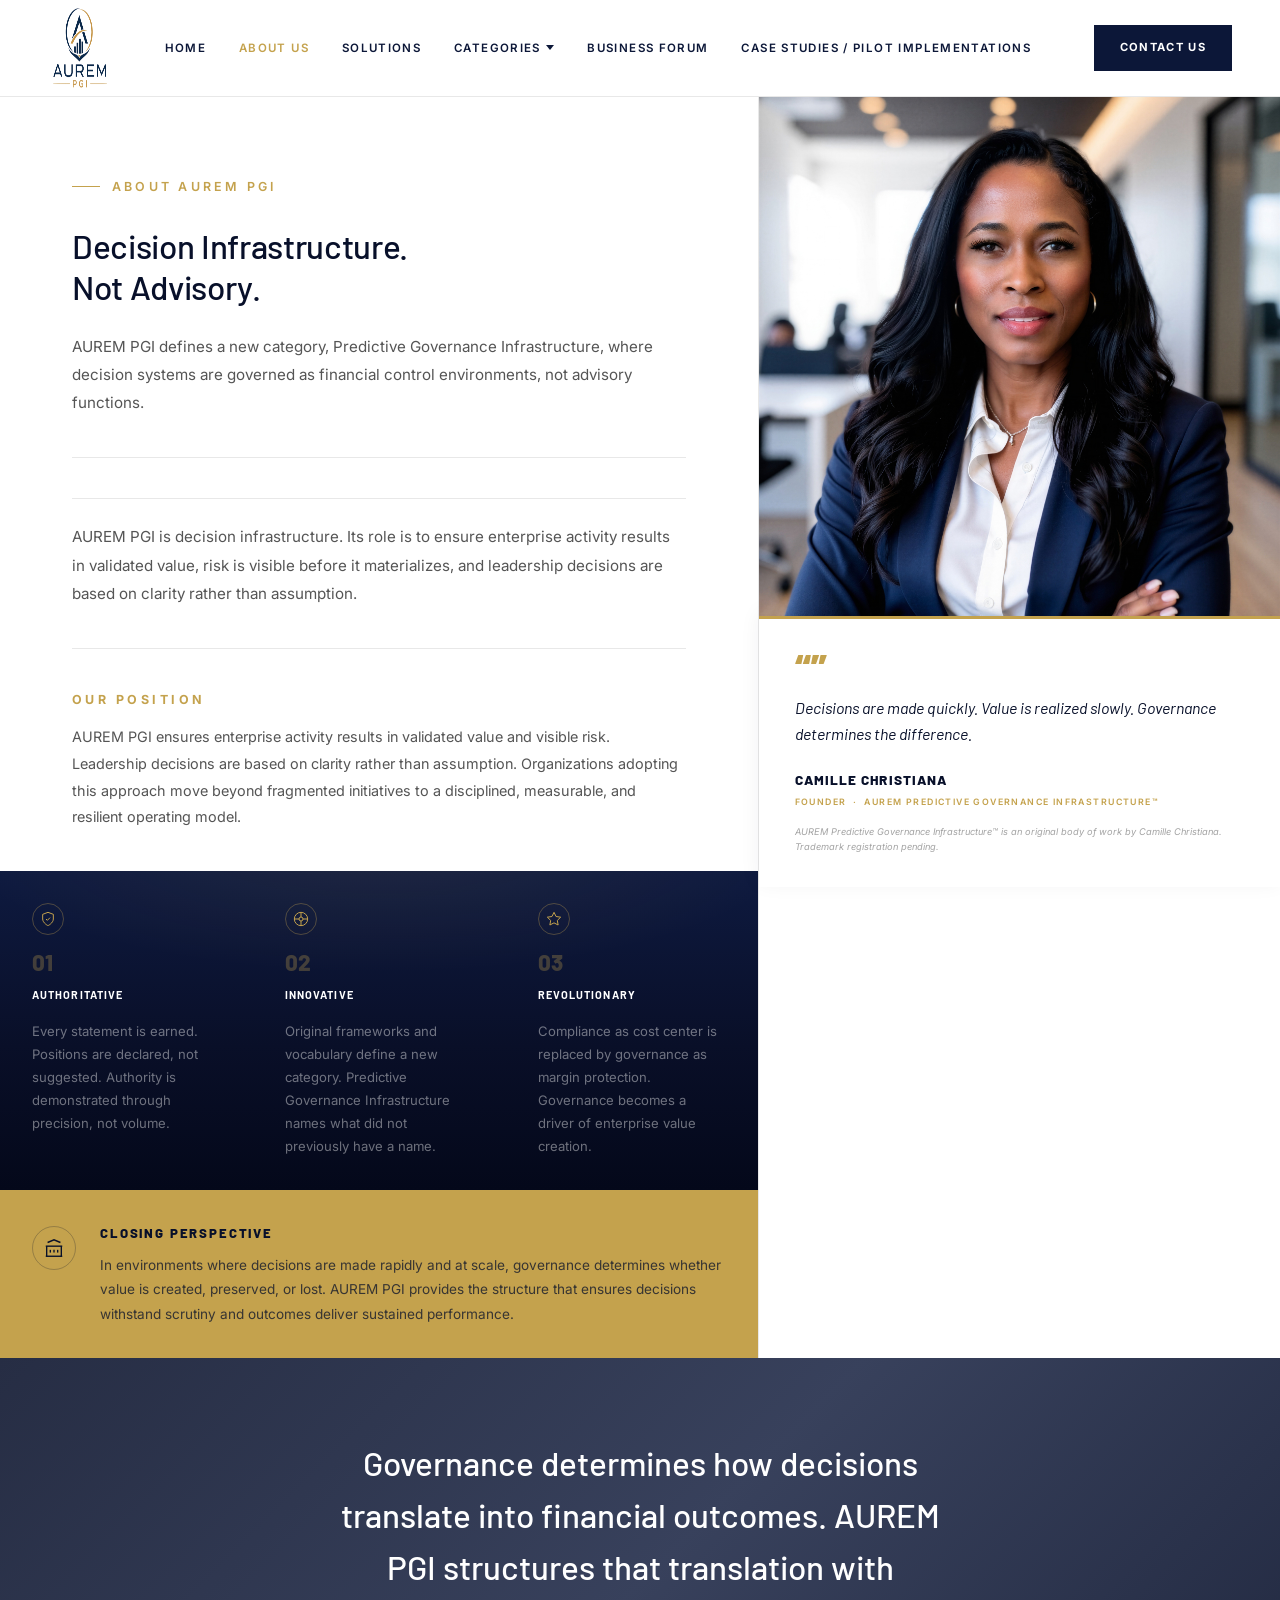
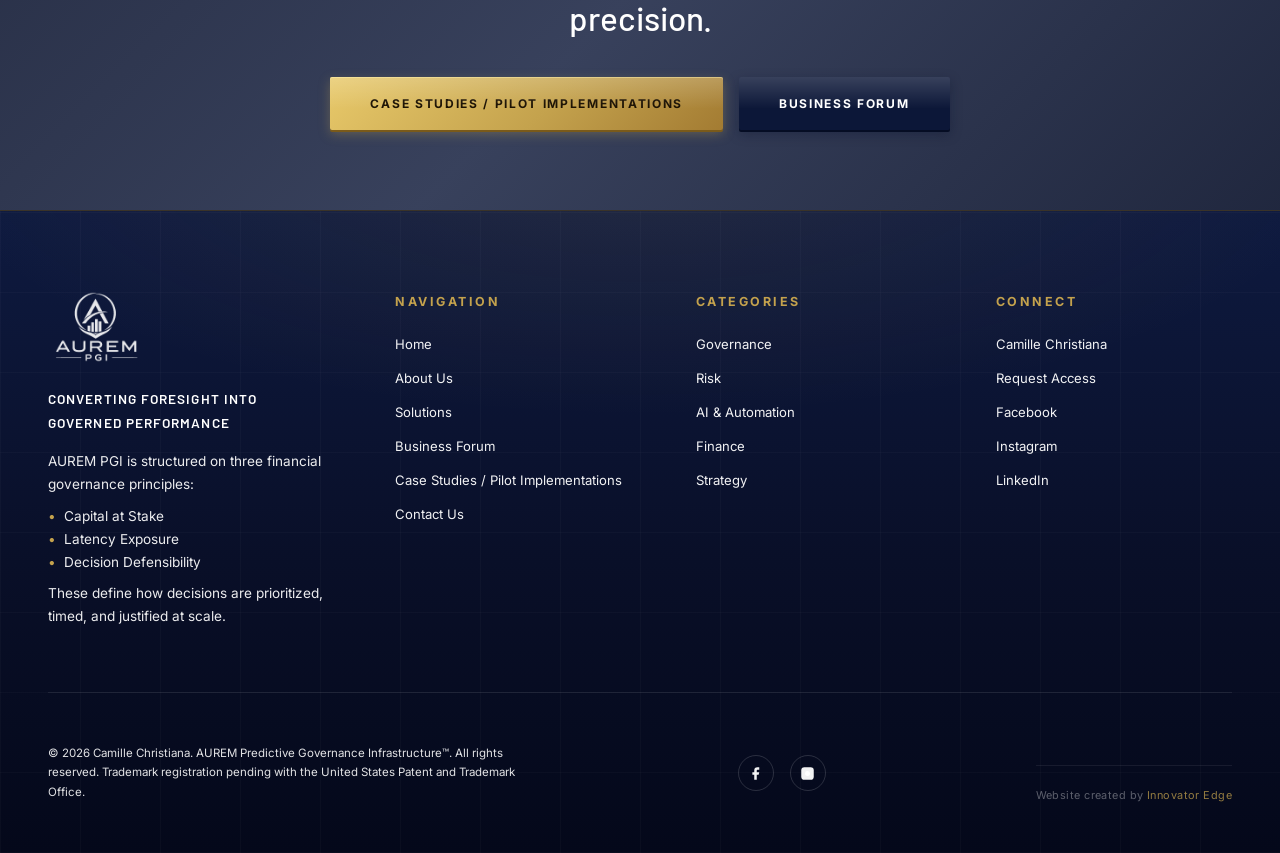
<file: about.html>
<!DOCTYPE html>
<html lang="en">
<head>
  <meta charset="UTF-8">
  <meta name="viewport" content="width=device-width, initial-scale=1.0">
  <title>About AUREM PGI | Decision Infrastructure, Not Advisory</title>
  <meta name="description" content="AUREM PGI is decision infrastructure built by Camille Christiana. Predictive governance converts compliance into capital discipline and measurable enterprise value.">
  <link rel="canonical" href="https://aurem-pgi.vercel.app/about.html">
  <link rel="icon" type="image/png" href="logo.png">
  <meta property="og:type" content="website">
  <meta property="og:site_name" content="AUREM PGI">
  <meta property="og:title" content="About AUREM PGI | Decision Infrastructure, Not Advisory">
  <meta property="og:description" content="AUREM PGI is decision infrastructure built by Camille Christiana. Predictive governance converts compliance into capital discipline and measurable enterprise value.">
  <meta property="og:url" content="https://aurem-pgi.vercel.app/about.html">
  <meta property="og:image" content="https://aurem-pgi.vercel.app/logo.png">
  <meta name="twitter:card" content="summary_large_image">
  <meta name="twitter:title" content="About AUREM PGI | Decision Infrastructure, Not Advisory">
  <meta name="twitter:description" content="AUREM PGI is decision infrastructure built by Camille Christiana. Predictive governance converts compliance into capital discipline and measurable enterprise value.">
  <meta name="twitter:image" content="https://aurem-pgi.vercel.app/logo.png">
  <link rel="stylesheet" href="css/main.css">
  <style>
    /* ─── About Page ───────────────────────────────────────── */

    /* Full-page split layout */
    .about-split {
      display: grid;
      grid-template-columns: 1.45fr 1fr;
      min-height: calc(100vh - var(--nav-h));
      padding-top: var(--nav-h);
    }

    /* ── LEFT PANEL ── */
    .about-left {
      background: var(--white);
      padding: 5rem 4.5rem 0 4.5rem;
      display: flex;
      flex-direction: column;
    }

    .about-eyebrow {
      font-family: 'Inter', sans-serif;
      font-size: 0.78rem;
      font-weight: 600;
      letter-spacing: 0.26em;
      text-transform: uppercase;
      color: var(--gold);
      display: flex;
      align-items: center;
      gap: 0.75rem;
      margin-bottom: 1.75rem;
    }

    .about-eyebrow::before {
      content: '';
      display: block;
      width: 28px;
      height: 1px;
      background: var(--gold);
    }

    .about-left h1 {
      font-family: 'Barlow', sans-serif;
      font-size: clamp(1.7rem, 2.6vw, 2.8rem);
      font-weight: 500;
      text-transform: none;
      letter-spacing: -0.01em;
      line-height: 1.25;
      color: var(--navy-deep);
      margin-bottom: 1.5rem;
    }

    .about-intro {
      font-family: 'Inter', sans-serif;
      font-size: 0.95rem;
      color: var(--g600);
      line-height: 1.85;
      margin-bottom: 2.5rem;
      padding-bottom: 2.5rem;
      border-bottom: 1px solid var(--g200);
    }

    /* OUR POSITION */
    .our-position-label {
      font-family: 'Inter', sans-serif;
      font-size: 0.78rem;
      font-weight: 700;
      letter-spacing: 0.28em;
      text-transform: uppercase;
      color: var(--gold);
      margin-bottom: 0.85rem;
    }

    .our-position-text {
      font-family: 'Inter', sans-serif;
      font-size: 0.9rem;
      color: var(--g600);
      line-height: 1.85;
      margin-bottom: 2.5rem;
    }

    /* 3-Column numbered grid */
    .about-three-grid {
      display: grid;
      grid-template-columns: repeat(3, 1fr);
      gap: 1px;
      background: rgba(255,255,255,0.08);
      margin: 0 -4.5rem;
      margin-bottom: 0;
      position: relative;
    }
    .about-three-grid::before {
      content: '';
      position: absolute;
      inset: 0;
      background:
        radial-gradient(ellipse 80% 60% at 50% -10%, rgba(196,162,77,0.10) 0%, transparent 70%),
        linear-gradient(180deg, #0e1a40 0%, #090f28 55%, #04081a 100%);
      z-index: 0;
    }

    .about-three-item {
      background: transparent;
      padding: 2rem 2rem;
      display: flex;
      flex-direction: column;
      gap: 0.5rem;
      position: relative;
      z-index: 1;
    }

    .about-three-icon {
      width: 32px;
      height: 32px;
      border: 1px solid rgba(196,162,77,0.35);
      border-radius: 50%;
      display: flex;
      align-items: center;
      justify-content: center;
      margin-bottom: 0.5rem;
    }

    .about-three-icon svg {
      width: 16px;
      height: 16px;
      stroke: var(--gold);
      fill: none;
      stroke-width: 1.5;
    }

    .about-three-num {
      font-family: 'Barlow', sans-serif;
      font-size: 1.4rem;
      font-weight: 800;
      color: rgba(196,162,77,0.3);
      line-height: 1;
      margin-bottom: 0.25rem;
    }

    .about-three-title {
      font-family: 'Barlow', sans-serif;
      font-size: 0.68rem;
      font-weight: 700;
      text-transform: uppercase;
      letter-spacing: 0.1em;
      color: var(--white);
      margin-bottom: 0.5rem;
    }

    .about-three-desc {
      font-family: 'Inter', sans-serif;
      font-size: 0.82rem;
      color: rgba(255,255,255,0.42);
      line-height: 1.75;
    }

    /* Closing Perspective */
    .closing-perspective {
      background: var(--gold);
      padding: 2rem 2rem;
      display: flex;
      align-items: flex-start;
      gap: 1.5rem;
      margin-top: auto;
      margin-left: -4.5rem;
      margin-right: -4.5rem;
    }

    .closing-icon {
      width: 44px;
      height: 44px;
      border: 1.5px solid rgba(8,16,42,0.25);
      border-radius: 50%;
      display: flex;
      align-items: center;
      justify-content: center;
      flex-shrink: 0;
      margin-top: 0.25rem;
    }

    .closing-icon svg {
      width: 22px;
      height: 22px;
      stroke: var(--navy-deep);
      fill: none;
      stroke-width: 1.5;
    }

    .closing-text-wrap {}

    .closing-label {
      font-family: 'Barlow', sans-serif;
      font-size: 0.82rem;
      font-weight: 800;
      text-transform: uppercase;
      letter-spacing: 0.14em;
      color: var(--navy-deep);
      margin-bottom: 0.5rem;
    }

    .closing-body {
      font-family: 'Inter', sans-serif;
      font-size: 0.85rem;
      color: rgba(8,16,42,0.75);
      line-height: 1.8;
    }

    /* ── RIGHT PANEL ── */
    .about-right {
      position: relative;
      display: flex;
      flex-direction: column;
      background: var(--white);
      border-left: 1px solid var(--g200);
    }

    .about-photo {
      position: relative;
      overflow: hidden;
      background: var(--white);
      height: 520px;
    }

    .about-photo img {
      width: 100%;
      height: 100%;
      object-fit: cover;
      object-position: center 15%;
      display: block;
    }

    /* Photo overlay removed — not needed with contain layout */
    .about-photo::after { display: none; }

    /* Quote card */
    .about-quote-card {
      background: var(--white);
      border-top: 3px solid var(--gold);
      padding: 2rem 2.25rem;
      position: relative;
      box-shadow: 0 -4px 20px rgba(12,23,56,0.06);
    }

    .about-quote-marks {
      font-family: 'Barlow', sans-serif;
      font-size: 2.5rem;
      font-weight: 800;
      color: var(--gold);
      line-height: 0.8;
      margin-bottom: 0.75rem;
      display: block;
    }

    .about-quote-text {
      font-family: 'Barlow', sans-serif;
      font-size: 1rem;
      font-weight: 400;
      font-style: italic;
      color: var(--navy-deep);
      line-height: 1.65;
      margin-bottom: 1.25rem;
    }

    .about-quote-name {
      font-family: 'Barlow', sans-serif;
      font-size: 0.85rem;
      font-weight: 800;
      text-transform: uppercase;
      letter-spacing: 0.08em;
      color: var(--navy-deep);
      margin-bottom: 0.15rem;
    }

    .about-quote-role {
      font-family: 'Inter', sans-serif;
      font-size: 0.55rem;
      font-weight: 600;
      letter-spacing: 0.16em;
      text-transform: uppercase;
      color: var(--gold);
    }

    .about-quote-tm {
      font-family: 'Inter', sans-serif;
      font-size: 0.58rem;
      color: var(--g400);
      line-height: 1.6;
      margin-top: 1rem;
      font-style: italic;
    }

    /* CTA */
    .about-cta {
      position: relative;
      background-image: url('https://images.unsplash.com/photo-1695668548342-c0c1ad479aee?ixid=M3w5MjUzMzZ8MHwxfHNlYXJjaHw4fHxkYXRhJTIwY2VudGVyJTIwc2VydmVyJTIwcm9vbSUyMGRhcmt8ZW58MHwwfHx8MTc3NzY3OTQzM3ww&ixlib=rb-4.1.0&w=1600&h=600&fit=crop&auto=format&q=80');
      background-size: cover;
      background-position: center;
      padding: 5rem 3rem;
      text-align: center;
      overflow: hidden;
    }
    .about-cta::before {
      content: '';
      position: absolute;
      inset: 0;
      background: linear-gradient(
        135deg,
        rgba(8,16,42,0.88) 0%,
        rgba(12,23,56,0.82) 50%,
        rgba(8,16,42,0.90) 100%
      );
      z-index: 0;
    }
    .about-cta > * { position: relative; z-index: 1; }

    .about-cta h2 {
      font-size: clamp(1.7rem, 2.6vw, 2.8rem);
      font-weight: 500;
      color: var(--white);
      max-width: 600px;
      margin: 0 auto 2rem;
      line-height: 1.55;
    }

    .about-cta-btns {
      display: flex;
      gap: 1rem;
      justify-content: center;
      flex-wrap: wrap;
    }

    /* Responsive */
    @media (max-width: 1100px) {
      .about-split { grid-template-columns: 1fr; }
      .about-left { padding: 4rem 3rem 0 3rem; }
      .closing-perspective { padding: 2rem 3rem; }
      .about-right { min-height: 520px; }
      .about-photo { min-height: 400px; }
    }

    @media (max-width: 768px) {
      .about-left { padding: 3.5rem 1.5rem 0 1.5rem; }
      .closing-perspective { padding: 1.75rem 1.5rem; flex-direction: column; gap: 1rem; margin-left: -1.5rem; margin-right: -1.5rem; }
      .about-three-grid { grid-template-columns: 1fr; margin-left: -1.5rem; margin-right: -1.5rem; }
      .about-cta { padding: 4rem 1.5rem; }
    }
  </style>
</head>
<body>

  <!-- Navigation -->
  <nav class="site-nav">
    <div class="nav-inner">
      <a href="index.html" class="nav-logo"><img src="logo-transparent.png" alt="AUREM PGI"></a>
      <ul class="nav-links">
        <li><a href="index.html">Home</a></li>
        <li><a href="about.html" class="active">About Us</a></li>
        <li><a href="solutions.html">Solutions</a></li>
        <li>
          <button>Categories <span class="nav-arrow"></span></button>
          <div class="nav-dropdown">
            <a href="governance.html">Governance</a>
            <a href="risk.html">Risk</a>
            <a href="ai-automation.html">AI &amp; Automation</a>
            <a href="finance.html">Finance</a>
            <a href="leadership.html">Leadership</a>
            <a href="data-analytics.html">Data Analytics</a>
            <a href="strategy.html">Strategy</a>
          </div>
        </li>
        <li><a href="business-forum.html">Business Forum</a></li>
        <li><a href="case-studies.html">Case Studies / Pilot Implementations</a></li>
      </ul>
      <a href="contact.html" class="nav-cta">Contact Us</a>
      <button class="nav-hamburger" id="hamburger" onclick="toggleNav()" aria-label="Menu">
        <span></span><span></span><span></span>
      </button>
    </div>
  </nav>

  <div class="mobile-menu" id="mobileMenu">
    <a href="index.html">Home</a>
    <a href="about.html">About Us</a>
    <a href="solutions.html">Solutions</a>
    <span class="mob-cat">Categories</span>
    <a href="governance.html" class="mob-sub">Governance</a>
    <a href="risk.html" class="mob-sub">Risk</a>
    <a href="ai-automation.html" class="mob-sub">AI &amp; Automation</a>
    <a href="finance.html" class="mob-sub">Finance</a>
    <a href="leadership.html" class="mob-sub">Leadership</a>
    <a href="data-analytics.html" class="mob-sub">Data Analytics</a>
    <a href="strategy.html" class="mob-sub">Strategy</a>
    <a href="business-forum.html">Business Forum</a>
    <a href="case-studies.html">Case Studies / Pilot Implementations</a>
    <a href="contact.html" class="m-cta">Contact Us</a>
  </div>


  <!-- Split Layout -->
  <section class="about-split">

    <!-- ── LEFT ── -->
    <div class="about-left">

      <div class="about-eyebrow">About AUREM PGI</div>

      <h1>Decision Infrastructure.<br>Not Advisory.</h1>

      <p class="about-intro">AUREM PGI defines a new category, Predictive Governance Infrastructure, where decision systems are governed as financial control environments, not advisory functions.</p>
      <p class="about-intro" style="border-top:1px solid var(--g200);padding-top:1.5rem;margin-top:0;">AUREM PGI is decision infrastructure. Its role is to ensure enterprise activity results in validated value, risk is visible before it materializes, and leadership decisions are based on clarity rather than assumption.</p>

      <div class="our-position-label">Our Position</div>
      <p class="our-position-text">AUREM PGI ensures enterprise activity results in validated value and visible risk. Leadership decisions are based on clarity rather than assumption. Organizations adopting this approach move beyond fragmented initiatives to a disciplined, measurable, and resilient operating model.</p>

      <!-- 3-Column Grid -->
      <div class="about-three-grid">
        <div class="about-three-item">
          <div class="about-three-icon">
            <svg viewBox="0 0 24 24"><path d="M12 22s8-4 8-10V5l-8-3-8 3v7c0 6 8 10 8 10z"/><path d="M9 12l2 2 4-4"/></svg>
          </div>
          <div class="about-three-num">01</div>
          <div class="about-three-title">Authoritative</div>
          <div class="about-three-desc">Every statement is earned. Positions are declared, not suggested. Authority is demonstrated through precision, not volume.</div>
        </div>
        <div class="about-three-item">
          <div class="about-three-icon">
            <svg viewBox="0 0 24 24"><circle cx="12" cy="12" r="10"/><circle cx="12" cy="12" r="3"/><line x1="12" y1="2" x2="12" y2="9"/><line x1="12" y1="15" x2="12" y2="22"/><line x1="2" y1="12" x2="9" y2="12"/><line x1="15" y1="12" x2="22" y2="12"/></svg>
          </div>
          <div class="about-three-num">02</div>
          <div class="about-three-title">Innovative</div>
          <div class="about-three-desc">Original frameworks and vocabulary define a new category. Predictive Governance Infrastructure names what did not previously have a name.</div>
        </div>
        <div class="about-three-item">
          <div class="about-three-icon">
            <svg viewBox="0 0 24 24"><polygon points="12,2 15.09,8.26 22,9.27 17,14.14 18.18,21.02 12,17.77 5.82,21.02 7,14.14 2,9.27 8.91,8.26"/></svg>
          </div>
          <div class="about-three-num">03</div>
          <div class="about-three-title">Revolutionary</div>
          <div class="about-three-desc">Compliance as cost center is replaced by governance as margin protection. Governance becomes a driver of enterprise value creation.</div>
        </div>
      </div>

      <!-- Closing Perspective -->
      <div class="closing-perspective">
        <div class="closing-icon">
          <svg viewBox="0 0 24 24"><path d="M3 21h18"/><path d="M3 10h18"/><path d="M5 6l7-3 7 3"/><path d="M4 10v11"/><path d="M20 10v11"/><path d="M8 14v3"/><path d="M12 14v3"/><path d="M16 14v3"/></svg>
        </div>
        <div class="closing-text-wrap">
          <div class="closing-label">Closing Perspective</div>
          <p class="closing-body">In environments where decisions are made rapidly and at scale, governance determines whether value is created, preserved, or lost. AUREM PGI provides the structure that ensures decisions withstand scrutiny and outcomes deliver sustained performance.</p>
        </div>
      </div>

    </div><!-- /about-left -->

    <!-- ── RIGHT ── -->
    <div class="about-right">
      <div class="about-photo">
        <img src="camille-headshot.jpeg" alt="Camille Christiana, Founder of AUREM PGI">
      </div>
      <div class="about-quote-card">
        <span class="about-quote-marks">&ldquo;&rdquo;</span>
        <p class="about-quote-text">Decisions are made quickly. Value is realized slowly. Governance determines the difference.</p>
        <div class="about-quote-name">Camille Christiana</div>
        <div class="about-quote-role">Founder &nbsp;&middot;&nbsp; AUREM Predictive Governance Infrastructure™</div>
        <div class="about-quote-tm">AUREM Predictive Governance Infrastructure™ is an original body of work by Camille Christiana. Trademark registration pending.</div>
      </div>
    </div><!-- /about-right -->

  </section>


  <!-- CTA -->
  <section class="about-cta">
    <h2 class="fi">Governance determines how decisions translate into financial outcomes. AUREM PGI structures that translation with precision.</h2>
    <div class="about-cta-btns fi d1">
      <a href="case-studies.html" class="btn-primary">Case Studies / Pilot Implementations</a>
      <a href="business-forum.html" class="btn-primary" style="background:var(--navy);border-color:var(--navy);color:#fff;box-shadow:0 2px 0 #050d24,0 4px 12px rgba(8,16,42,0.35);">Business Forum</a>
    </div>
  </section>


  <!-- Footer -->
  <footer class="site-footer">
    <div class="footer-inner">
      <div class="footer-top">
        <div class="footer-brand">
          <img src="logo-transparent.png" alt="AUREM PGI">
          <div class="footer-tagline">Converting Foresight into Governed Performance</div>
          <div class="footer-desc">AUREM PGI is structured on three financial governance principles:<ul class="footer-list"><li>Capital at Stake</li><li>Latency Exposure</li><li>Decision Defensibility</li></ul>These define how decisions are prioritized, timed, and justified at scale.</div>
        </div>
        <div class="footer-col">
          <div class="footer-col-title">Navigation</div>
          <a href="index.html">Home</a>
          <a href="about.html">About Us</a>
          <a href="solutions.html">Solutions</a>
          <a href="business-forum.html">Business Forum</a>
          <a href="case-studies.html">Case Studies / Pilot Implementations</a>
          <a href="contact.html">Contact Us</a>
        </div>
        <div class="footer-col">
          <div class="footer-col-title">Categories</div>
          <a href="governance.html">Governance</a>
          <a href="risk.html">Risk</a>
          <a href="ai-automation.html">AI &amp; Automation</a>
          <a href="finance.html">Finance</a>
          <a href="strategy.html">Strategy</a>
        </div>
        <div class="footer-col">
          <div class="footer-col-title">Connect</div>
          <a href="https://camillechristiana.com" rel="author" target="_blank">Camille Christiana</a>
          <a href="contact.html">Request Access</a>
          <a href="https://www.facebook.com" target="_blank">Facebook</a>
          <a href="https://www.instagram.com" target="_blank">Instagram</a>
          <a href="https://www.linkedin.com" target="_blank">LinkedIn</a>
        </div>
      </div>
      <div class="footer-bottom">
        <div class="footer-copy">© 2026 Camille Christiana. AUREM Predictive Governance Infrastructure™. All rights reserved. Trademark registration pending with the United States Patent and Trademark Office.</div>
        <div class="footer-social">
          <a href="#" aria-label="Facebook">
            <svg viewBox="0 0 24 24"><path d="M18 2h-3a5 5 0 00-5 5v3H7v4h3v8h4v-8h3l1-4h-4V7a1 1 0 011-1h3z"/></svg>
          </a>
          <a href="#" aria-label="Instagram">
            <svg viewBox="0 0 24 24"><rect x="2" y="2" width="20" height="20" rx="5" ry="5"/><path d="M16 11.37A4 4 0 1112.63 8 4 4 0 0116 11.37z"/><line x1="17.5" y1="6.5" x2="17.51" y2="6.5" stroke-width="2" stroke="currentColor"/></svg>
          </a>
        </div>
      <div class="footer-credit">Website created by <a href="https://innovatoredge.com" target="_blank">Innovator Edge</a></div>
      </div>
    </div>
  </footer>


  <script>
    function toggleNav() { document.getElementById('mobileMenu').classList.toggle('open'); }
    document.querySelectorAll('.nav-links > li > button').forEach(function(btn) {
      btn.addEventListener('click', function(e) {
        e.stopPropagation();
        var li = this.closest('li');
        var isOpen = li.classList.contains('open');
        document.querySelectorAll('.nav-links > li').forEach(function(el) { el.classList.remove('open'); });
        if (!isOpen) li.classList.add('open');
      });
    });
    document.addEventListener('click', function() {
      document.querySelectorAll('.nav-links > li').forEach(function(el) { el.classList.remove('open'); });
    });
    const io = new IntersectionObserver((entries) => {
      entries.forEach(e => { if (e.isIntersecting) { e.target.classList.add('up'); io.unobserve(e.target); } });
    }, { threshold: 0.1 });
    document.querySelectorAll('.fi').forEach(el => io.observe(el));
  </script>

</body>
</html>
</file>
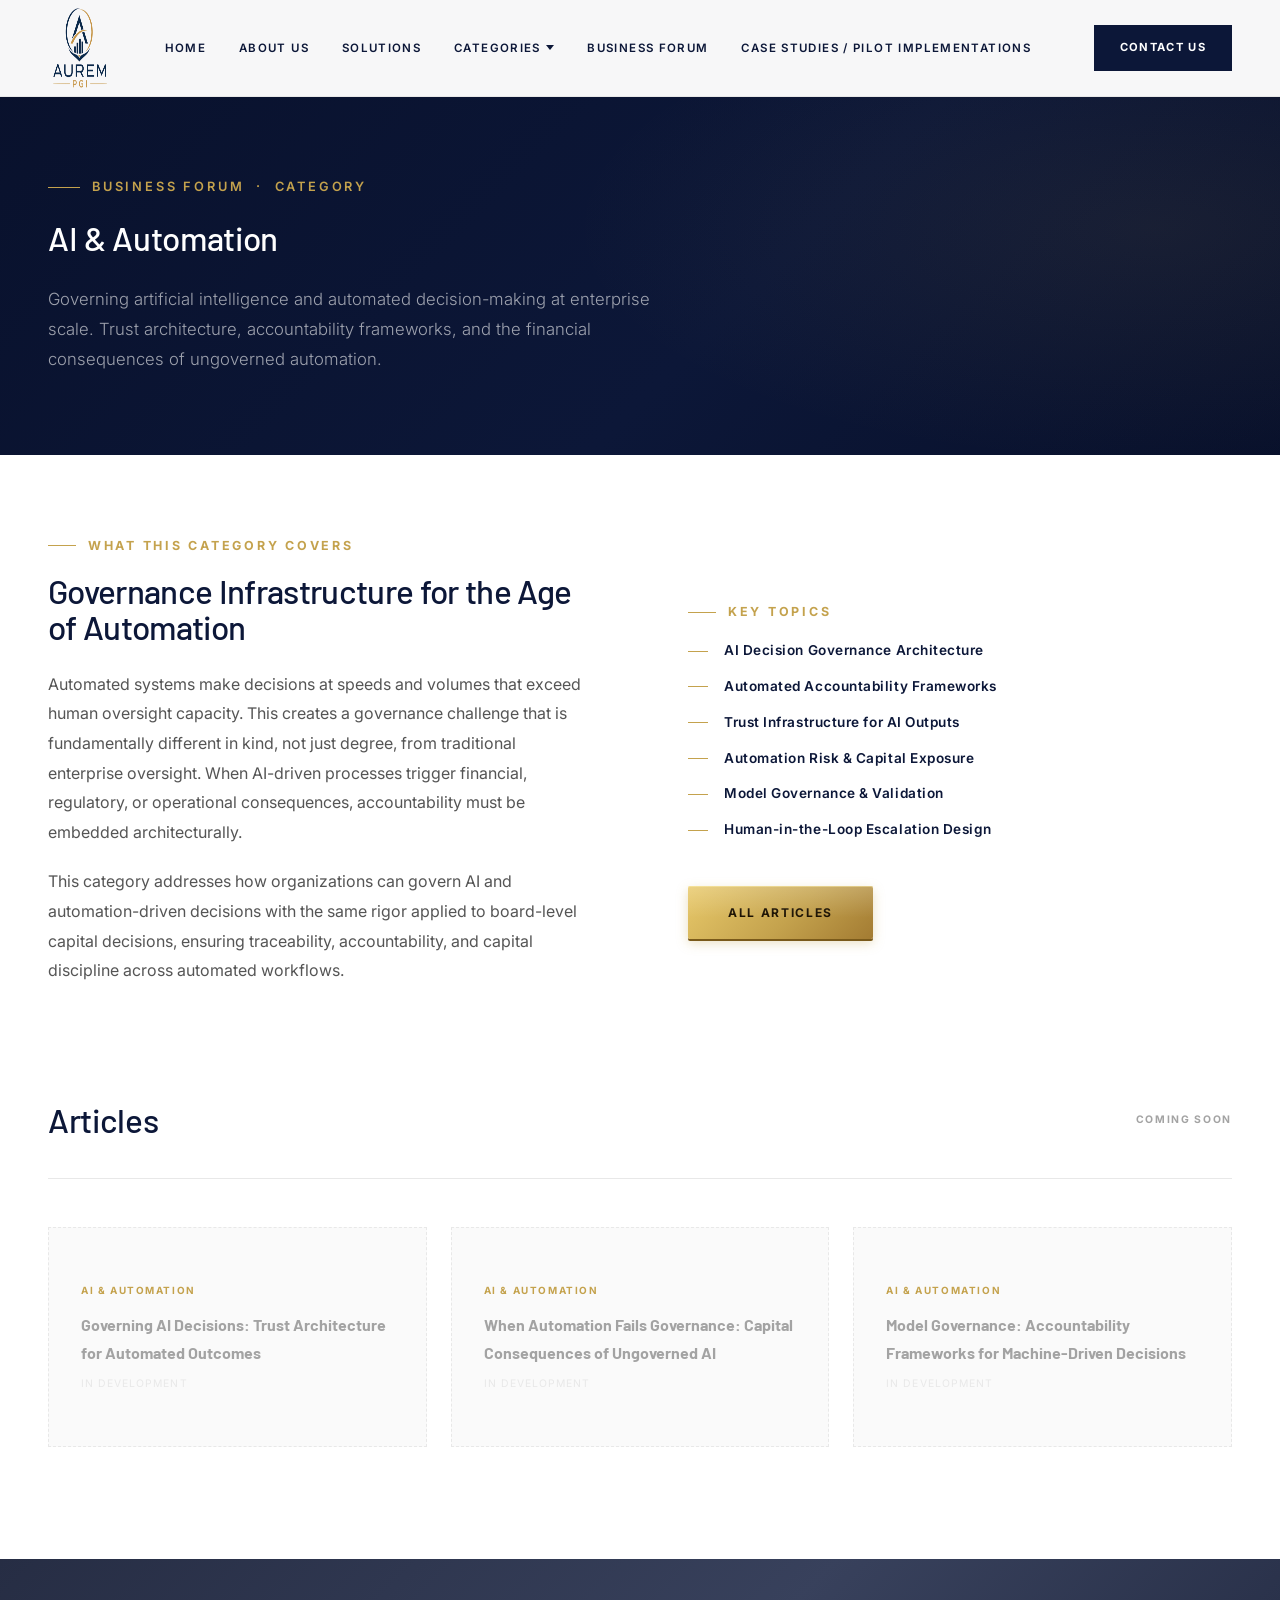
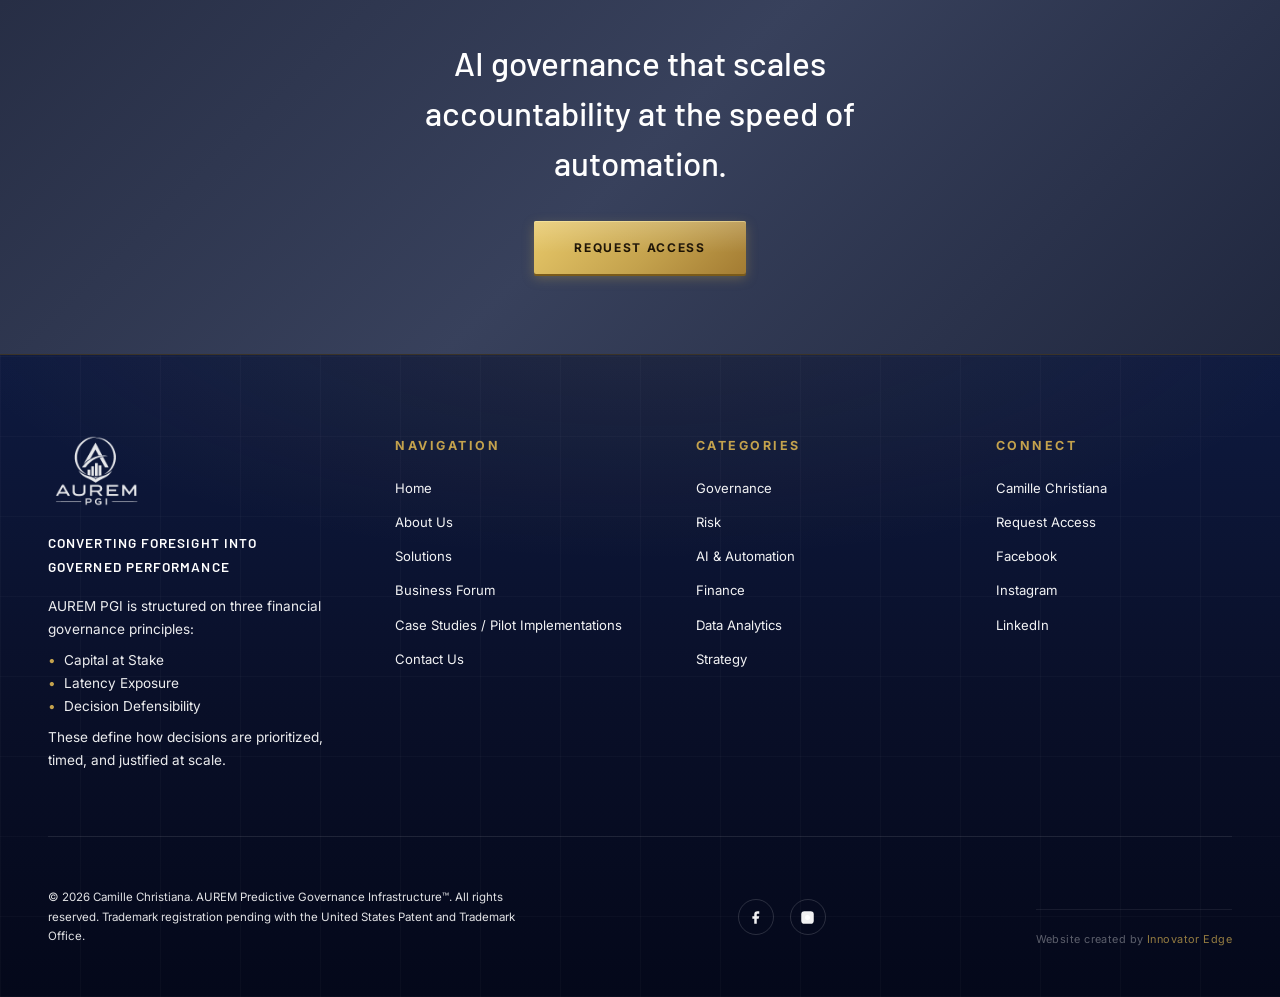
<file: ai-automation.html>
<!DOCTYPE html>
<html lang="en">
<head>
  <meta charset="UTF-8">
  <meta name="viewport" content="width=device-width, initial-scale=1.0">
  <title>AI &amp; Automation Governance Articles | AUREM PGI</title>
  <meta name="description" content="AI and automation governance from AUREM PGI — accountability frameworks, predictive control, and governance for AI-driven enterprise decision systems.">
  <link rel="canonical" href="https://aurem-pgi.vercel.app/ai-automation.html">
  <link rel="icon" type="image/png" href="logo.png">
  <meta property="og:type" content="website">
  <meta property="og:site_name" content="AUREM PGI">
  <meta property="og:title" content="AI &amp; Automation Governance Articles | AUREM PGI">
  <meta property="og:description" content="AI and automation governance from AUREM PGI — accountability frameworks, predictive control, and governance for AI-driven enterprise decision systems.">
  <meta property="og:url" content="https://aurem-pgi.vercel.app/ai-automation.html">
  <meta property="og:image" content="https://aurem-pgi.vercel.app/logo.png">
  <meta name="twitter:card" content="summary_large_image">
  <meta name="twitter:title" content="AI &amp; Automation Governance Articles | AUREM PGI">
  <meta name="twitter:description" content="AI and automation governance from AUREM PGI — accountability frameworks, predictive control, and governance for AI-driven enterprise decision systems.">
  <meta name="twitter:image" content="https://aurem-pgi.vercel.app/logo.png">
  <link rel="stylesheet" href="css/main.css">
  <style>
    .cat-intro { padding: 5rem 3rem 6rem; background: var(--white); }
    .cat-intro-inner { max-width: 1440px; margin: 0 auto; display: grid; grid-template-columns: 1fr 1fr; gap: 6rem; align-items: center; }
    .cat-intro-left h2 { font-size: clamp(1.7rem, 2.6vw, 2.8rem); font-weight: 500; text-transform: none; letter-spacing: -0.02em; color: var(--navy); margin: 0.75rem 0 1.5rem; }
    .cat-intro-left p { font-family: 'Inter',sans-serif; font-size: 1rem; color: var(--g600); line-height: 1.85; margin-bottom: 1.25rem; }
    .key-topic { display: flex; align-items: center; gap: 1rem; font-family: 'Inter',sans-serif; font-size: 0.85rem; font-weight: 600; color: var(--navy); letter-spacing: 0.04em; margin-bottom: 0.75rem; }
    .key-topic::before { content: ''; display: block; width: 20px; height: 1px; background: var(--gold); flex-shrink: 0; }
    .cat-articles { padding: 0 3rem 7rem; background: var(--white); }
    .cat-articles-inner { max-width: 1440px; margin: 0 auto; }
    .cat-articles-header { padding-bottom: 2.5rem; border-bottom: 1px solid var(--g200); margin-bottom: 3rem; display: flex; justify-content: space-between; align-items: center; flex-wrap: wrap; gap: 1rem; }
    .cat-articles-header h2 { font-size: clamp(1.7rem, 2.6vw, 2.8rem); font-weight: 500; text-transform: none; letter-spacing: -0.01em; color: var(--navy); }
    .cat-count { font-family: 'Inter',sans-serif; font-size: 0.65rem; font-weight: 700; letter-spacing: 0.16em; text-transform: uppercase; color: var(--g400); }
    .cat-cta { position: relative; background-image: url('https://images.unsplash.com/photo-1695668548342-c0c1ad479aee?ixlib=rb-4.1.0&w=1600&h=600&fit=crop&auto=format&q=80'); background-size: cover; background-position: center; padding: 5rem 3rem; text-align: center; overflow: hidden; }
    .cat-cta::before { content: ''; position: absolute; inset: 0; background: linear-gradient(135deg, rgba(8,16,42,0.88) 0%, rgba(12,23,56,0.82) 50%, rgba(8,16,42,0.90) 100%); z-index: 0; }
    .cat-cta > * { position: relative; z-index: 1; }
    .cat-cta h2 { font-size: clamp(1.7rem, 2.6vw, 2.8rem); font-weight: 500; color: var(--white); max-width: 560px; margin: 0 auto 2rem; line-height: 1.5; }
    .soon-grid { display: grid; grid-template-columns: repeat(3,1fr); gap: 1.5rem; }
    .soon-card { background: var(--g50); border: 1px dashed var(--g200); padding: 2.5rem 2rem; min-height: 220px; display: flex; flex-direction: column; justify-content: center; }
    .soon-card-cat { font-family: 'Inter',sans-serif; font-size: 0.62rem; font-weight: 700; letter-spacing: 0.16em; text-transform: uppercase; color: var(--gold); margin-bottom: 0.75rem; }
    .soon-card-title { font-family: 'Barlow',sans-serif; font-size: 1rem; font-weight: 700; color: var(--g400); margin-bottom: 0.5rem; }
    .soon-card-label { font-family: 'Inter',sans-serif; font-size: 0.65rem; letter-spacing: 0.1em; text-transform: uppercase; color: var(--g200); }
    @media (max-width:1100px) { .cat-intro-inner { grid-template-columns: 1fr; gap: 3rem; } .soon-grid { grid-template-columns: 1fr 1fr; } }
    @media (max-width:768px) { .cat-intro,.cat-articles { padding: 4rem 1.5rem; } .soon-grid { grid-template-columns: 1fr; } }
  </style>
</head>
<body>

  <nav class="site-nav">
    <div class="nav-inner">
      <a href="index.html" class="nav-logo"><img src="logo-transparent.png" alt="AUREM PGI"></a>
      <ul class="nav-links">
        <li><a href="index.html">Home</a></li><li><a href="about.html">About Us</a></li><li><a href="solutions.html">Solutions</a></li>
        <li>
          <button>Categories <span class="nav-arrow"></span></button>
          <div class="nav-dropdown">
            <a href="governance.html">Governance</a><a href="risk.html">Risk</a>
            <a href="ai-automation.html" class="active">AI &amp; Automation</a>
            <a href="finance.html">Finance</a>
<a href="leadership.html">Leadership</a>
            <a href="data-analytics.html">Data Analytics</a>
            <a href="strategy.html">Strategy</a>
          </div>
        </li>
        <li><a href="business-forum.html">Business Forum</a></li><li><a href="case-studies.html">Case Studies / Pilot Implementations</a></li>
      </ul>
      <a href="contact.html" class="nav-cta">Contact Us</a>
      <button class="nav-hamburger" id="hamburger" onclick="toggleNav()" aria-label="Menu"><span></span><span></span><span></span></button>
    </div>
  </nav>
  <div class="mobile-menu" id="mobileMenu">
    <a href="index.html">Home</a><a href="about.html">About Us</a><a href="solutions.html">Solutions</a>
    <span class="mob-cat">Categories</span>
    <a href="governance.html" class="mob-sub">Governance</a><a href="risk.html" class="mob-sub">Risk</a>
    <a href="ai-automation.html" class="mob-sub">AI &amp; Automation</a><a href="finance.html" class="mob-sub">Finance</a>
    
    <a href="leadership.html" class="mob-sub">Leadership</a>
    <a href="data-analytics.html" class="mob-sub">Data Analytics</a>
    <a href="strategy.html" class="mob-sub">Strategy</a><a href="business-forum.html">Business Forum</a><a href="case-studies.html">Case Studies / Pilot Implementations</a>
    <a href="contact.html" class="m-cta">Contact Us</a>
  </div>

  <section class="page-hero">
    <div class="page-hero-eyebrow fi">Business Forum &nbsp;·&nbsp; Category</div>
    <h1 class="fi d1">AI &amp; Automation</h1>
    <p class="fi d2">Governing artificial intelligence and automated decision-making at enterprise scale. Trust architecture, accountability frameworks, and the financial consequences of ungoverned automation.</p>
  </section>

  <section class="cat-intro">
    <div class="cat-intro-inner">
      <div class="cat-intro-left fi">
        <div class="section-label">What This Category Covers</div>
        <h2>Governance Infrastructure for the Age of Automation</h2>
        <p>Automated systems make decisions at speeds and volumes that exceed human oversight capacity. This creates a governance challenge that is fundamentally different in kind, not just degree, from traditional enterprise oversight. When AI-driven processes trigger financial, regulatory, or operational consequences, accountability must be embedded architecturally.</p>
        <p>This category addresses how organizations can govern AI and automation-driven decisions with the same rigor applied to board-level capital decisions, ensuring traceability, accountability, and capital discipline across automated workflows.</p>
      </div>
      <div class="fi d1">
        <div class="section-label">Key Topics</div>
        <div class="key-topic">AI Decision Governance Architecture</div>
        <div class="key-topic">Automated Accountability Frameworks</div>
        <div class="key-topic">Trust Infrastructure for AI Outputs</div>
        <div class="key-topic">Automation Risk &amp; Capital Exposure</div>
        <div class="key-topic">Model Governance &amp; Validation</div>
        <div class="key-topic">Human-in-the-Loop Escalation Design</div>
        <a href="business-forum.html" class="btn-primary" style="margin-top:2rem;">All Articles</a>
      </div>
    </div>
  </section>

  <section class="cat-articles">
    <div class="cat-articles-inner">
      <div class="cat-articles-header fi">
        <h2>Articles</h2>
        <span class="cat-count">Coming Soon</span>
      </div>
      <div class="soon-grid fi d1">
        <div class="soon-card">
          <div class="soon-card-cat">AI &amp; Automation</div>
          <div class="soon-card-title">Governing AI Decisions: Trust Architecture for Automated Outcomes</div>
          <div class="soon-card-label">In Development</div>
        </div>
        <div class="soon-card">
          <div class="soon-card-cat">AI &amp; Automation</div>
          <div class="soon-card-title">When Automation Fails Governance: Capital Consequences of Ungoverned AI</div>
          <div class="soon-card-label">In Development</div>
        </div>
        <div class="soon-card">
          <div class="soon-card-cat">AI &amp; Automation</div>
          <div class="soon-card-title">Model Governance: Accountability Frameworks for Machine-Driven Decisions</div>
          <div class="soon-card-label">In Development</div>
        </div>
      </div>
    </div>
  </section>

  <section class="cat-cta">
    <h2 class="fi">AI governance that scales accountability at the speed of automation.</h2>
    <a href="contact.html" class="btn-primary fi d1">Request Access</a>
  </section>

  <footer class="site-footer">
    <div class="footer-inner">
      <div class="footer-top">
        <div class="footer-brand"><img src="logo-transparent.png" alt="AUREM PGI"><div class="footer-tagline">Converting Foresight into Governed Performance</div><div class="footer-desc">AUREM PGI is structured on three financial governance principles:<ul class="footer-list"><li>Capital at Stake</li><li>Latency Exposure</li><li>Decision Defensibility</li></ul>These define how decisions are prioritized, timed, and justified at scale.</div></div>
        <div class="footer-col"><div class="footer-col-title">Navigation</div><a href="index.html">Home</a><a href="about.html">About Us</a><a href="solutions.html">Solutions</a><a href="business-forum.html">Business Forum</a><a href="case-studies.html">Case Studies / Pilot Implementations</a><a href="contact.html">Contact Us</a></div>
        <div class="footer-col"><div class="footer-col-title">Categories</div><a href="governance.html">Governance</a><a href="risk.html">Risk</a><a href="ai-automation.html">AI &amp; Automation</a><a href="finance.html">Finance</a><a href="data-analytics.html">Data Analytics</a><a href="strategy.html">Strategy</a></div>
        <div class="footer-col"><div class="footer-col-title">Connect</div><a href="https://camillechristiana.com" rel="author" target="_blank">Camille Christiana</a><a href="contact.html">Request Access</a><a href="https://www.facebook.com" target="_blank">Facebook</a><a href="https://www.instagram.com" target="_blank">Instagram</a><a href="https://www.linkedin.com" target="_blank">LinkedIn</a></div>
      </div>
      <div class="footer-bottom">
        <div class="footer-copy">© 2026 Camille Christiana. AUREM Predictive Governance Infrastructure™. All rights reserved. Trademark registration pending with the United States Patent and Trademark Office.</div>
        <div class="footer-social"><a href="#" aria-label="Facebook"><svg viewBox="0 0 24 24"><path d="M18 2h-3a5 5 0 00-5 5v3H7v4h3v8h4v-8h3l1-4h-4V7a1 1 0 011-1h3z"/></svg></a><a href="#" aria-label="Instagram"><svg viewBox="0 0 24 24"><rect x="2" y="2" width="20" height="20" rx="5" ry="5"/><path d="M16 11.37A4 4 0 1112.63 8 4 4 0 0116 11.37z"/><line x1="17.5" y1="6.5" x2="17.51" y2="6.5" stroke-width="2" stroke="currentColor"/></svg></a></div>
      <div class="footer-credit">Website created by <a href="https://innovatoredge.com" target="_blank">Innovator Edge</a></div>
      </div>
    </div>
  </footer>

  <script>
    function toggleNav() { document.getElementById('mobileMenu').classList.toggle('open'); }
    // nav-dropdown-toggle
    document.querySelectorAll('.nav-links > li > button').forEach(function(btn) {
      btn.addEventListener('click', function(e) {
        e.stopPropagation();
        var li = this.closest('li');
        var isOpen = li.classList.contains('open');
        document.querySelectorAll('.nav-links > li').forEach(function(el) { el.classList.remove('open'); });
        if (!isOpen) li.classList.add('open');
      });
    });
    document.addEventListener('click', function() {
      document.querySelectorAll('.nav-links > li').forEach(function(el) { el.classList.remove('open'); });
    });
    const io = new IntersectionObserver((entries) => { entries.forEach(e => { if (e.isIntersecting) { e.target.classList.add('up'); io.unobserve(e.target); } }); }, { threshold: 0.1 });
    document.querySelectorAll('.fi').forEach(el => io.observe(el));
  </script>
</body>
</html>
</file>
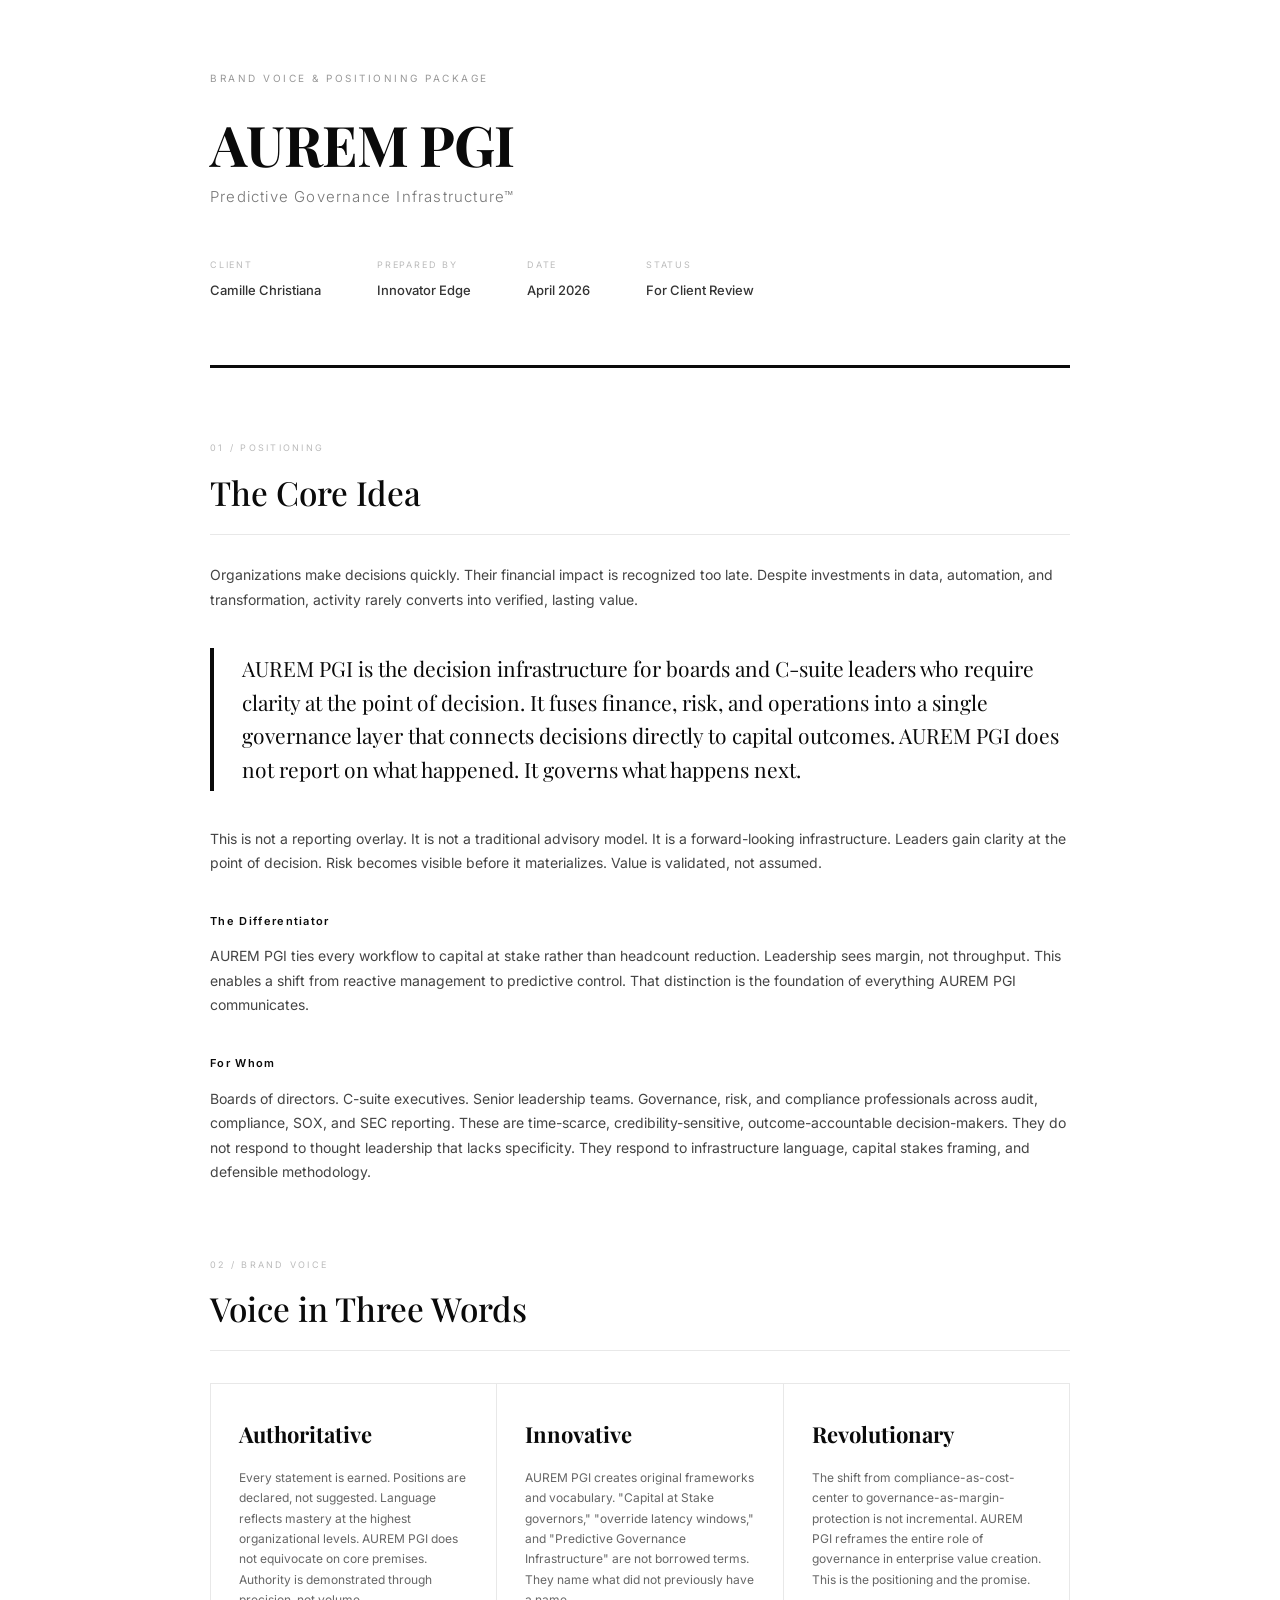
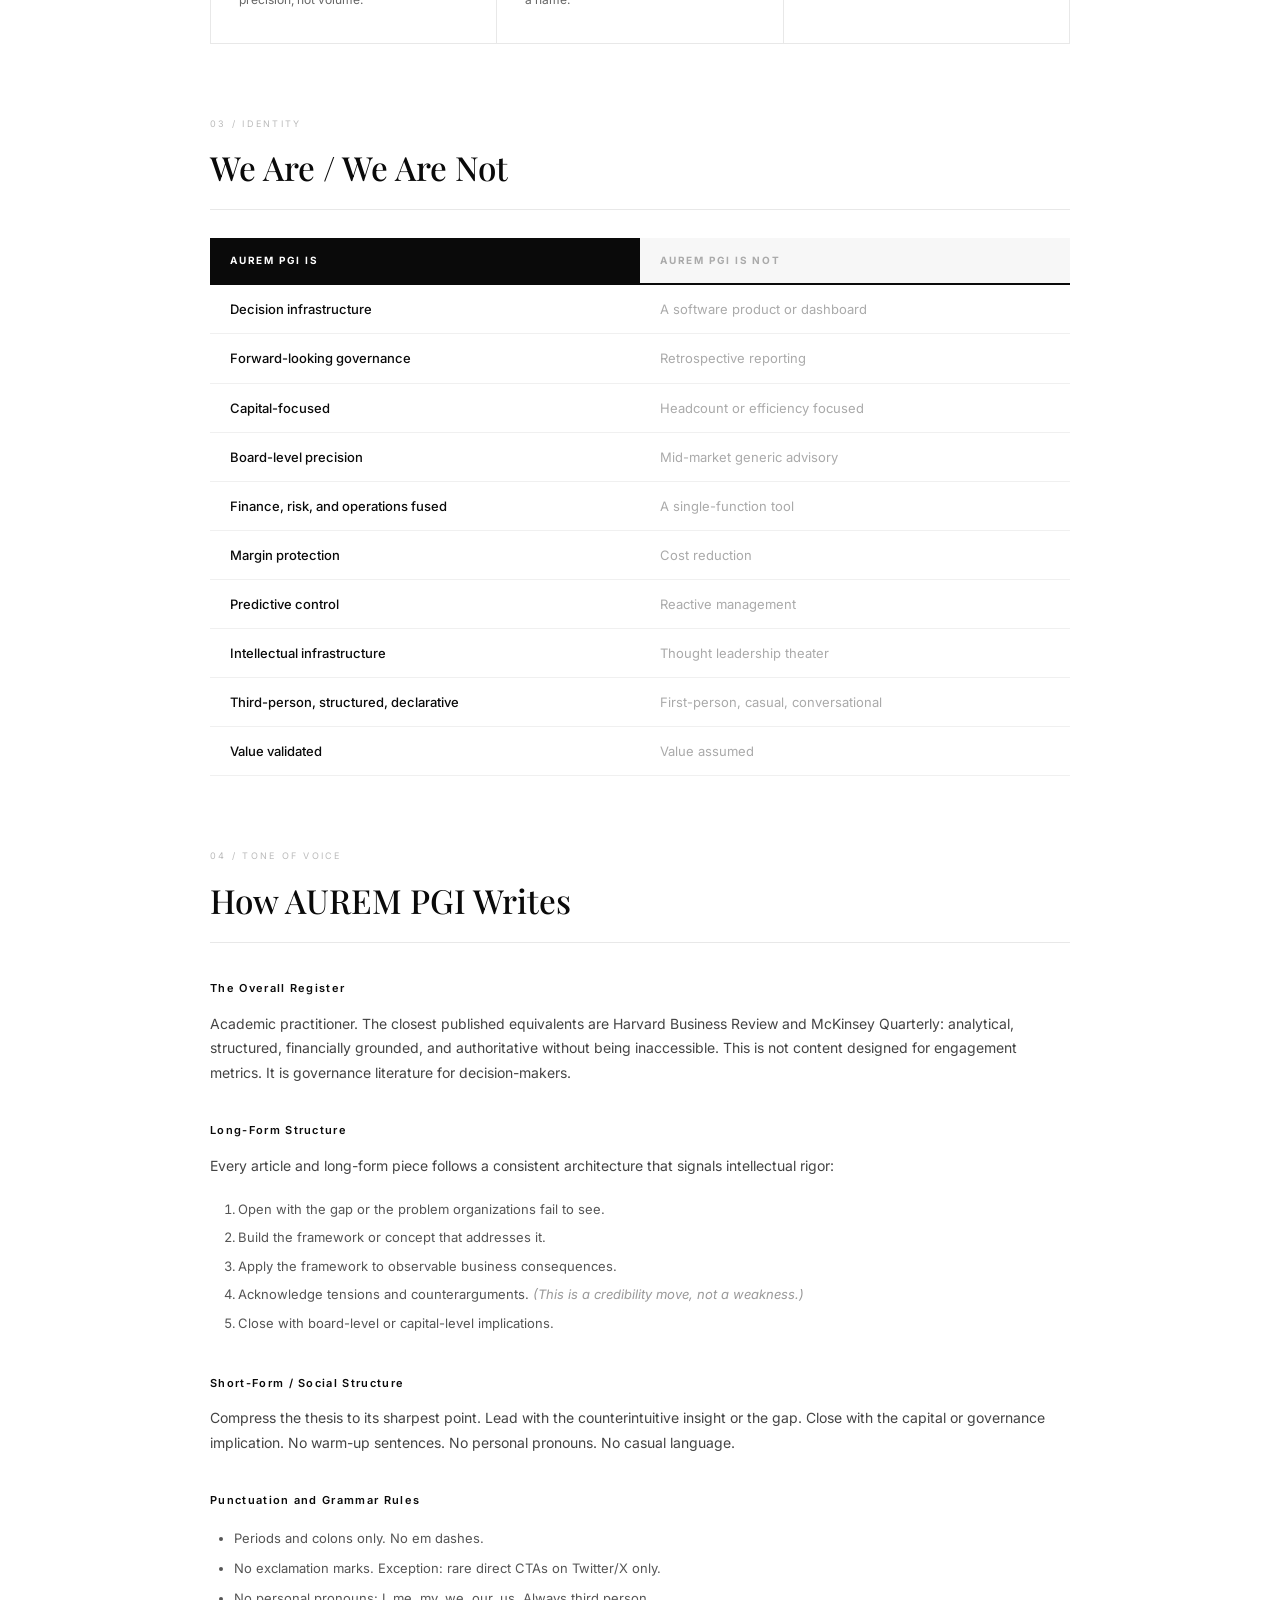
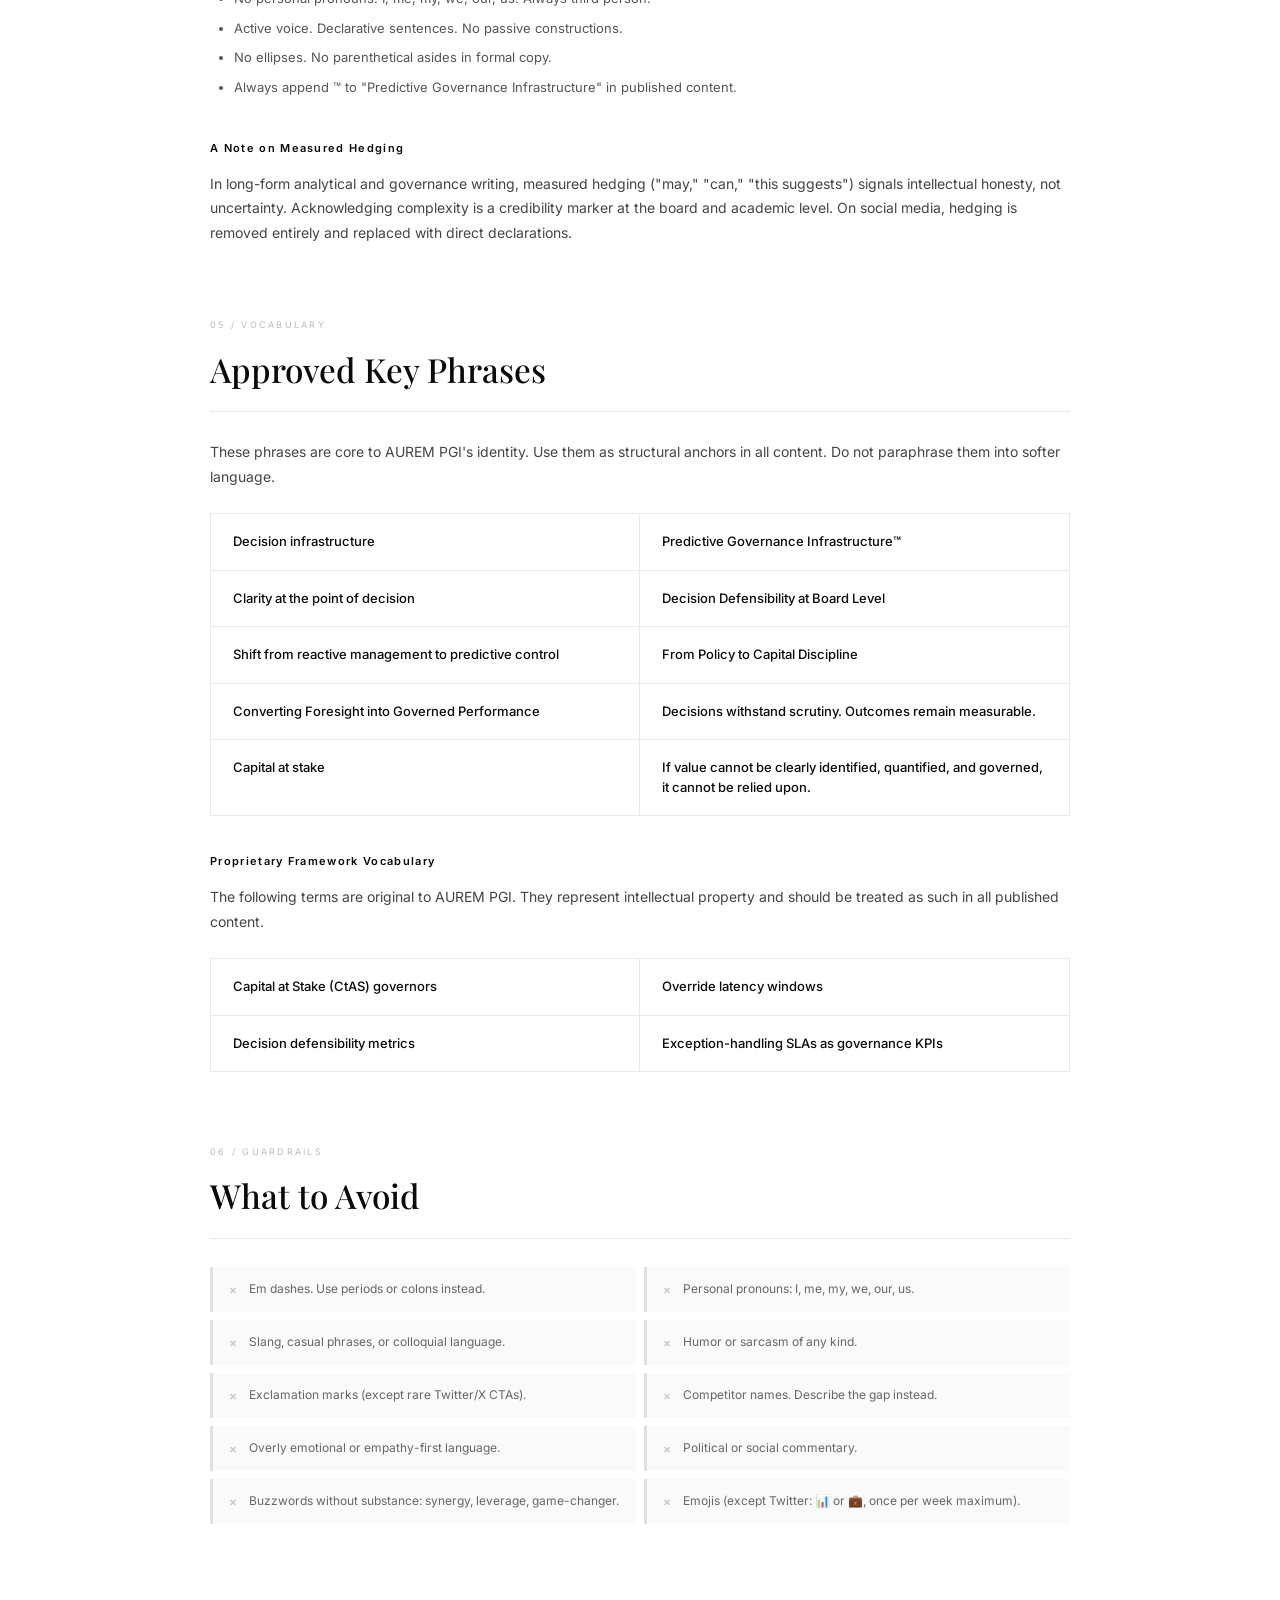
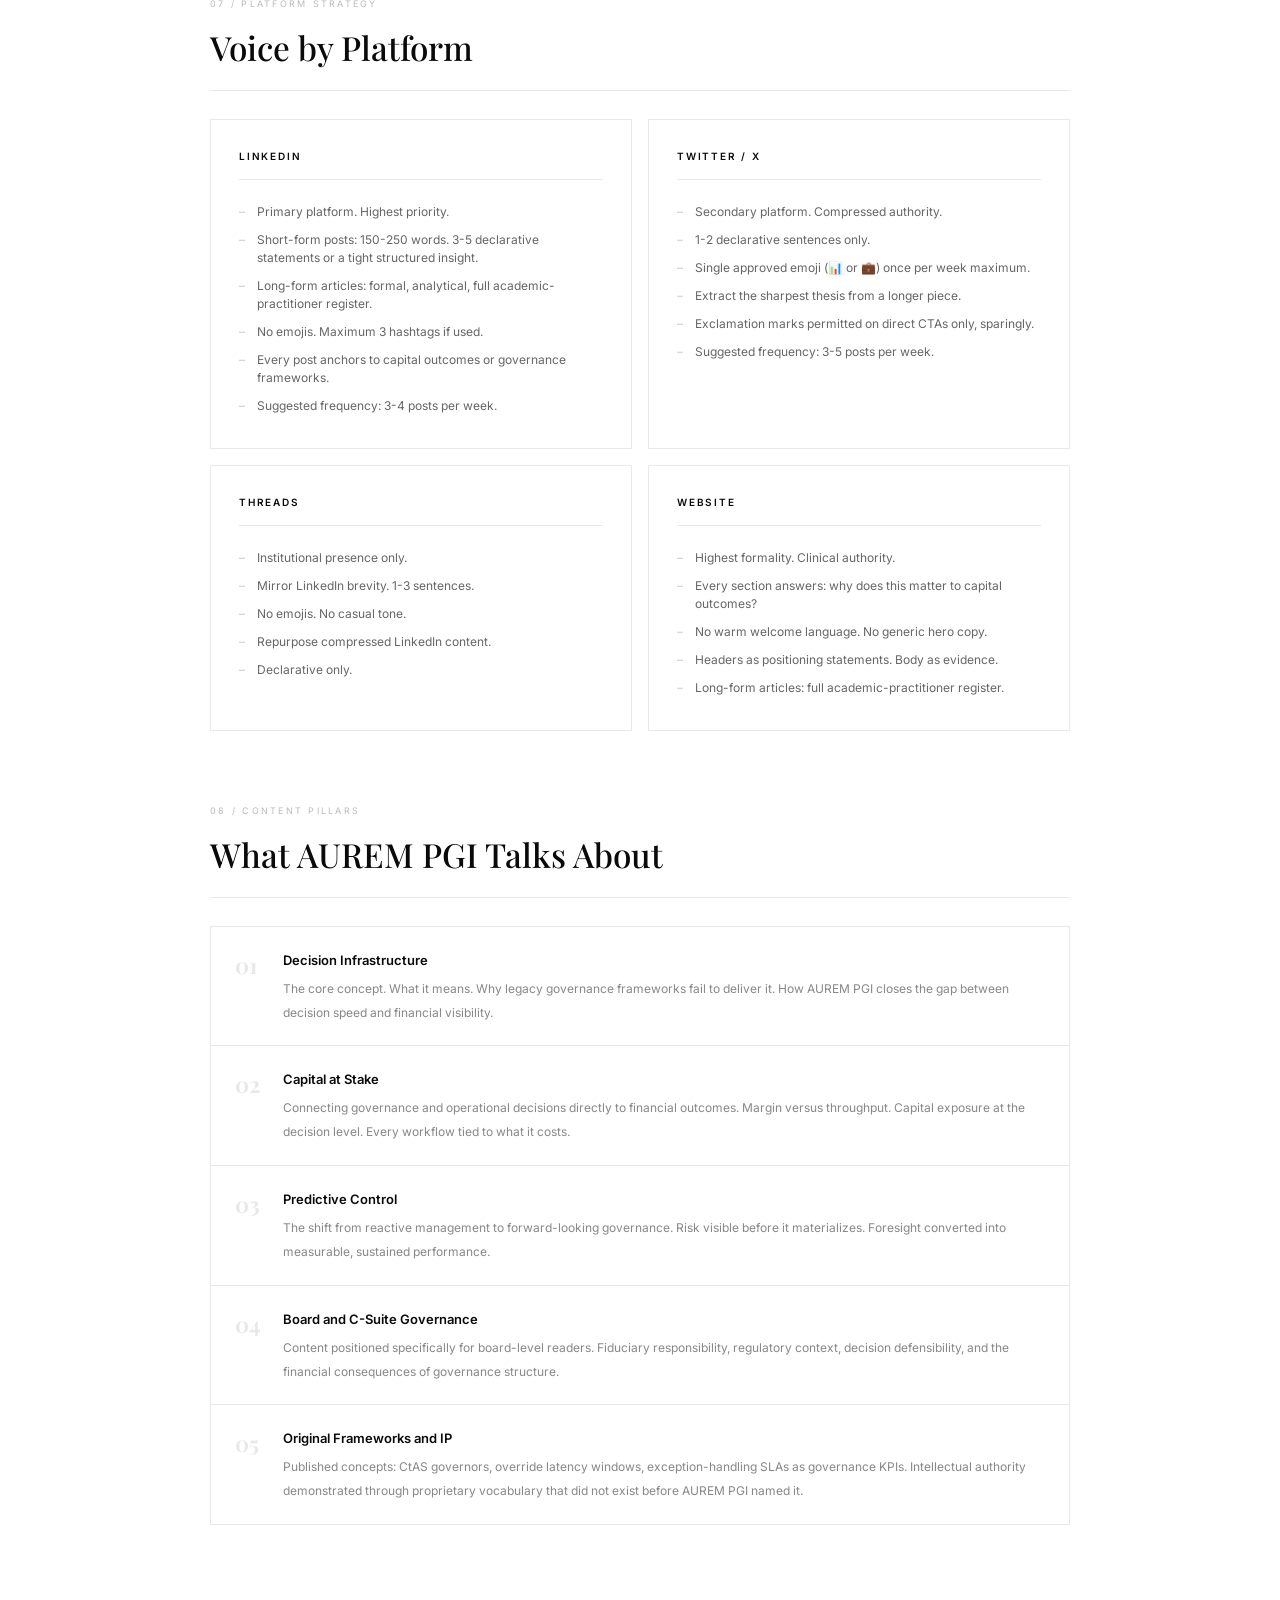
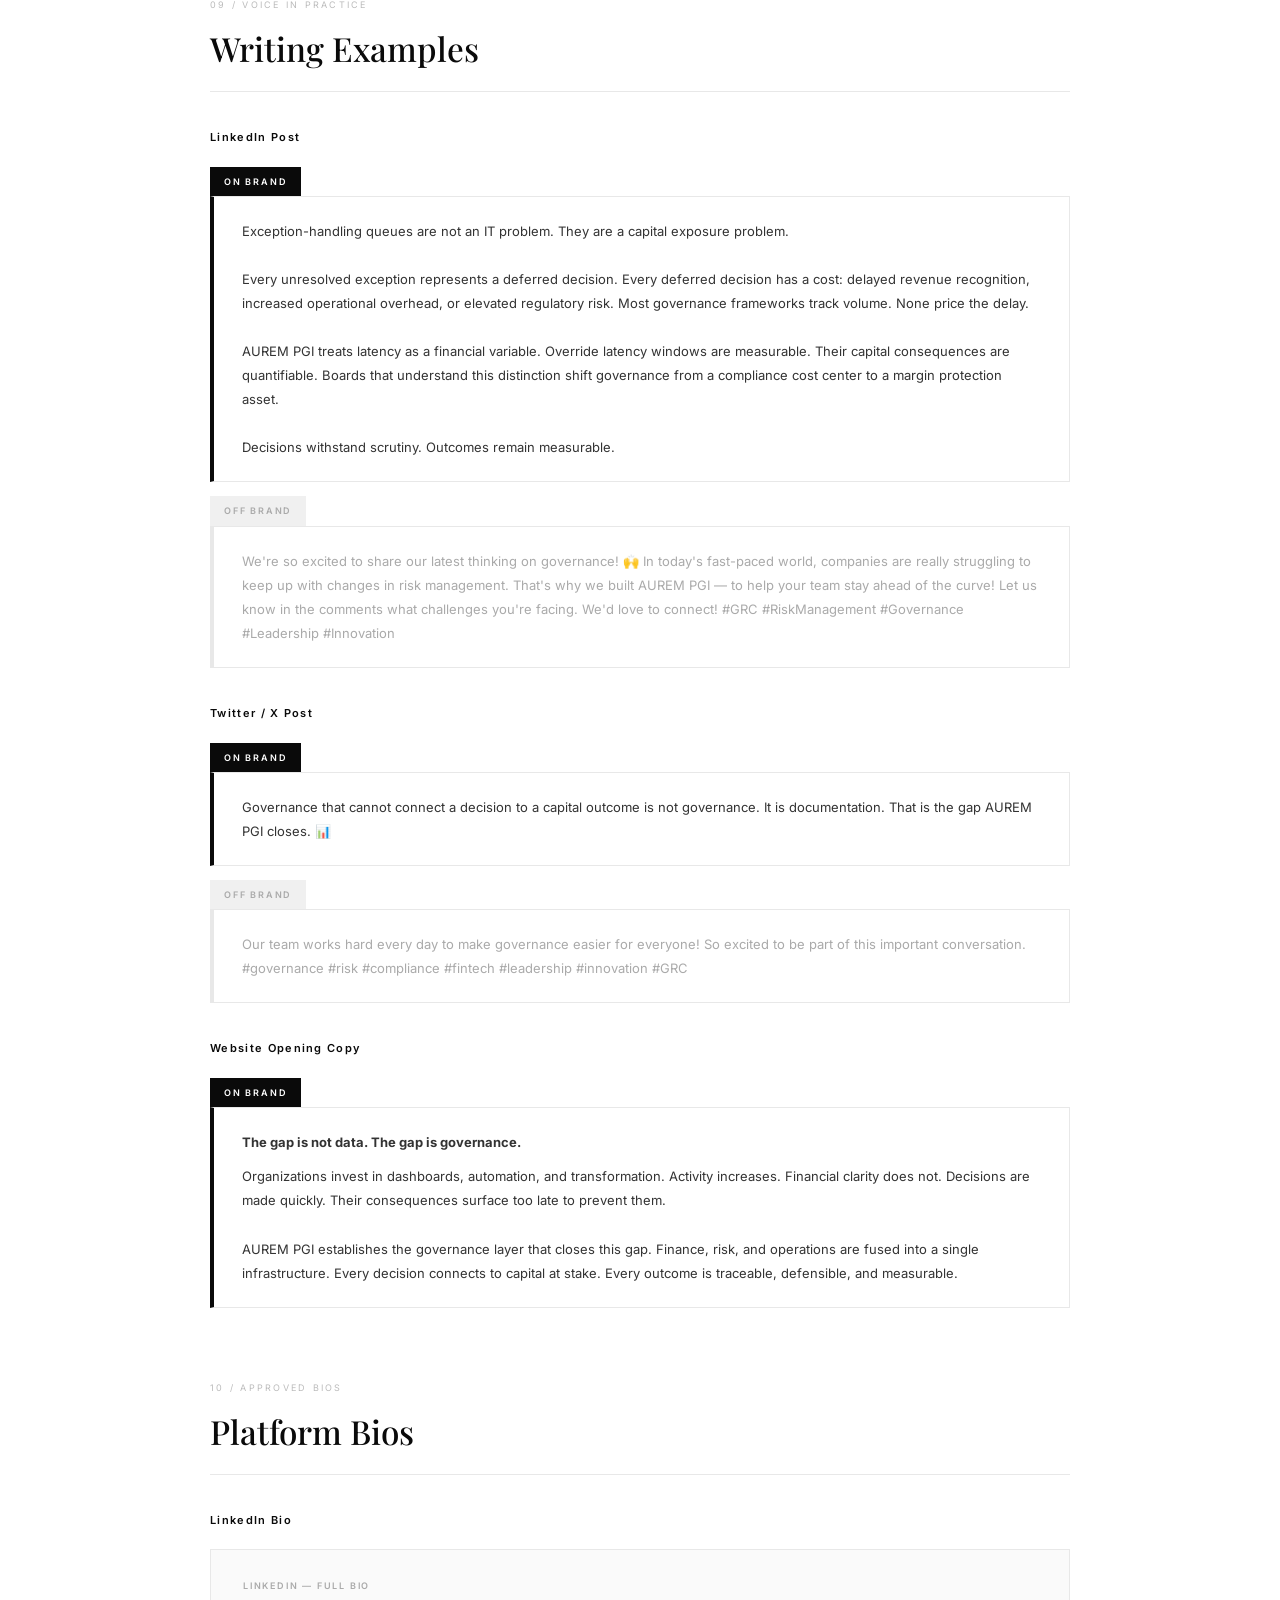
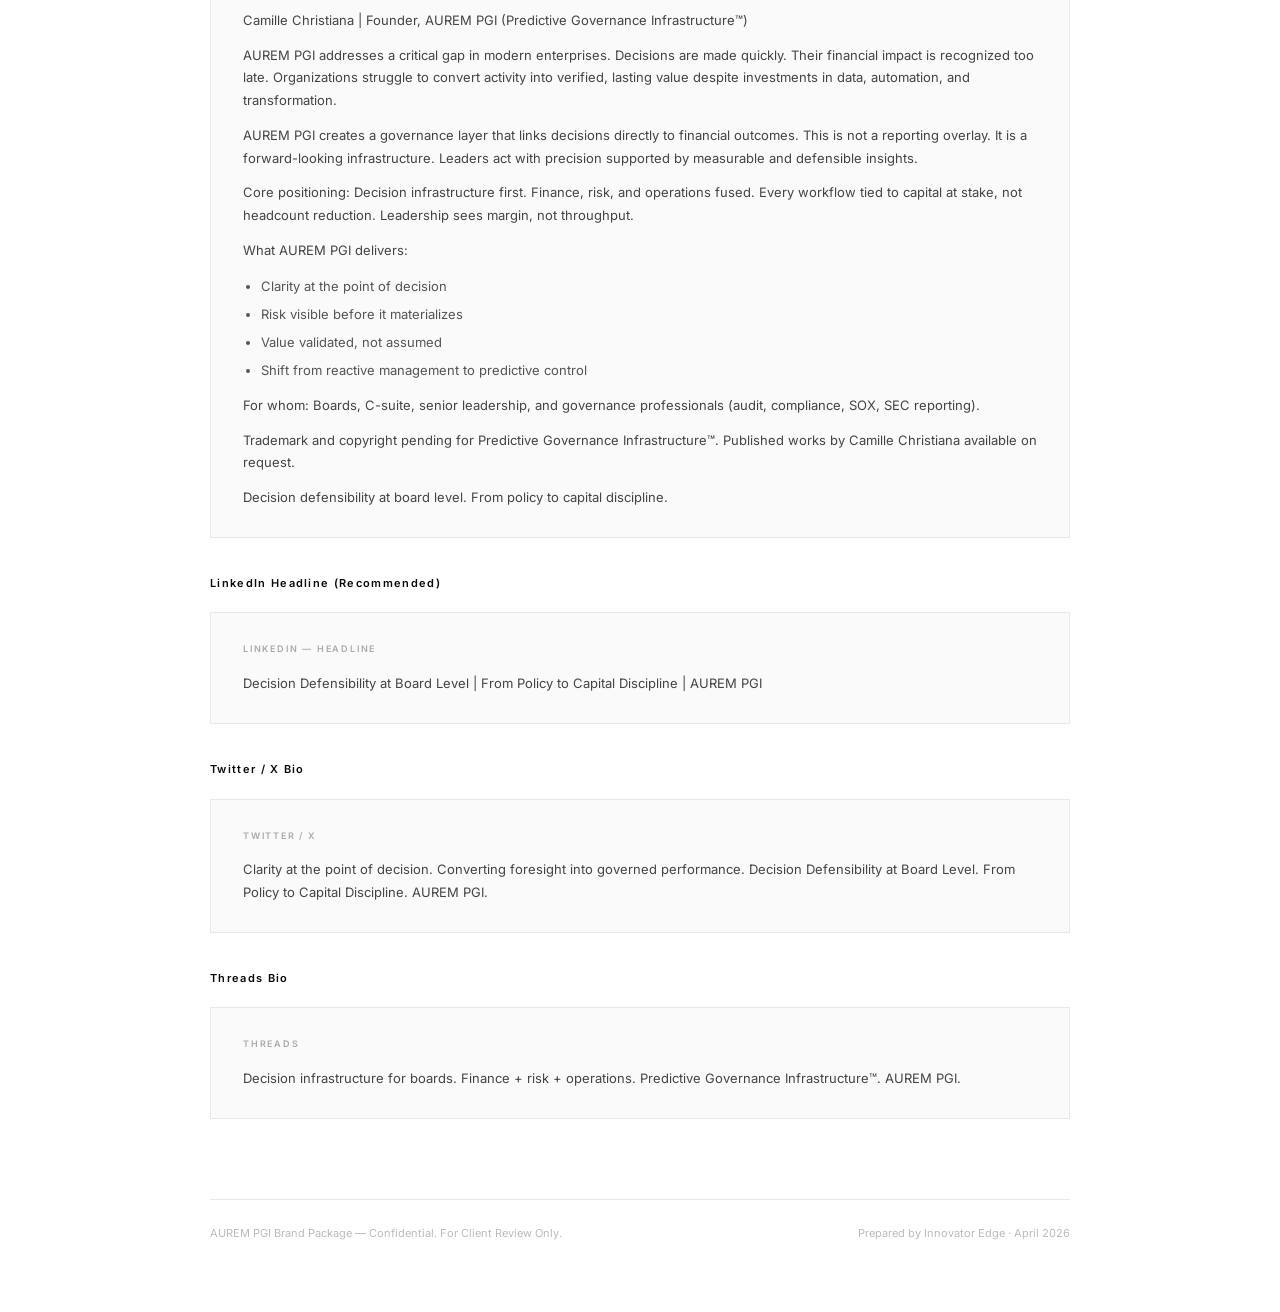
<file: aurem-pgi-brand-package.html>
<!DOCTYPE html>
<html lang="en">
<head>
  <meta charset="UTF-8">
  <meta name="viewport" content="width=device-width, initial-scale=1.0">
  <title>AUREM PGI Brand Package</title>
  <style>
    @import url('https://fonts.googleapis.com/css2?family=Playfair+Display:wght@400;600;700&family=Inter:wght@300;400;500;600&display=swap');

    * { margin: 0; padding: 0; box-sizing: border-box; }

    body {
      font-family: 'Inter', sans-serif;
      font-size: 14px;
      line-height: 1.7;
      color: #1a1a1a;
      background: #fff;
      max-width: 960px;
      margin: 0 auto;
      padding: 70px 50px;
    }

    /* COVER */
    .cover {
      border-bottom: 3px solid #0a0a0a;
      padding-bottom: 64px;
      margin-bottom: 72px;
    }

    .brand-label {
      font-size: 10px;
      letter-spacing: 0.25em;
      text-transform: uppercase;
      color: #999;
      margin-bottom: 28px;
    }

    h1 {
      font-family: 'Playfair Display', serif;
      font-size: 56px;
      font-weight: 700;
      line-height: 1.05;
      letter-spacing: -0.02em;
      color: #0a0a0a;
      margin-bottom: 10px;
    }

    .tagline {
      font-size: 15px;
      color: #777;
      font-weight: 300;
      letter-spacing: 0.08em;
    }

    .meta {
      margin-top: 48px;
      display: flex;
      gap: 56px;
    }

    .meta-item label {
      font-size: 9px;
      letter-spacing: 0.2em;
      text-transform: uppercase;
      color: #bbb;
      display: block;
      margin-bottom: 5px;
    }

    .meta-item span {
      font-size: 13px;
      font-weight: 500;
      color: #333;
    }

    /* SECTIONS */
    section {
      margin-bottom: 72px;
    }

    .section-label {
      font-size: 9px;
      letter-spacing: 0.25em;
      text-transform: uppercase;
      color: #bbb;
      margin-bottom: 8px;
    }

    h2 {
      font-family: 'Playfair Display', serif;
      font-size: clamp(1.7rem, 2.6vw, 2.8rem);
      font-weight: 500;
      color: #0a0a0a;
      margin-bottom: 28px;
      padding-bottom: 14px;
      border-bottom: 1px solid #e8e8e8;
    }

    h3 {
      font-size: 11px;
      font-weight: 600;
      letter-spacing: 0.12em;
      text-transform: none;
      color: #0a0a0a;
      margin-bottom: 14px;
      margin-top: 36px;
    }

    p {
      color: #444;
      margin-bottom: 16px;
      font-size: 14px;
      line-height: 1.75;
    }

    /* POSITIONING PULL QUOTE */
    .positioning-statement {
      font-family: 'Playfair Display', serif;
      font-size: 21px;
      line-height: 1.6;
      color: #0a0a0a;
      border-left: 4px solid #0a0a0a;
      padding: 4px 0 4px 28px;
      margin: 36px 0;
    }

    /* THREE WORDS */
    .three-words {
      display: flex;
      margin: 32px 0;
      border: 1px solid #e8e8e8;
    }

    .word-card {
      flex: 1;
      padding: 32px 28px;
      border-right: 1px solid #e8e8e8;
    }

    .word-card:last-child { border-right: none; }

    .word-card .word {
      font-family: 'Playfair Display', serif;
      font-size: 22px;
      font-weight: 700;
      color: #0a0a0a;
      margin-bottom: 14px;
    }

    .word-card p {
      font-size: 12px;
      line-height: 1.7;
      color: #666;
      margin: 0;
    }

    /* WE ARE / WE ARE NOT */
    .contrast-table {
      width: 100%;
      border-collapse: collapse;
      margin: 28px 0;
      font-size: 13px;
    }

    .contrast-table th {
      font-size: 10px;
      letter-spacing: 0.18em;
      text-transform: uppercase;
      padding: 14px 20px;
      text-align: left;
      border-bottom: 2px solid #0a0a0a;
    }

    .contrast-table th:first-child {
      background: #0a0a0a;
      color: #fff;
      width: 50%;
    }

    .contrast-table th:last-child {
      background: #f7f7f7;
      color: #aaa;
    }

    .contrast-table td {
      padding: 13px 20px;
      border-bottom: 1px solid #f0f0f0;
    }

    .contrast-table td:first-child {
      font-weight: 500;
      color: #0a0a0a;
    }

    .contrast-table td:last-child {
      color: #aaa;
    }

    /* KEY PHRASES */
    .phrase-grid {
      display: grid;
      grid-template-columns: 1fr 1fr;
      border: 1px solid #e8e8e8;
      margin: 24px 0;
    }

    .phrase-item {
      padding: 18px 22px;
      border-bottom: 1px solid #e8e8e8;
      border-right: 1px solid #e8e8e8;
    }

    .phrase-item:nth-child(even) { border-right: none; }
    .phrase-item:nth-last-child(-n+2) { border-bottom: none; }

    .phrase-item .phrase {
      font-size: 13px;
      font-weight: 500;
      color: #0a0a0a;
      line-height: 1.5;
    }

    /* AVOID LIST */
    .avoid-list {
      display: grid;
      grid-template-columns: 1fr 1fr;
      gap: 8px;
      margin: 24px 0;
    }

    .avoid-item {
      display: flex;
      align-items: flex-start;
      gap: 12px;
      padding: 13px 16px;
      background: #fafafa;
      border-left: 3px solid #e0e0e0;
      font-size: 12px;
      color: #666;
      line-height: 1.5;
    }

    .avoid-x {
      font-weight: 700;
      color: #ccc;
      flex-shrink: 0;
      margin-top: 1px;
    }

    /* PLATFORM GRID */
    .platform-grid {
      display: grid;
      grid-template-columns: 1fr 1fr;
      gap: 16px;
      margin: 28px 0;
    }

    .platform-card {
      padding: 28px;
      border: 1px solid #e8e8e8;
    }

    .platform-name {
      font-size: 10px;
      letter-spacing: 0.18em;
      text-transform: uppercase;
      font-weight: 600;
      color: #0a0a0a;
      margin-bottom: 18px;
      padding-bottom: 14px;
      border-bottom: 1px solid #e8e8e8;
    }

    .platform-card ul {
      list-style: none;
      padding: 0;
    }

    .platform-card li {
      font-size: 12px;
      color: #666;
      padding: 5px 0 5px 18px;
      position: relative;
      line-height: 1.5;
    }

    .platform-card li::before {
      content: "–";
      position: absolute;
      left: 0;
      color: #ccc;
    }

    /* CONTENT PILLARS */
    .pillar-list {
      counter-reset: pillars;
      list-style: none;
      margin: 24px 0;
      border: 1px solid #e8e8e8;
    }

    .pillar-list li {
      counter-increment: pillars;
      padding: 22px 28px 22px 72px;
      border-bottom: 1px solid #e8e8e8;
      position: relative;
    }

    .pillar-list li:last-child { border-bottom: none; }

    .pillar-list li::before {
      content: "0" counter(pillars);
      position: absolute;
      left: 24px;
      font-size: 22px;
      font-family: 'Playfair Display', serif;
      font-weight: 700;
      color: #e8e8e8;
      top: 20px;
    }

    .pillar-list li strong {
      display: block;
      font-size: 13px;
      font-weight: 600;
      color: #0a0a0a;
      margin-bottom: 5px;
    }

    .pillar-list li span {
      font-size: 12px;
      color: #888;
      line-height: 1.6;
    }

    /* EXAMPLES */
    .example-block {
      margin: 20px 0 36px;
    }

    .example-label {
      font-size: 9px;
      letter-spacing: 0.2em;
      text-transform: uppercase;
      font-weight: 600;
      padding: 7px 14px;
      display: inline-block;
    }

    .example-label.on { background: #0a0a0a; color: #fff; }
    .example-label.off { background: #f0f0f0; color: #aaa; }

    .example-text {
      padding: 22px 28px;
      font-size: 13px;
      line-height: 1.85;
      color: #333;
      border: 1px solid #e8e8e8;
      margin-bottom: 14px;
    }

    .example-text.on { border-left: 4px solid #0a0a0a; }
    .example-text.off { border-left: 4px solid #e8e8e8; color: #aaa; }

    .example-text strong {
      display: block;
      margin-bottom: 10px;
    }

    /* BIOS */
    .bio-block {
      background: #fafafa;
      border: 1px solid #e8e8e8;
      padding: 28px 32px;
      margin: 20px 0;
      font-size: 13px;
      line-height: 1.85;
      color: #444;
    }

    .bio-label {
      font-size: 9px;
      letter-spacing: 0.2em;
      text-transform: uppercase;
      font-weight: 600;
      color: #aaa;
      margin-bottom: 14px;
    }

    .bio-block p { margin-bottom: 12px; font-size: 13px; }
    .bio-block p:last-child { margin-bottom: 0; }

    .bio-block ul {
      padding-left: 18px;
      margin: 8px 0 12px;
    }

    .bio-block ul li {
      font-size: 13px;
      color: #555;
      margin-bottom: 4px;
    }

    /* FOOTER */
    .doc-footer {
      margin-top: 80px;
      padding-top: 24px;
      border-top: 1px solid #e8e8e8;
      font-size: 11px;
      color: #bbb;
      display: flex;
      justify-content: space-between;
    }

    /* PRINT */
    @media print {
      body { padding: 40px 50px; }
      section { page-break-inside: avoid; }
      h2 { page-break-after: avoid; }
      .three-words { page-break-inside: avoid; }
      .platform-grid { page-break-inside: avoid; }
    }
  </style>
</head>
<body>

  <!-- COVER -->
  <div class="cover">
    <div class="brand-label">Brand Voice &amp; Positioning Package</div>
    <h1>AUREM PGI</h1>
    <div class="tagline">Predictive Governance Infrastructure™</div>
    <div class="meta">
      <div class="meta-item">
        <label>Client</label>
        <span>Camille Christiana</span>
      </div>
      <div class="meta-item">
        <label>Prepared By</label>
        <span>Innovator Edge</span>
      </div>
      <div class="meta-item">
        <label>Date</label>
        <span>April 2026</span>
      </div>
      <div class="meta-item">
        <label>Status</label>
        <span>For Client Review</span>
      </div>
    </div>
  </div>


  <!-- 01 POSITIONING -->
  <section>
    <div class="section-label">01 / Positioning</div>
    <h2>The Core Idea</h2>

    <p>Organizations make decisions quickly. Their financial impact is recognized too late. Despite investments in data, automation, and transformation, activity rarely converts into verified, lasting value.</p>

    <div class="positioning-statement">
      AUREM PGI is the decision infrastructure for boards and C-suite leaders who require clarity at the point of decision. It fuses finance, risk, and operations into a single governance layer that connects decisions directly to capital outcomes. AUREM PGI does not report on what happened. It governs what happens next.
    </div>

    <p>This is not a reporting overlay. It is not a traditional advisory model. It is a forward-looking infrastructure. Leaders gain clarity at the point of decision. Risk becomes visible before it materializes. Value is validated, not assumed.</p>

    <h3>The Differentiator</h3>
    <p>AUREM PGI ties every workflow to capital at stake rather than headcount reduction. Leadership sees margin, not throughput. This enables a shift from reactive management to predictive control. That distinction is the foundation of everything AUREM PGI communicates.</p>

    <h3>For Whom</h3>
    <p>Boards of directors. C-suite executives. Senior leadership teams. Governance, risk, and compliance professionals across audit, compliance, SOX, and SEC reporting. These are time-scarce, credibility-sensitive, outcome-accountable decision-makers. They do not respond to thought leadership that lacks specificity. They respond to infrastructure language, capital stakes framing, and defensible methodology.</p>
  </section>


  <!-- 02 BRAND VOICE -->
  <section>
    <div class="section-label">02 / Brand Voice</div>
    <h2>Voice in Three Words</h2>

    <div class="three-words">
      <div class="word-card">
        <div class="word">Authoritative</div>
        <p>Every statement is earned. Positions are declared, not suggested. Language reflects mastery at the highest organizational levels. AUREM PGI does not equivocate on core premises. Authority is demonstrated through precision, not volume.</p>
      </div>
      <div class="word-card">
        <div class="word">Innovative</div>
        <p>AUREM PGI creates original frameworks and vocabulary. "Capital at Stake governors," "override latency windows," and "Predictive Governance Infrastructure" are not borrowed terms. They name what did not previously have a name.</p>
      </div>
      <div class="word-card">
        <div class="word">Revolutionary</div>
        <p>The shift from compliance-as-cost-center to governance-as-margin-protection is not incremental. AUREM PGI reframes the entire role of governance in enterprise value creation. This is the positioning and the promise.</p>
      </div>
    </div>
  </section>


  <!-- 03 IDENTITY -->
  <section>
    <div class="section-label">03 / Identity</div>
    <h2>We Are / We Are Not</h2>

    <table class="contrast-table">
      <thead>
        <tr>
          <th>AUREM PGI Is</th>
          <th>AUREM PGI Is Not</th>
        </tr>
      </thead>
      <tbody>
        <tr><td>Decision infrastructure</td><td>A software product or dashboard</td></tr>
        <tr><td>Forward-looking governance</td><td>Retrospective reporting</td></tr>
        <tr><td>Capital-focused</td><td>Headcount or efficiency focused</td></tr>
        <tr><td>Board-level precision</td><td>Mid-market generic advisory</td></tr>
        <tr><td>Finance, risk, and operations fused</td><td>A single-function tool</td></tr>
        <tr><td>Margin protection</td><td>Cost reduction</td></tr>
        <tr><td>Predictive control</td><td>Reactive management</td></tr>
        <tr><td>Intellectual infrastructure</td><td>Thought leadership theater</td></tr>
        <tr><td>Third-person, structured, declarative</td><td>First-person, casual, conversational</td></tr>
        <tr><td>Value validated</td><td>Value assumed</td></tr>
      </tbody>
    </table>
  </section>


  <!-- 04 TONE OF VOICE -->
  <section>
    <div class="section-label">04 / Tone of Voice</div>
    <h2>How AUREM PGI Writes</h2>

    <h3>The Overall Register</h3>
    <p>Academic practitioner. The closest published equivalents are Harvard Business Review and McKinsey Quarterly: analytical, structured, financially grounded, and authoritative without being inaccessible. This is not content designed for engagement metrics. It is governance literature for decision-makers.</p>

    <h3>Long-Form Structure</h3>
    <p>Every article and long-form piece follows a consistent architecture that signals intellectual rigor:</p>
    <ol style="padding-left: 28px; color: #555; font-size: 13px; line-height: 2.2; margin-top: 12px;">
      <li>Open with the gap or the problem organizations fail to see.</li>
      <li>Build the framework or concept that addresses it.</li>
      <li>Apply the framework to observable business consequences.</li>
      <li>Acknowledge tensions and counterarguments. <em style="color:#999;">(This is a credibility move, not a weakness.)</em></li>
      <li>Close with board-level or capital-level implications.</li>
    </ol>

    <h3>Short-Form / Social Structure</h3>
    <p>Compress the thesis to its sharpest point. Lead with the counterintuitive insight or the gap. Close with the capital or governance implication. No warm-up sentences. No personal pronouns. No casual language.</p>

    <h3>Punctuation and Grammar Rules</h3>
    <ul style="padding-left: 24px; color: #555; font-size: 13px; line-height: 2.3; margin-top: 8px;">
      <li>Periods and colons only. No em dashes.</li>
      <li>No exclamation marks. Exception: rare direct CTAs on Twitter/X only.</li>
      <li>No personal pronouns: I, me, my, we, our, us. Always third person.</li>
      <li>Active voice. Declarative sentences. No passive constructions.</li>
      <li>No ellipses. No parenthetical asides in formal copy.</li>
      <li>Always append ™ to "Predictive Governance Infrastructure" in published content.</li>
    </ul>

    <h3>A Note on Measured Hedging</h3>
    <p>In long-form analytical and governance writing, measured hedging ("may," "can," "this suggests") signals intellectual honesty, not uncertainty. Acknowledging complexity is a credibility marker at the board and academic level. On social media, hedging is removed entirely and replaced with direct declarations.</p>
  </section>


  <!-- 05 KEY PHRASES -->
  <section>
    <div class="section-label">05 / Vocabulary</div>
    <h2>Approved Key Phrases</h2>
    <p>These phrases are core to AUREM PGI's identity. Use them as structural anchors in all content. Do not paraphrase them into softer language.</p>

    <div class="phrase-grid">
      <div class="phrase-item"><div class="phrase">Decision infrastructure</div></div>
      <div class="phrase-item"><div class="phrase">Predictive Governance Infrastructure™</div></div>
      <div class="phrase-item"><div class="phrase">Clarity at the point of decision</div></div>
      <div class="phrase-item"><div class="phrase">Decision Defensibility at Board Level</div></div>
      <div class="phrase-item"><div class="phrase">Shift from reactive management to predictive control</div></div>
      <div class="phrase-item"><div class="phrase">From Policy to Capital Discipline</div></div>
      <div class="phrase-item"><div class="phrase">Converting Foresight into Governed Performance</div></div>
      <div class="phrase-item"><div class="phrase">Decisions withstand scrutiny. Outcomes remain measurable.</div></div>
      <div class="phrase-item"><div class="phrase">Capital at stake</div></div>
      <div class="phrase-item"><div class="phrase">If value cannot be clearly identified, quantified, and governed, it cannot be relied upon.</div></div>
    </div>

    <h3>Proprietary Framework Vocabulary</h3>
    <p>The following terms are original to AUREM PGI. They represent intellectual property and should be treated as such in all published content.</p>

    <div class="phrase-grid">
      <div class="phrase-item"><div class="phrase">Capital at Stake (CtAS) governors</div></div>
      <div class="phrase-item"><div class="phrase">Override latency windows</div></div>
      <div class="phrase-item"><div class="phrase">Decision defensibility metrics</div></div>
      <div class="phrase-item"><div class="phrase">Exception-handling SLAs as governance KPIs</div></div>
    </div>
  </section>


  <!-- 06 GUARDRAILS -->
  <section>
    <div class="section-label">06 / Guardrails</div>
    <h2>What to Avoid</h2>

    <div class="avoid-list">
      <div class="avoid-item"><span class="avoid-x">×</span> Em dashes. Use periods or colons instead.</div>
      <div class="avoid-item"><span class="avoid-x">×</span> Personal pronouns: I, me, my, we, our, us.</div>
      <div class="avoid-item"><span class="avoid-x">×</span> Slang, casual phrases, or colloquial language.</div>
      <div class="avoid-item"><span class="avoid-x">×</span> Humor or sarcasm of any kind.</div>
      <div class="avoid-item"><span class="avoid-x">×</span> Exclamation marks (except rare Twitter/X CTAs).</div>
      <div class="avoid-item"><span class="avoid-x">×</span> Competitor names. Describe the gap instead.</div>
      <div class="avoid-item"><span class="avoid-x">×</span> Overly emotional or empathy-first language.</div>
      <div class="avoid-item"><span class="avoid-x">×</span> Political or social commentary.</div>
      <div class="avoid-item"><span class="avoid-x">×</span> Buzzwords without substance: synergy, leverage, game-changer.</div>
      <div class="avoid-item"><span class="avoid-x">×</span> Emojis (except Twitter: 📊 or 💼, once per week maximum).</div>
    </div>
  </section>


  <!-- 07 PLATFORM STRATEGY -->
  <section>
    <div class="section-label">07 / Platform Strategy</div>
    <h2>Voice by Platform</h2>

    <div class="platform-grid">
      <div class="platform-card">
        <div class="platform-name">LinkedIn</div>
        <ul>
          <li>Primary platform. Highest priority.</li>
          <li>Short-form posts: 150-250 words. 3-5 declarative statements or a tight structured insight.</li>
          <li>Long-form articles: formal, analytical, full academic-practitioner register.</li>
          <li>No emojis. Maximum 3 hashtags if used.</li>
          <li>Every post anchors to capital outcomes or governance frameworks.</li>
          <li>Suggested frequency: 3-4 posts per week.</li>
        </ul>
      </div>
      <div class="platform-card">
        <div class="platform-name">Twitter / X</div>
        <ul>
          <li>Secondary platform. Compressed authority.</li>
          <li>1-2 declarative sentences only.</li>
          <li>Single approved emoji (📊 or 💼) once per week maximum.</li>
          <li>Extract the sharpest thesis from a longer piece.</li>
          <li>Exclamation marks permitted on direct CTAs only, sparingly.</li>
          <li>Suggested frequency: 3-5 posts per week.</li>
        </ul>
      </div>
      <div class="platform-card">
        <div class="platform-name">Threads</div>
        <ul>
          <li>Institutional presence only.</li>
          <li>Mirror LinkedIn brevity. 1-3 sentences.</li>
          <li>No emojis. No casual tone.</li>
          <li>Repurpose compressed LinkedIn content.</li>
          <li>Declarative only.</li>
        </ul>
      </div>
      <div class="platform-card">
        <div class="platform-name">Website</div>
        <ul>
          <li>Highest formality. Clinical authority.</li>
          <li>Every section answers: why does this matter to capital outcomes?</li>
          <li>No warm welcome language. No generic hero copy.</li>
          <li>Headers as positioning statements. Body as evidence.</li>
          <li>Long-form articles: full academic-practitioner register.</li>
        </ul>
      </div>
    </div>
  </section>


  <!-- 08 CONTENT PILLARS -->
  <section>
    <div class="section-label">08 / Content Pillars</div>
    <h2>What AUREM PGI Talks About</h2>

    <ul class="pillar-list">
      <li>
        <strong>Decision Infrastructure</strong>
        <span>The core concept. What it means. Why legacy governance frameworks fail to deliver it. How AUREM PGI closes the gap between decision speed and financial visibility.</span>
      </li>
      <li>
        <strong>Capital at Stake</strong>
        <span>Connecting governance and operational decisions directly to financial outcomes. Margin versus throughput. Capital exposure at the decision level. Every workflow tied to what it costs.</span>
      </li>
      <li>
        <strong>Predictive Control</strong>
        <span>The shift from reactive management to forward-looking governance. Risk visible before it materializes. Foresight converted into measurable, sustained performance.</span>
      </li>
      <li>
        <strong>Board and C-Suite Governance</strong>
        <span>Content positioned specifically for board-level readers. Fiduciary responsibility, regulatory context, decision defensibility, and the financial consequences of governance structure.</span>
      </li>
      <li>
        <strong>Original Frameworks and IP</strong>
        <span>Published concepts: CtAS governors, override latency windows, exception-handling SLAs as governance KPIs. Intellectual authority demonstrated through proprietary vocabulary that did not exist before AUREM PGI named it.</span>
      </li>
    </ul>
  </section>


  <!-- 09 WRITING EXAMPLES -->
  <section>
    <div class="section-label">09 / Voice in Practice</div>
    <h2>Writing Examples</h2>

    <h3>LinkedIn Post</h3>
    <div class="example-block">
      <div class="example-label on">On Brand</div>
      <div class="example-text on">
        Exception-handling queues are not an IT problem. They are a capital exposure problem.<br><br>
        Every unresolved exception represents a deferred decision. Every deferred decision has a cost: delayed revenue recognition, increased operational overhead, or elevated regulatory risk. Most governance frameworks track volume. None price the delay.<br><br>
        AUREM PGI treats latency as a financial variable. Override latency windows are measurable. Their capital consequences are quantifiable. Boards that understand this distinction shift governance from a compliance cost center to a margin protection asset.<br><br>
        Decisions withstand scrutiny. Outcomes remain measurable.
      </div>
      <div class="example-label off">Off Brand</div>
      <div class="example-text off">
        We're so excited to share our latest thinking on governance! 🙌 In today's fast-paced world, companies are really struggling to keep up with changes in risk management. That's why we built AUREM PGI — to help your team stay ahead of the curve! Let us know in the comments what challenges you're facing. We'd love to connect! #GRC #RiskManagement #Governance #Leadership #Innovation
      </div>
    </div>

    <h3>Twitter / X Post</h3>
    <div class="example-block">
      <div class="example-label on">On Brand</div>
      <div class="example-text on">
        Governance that cannot connect a decision to a capital outcome is not governance. It is documentation. That is the gap AUREM PGI closes. 📊
      </div>
      <div class="example-label off">Off Brand</div>
      <div class="example-text off">
        Our team works hard every day to make governance easier for everyone! So excited to be part of this important conversation. #governance #risk #compliance #fintech #leadership #innovation #GRC
      </div>
    </div>

    <h3>Website Opening Copy</h3>
    <div class="example-block">
      <div class="example-label on">On Brand</div>
      <div class="example-text on">
        <strong>The gap is not data. The gap is governance.</strong>
        Organizations invest in dashboards, automation, and transformation. Activity increases. Financial clarity does not. Decisions are made quickly. Their consequences surface too late to prevent them.<br><br>
        AUREM PGI establishes the governance layer that closes this gap. Finance, risk, and operations are fused into a single infrastructure. Every decision connects to capital at stake. Every outcome is traceable, defensible, and measurable.
      </div>
    </div>
  </section>


  <!-- 10 APPROVED BIOS -->
  <section>
    <div class="section-label">10 / Approved Bios</div>
    <h2>Platform Bios</h2>

    <h3>LinkedIn Bio</h3>
    <div class="bio-block">
      <div class="bio-label">LinkedIn — Full Bio</div>
      <p>Camille Christiana | Founder, AUREM PGI (Predictive Governance Infrastructure™)</p>
      <p>AUREM PGI addresses a critical gap in modern enterprises. Decisions are made quickly. Their financial impact is recognized too late. Organizations struggle to convert activity into verified, lasting value despite investments in data, automation, and transformation.</p>
      <p>AUREM PGI creates a governance layer that links decisions directly to financial outcomes. This is not a reporting overlay. It is a forward-looking infrastructure. Leaders act with precision supported by measurable and defensible insights.</p>
      <p>Core positioning: Decision infrastructure first. Finance, risk, and operations fused. Every workflow tied to capital at stake, not headcount reduction. Leadership sees margin, not throughput.</p>
      <p>What AUREM PGI delivers:</p>
      <ul>
        <li>Clarity at the point of decision</li>
        <li>Risk visible before it materializes</li>
        <li>Value validated, not assumed</li>
        <li>Shift from reactive management to predictive control</li>
      </ul>
      <p>For whom: Boards, C-suite, senior leadership, and governance professionals (audit, compliance, SOX, SEC reporting).</p>
      <p>Trademark and copyright pending for Predictive Governance Infrastructure™. Published works by Camille Christiana available on request.</p>
      <p>Decision defensibility at board level. From policy to capital discipline.</p>
    </div>

    <h3>LinkedIn Headline (Recommended)</h3>
    <div class="bio-block">
      <div class="bio-label">LinkedIn — Headline</div>
      <p>Decision Defensibility at Board Level | From Policy to Capital Discipline | AUREM PGI</p>
    </div>

    <h3>Twitter / X Bio</h3>
    <div class="bio-block">
      <div class="bio-label">Twitter / X</div>
      <p>Clarity at the point of decision. Converting foresight into governed performance. Decision Defensibility at Board Level. From Policy to Capital Discipline. AUREM PGI.</p>
    </div>

    <h3>Threads Bio</h3>
    <div class="bio-block">
      <div class="bio-label">Threads</div>
      <p>Decision infrastructure for boards. Finance + risk + operations. Predictive Governance Infrastructure™. AUREM PGI.</p>
    </div>
  </section>


  <!-- FOOTER -->
  <div class="doc-footer">
    <span>AUREM PGI Brand Package — Confidential. For Client Review Only.</span>
    <span>Prepared by Innovator Edge · April 2026</span>
  </div>

</body>
</html>
</file>
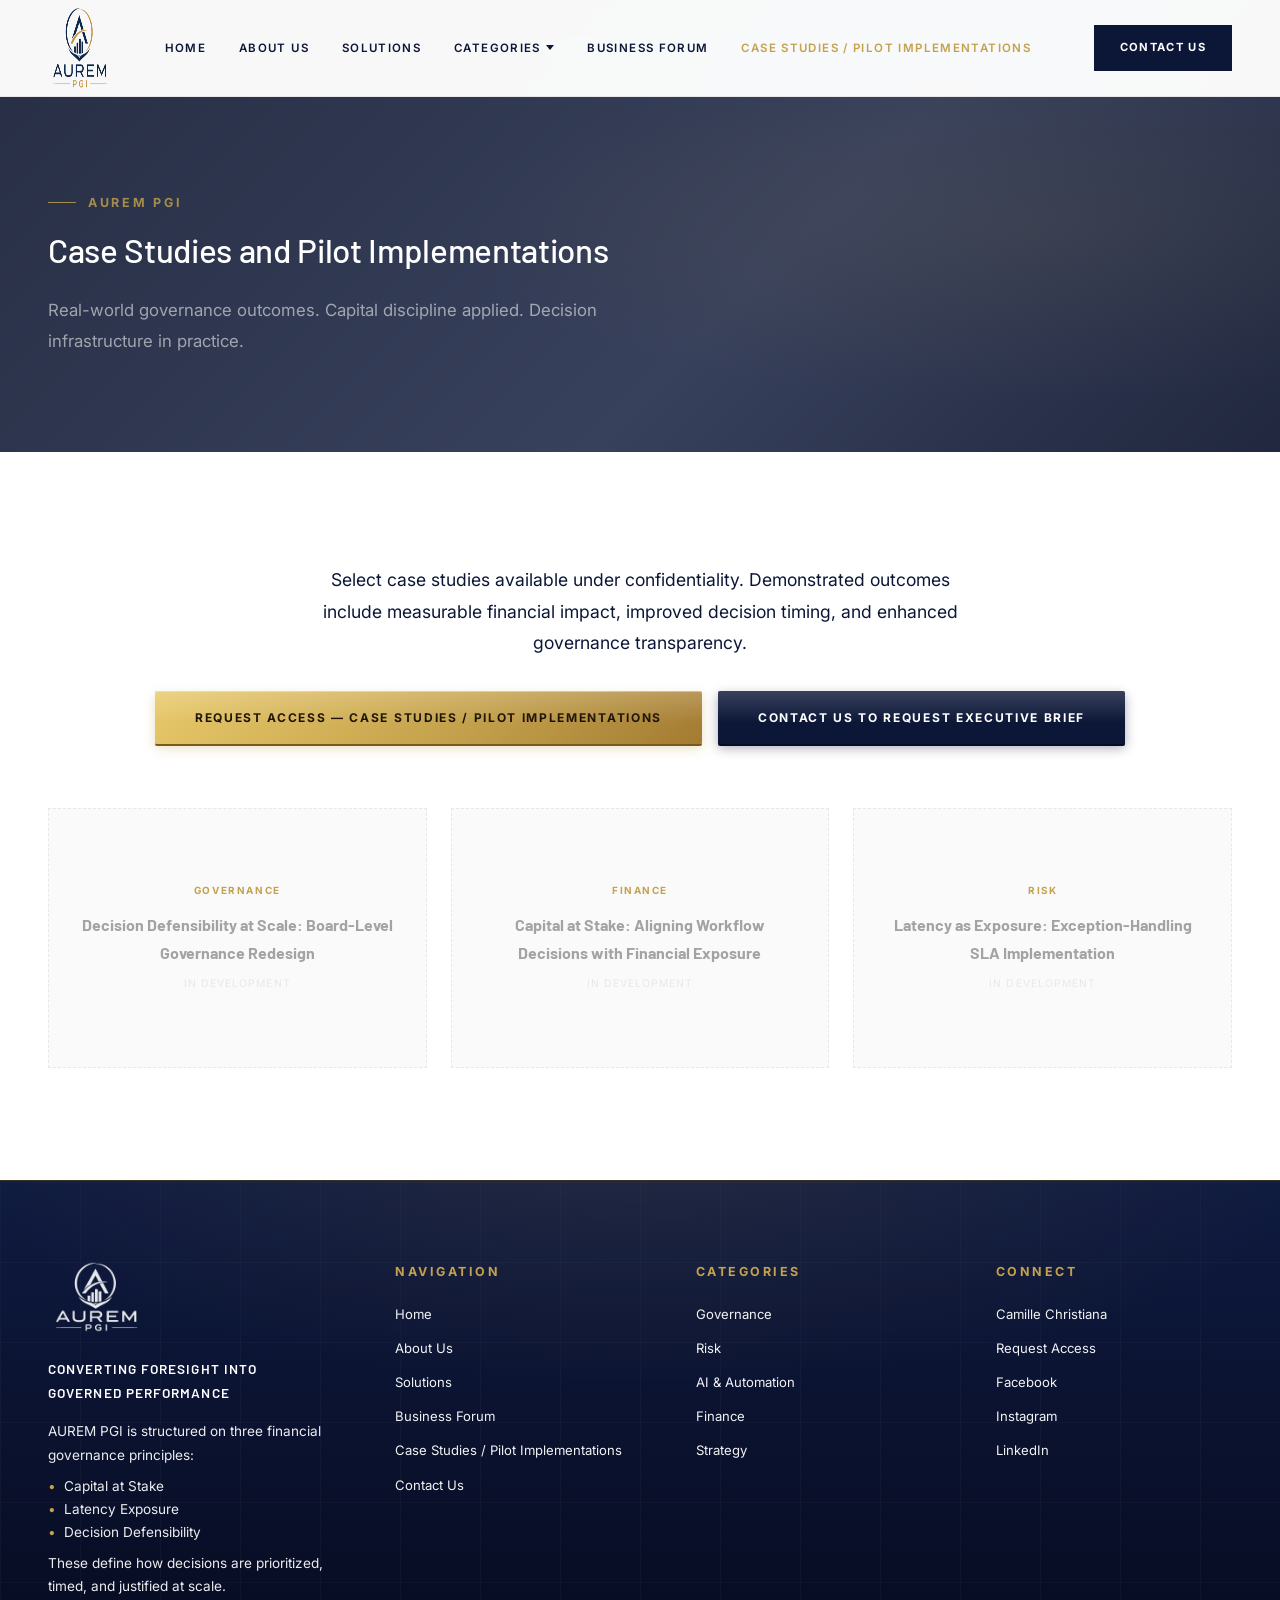
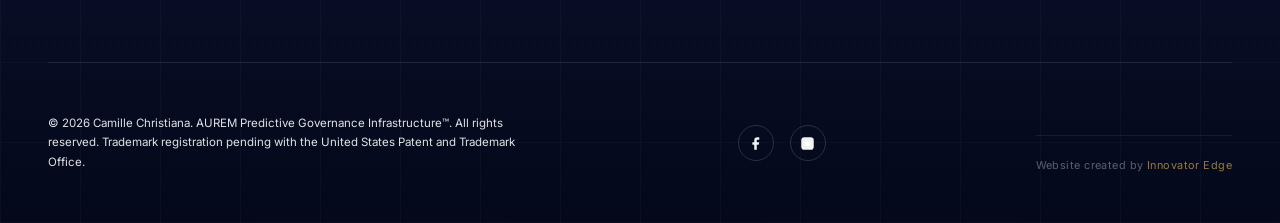
<file: case-studies.html>
<!DOCTYPE html>
<html lang="en">
<head>
  <meta charset="UTF-8">
  <meta name="viewport" content="width=device-width, initial-scale=1.0">
  <title>Case Studies | AUREM PGI Governance Outcomes in Practice</title>
  <meta name="description" content="Real-world governance outcomes from AUREM Predictive Governance Infrastructure™. Capital discipline applied. Decision infrastructure proven in practice.">
  <link rel="canonical" href="https://aurem-pgi.vercel.app/case-studies.html">
  <link rel="icon" type="image/png" href="logo.png">
  <meta property="og:type" content="website">
  <meta property="og:site_name" content="AUREM PGI">
  <meta property="og:title" content="Case Studies | AUREM PGI Governance Outcomes in Practice">
  <meta property="og:description" content="Real-world governance outcomes from AUREM Predictive Governance Infrastructure™. Capital discipline applied. Decision infrastructure proven in practice.">
  <meta property="og:url" content="https://aurem-pgi.vercel.app/case-studies.html">
  <meta property="og:image" content="https://aurem-pgi.vercel.app/logo.png">
  <meta name="twitter:card" content="summary_large_image">
  <meta name="twitter:title" content="Case Studies | AUREM PGI Governance Outcomes in Practice">
  <meta name="twitter:description" content="Real-world governance outcomes from AUREM Predictive Governance Infrastructure™. Capital discipline applied. Decision infrastructure proven in practice.">
  <meta name="twitter:image" content="https://aurem-pgi.vercel.app/logo.png">
  <link rel="stylesheet" href="css/main.css">
  <style>
    .coming-hero { background-image: url('https://images.unsplash.com/photo-1695668548342-c0c1ad479aee?ixlib=rb-4.1.0&w=1600&h=800&fit=crop&auto=format&q=80'); background-size: cover; background-position: center; padding: calc(var(--nav-h) + 6rem) 3rem 6rem; position: relative; overflow: hidden; }
    .coming-hero::before { content: ''; position: absolute; inset: 0; background: linear-gradient(135deg, rgba(8,16,42,0.88) 0%, rgba(12,23,56,0.82) 60%, rgba(8,16,42,0.90) 100%); z-index: 0; }
    .coming-hero::after { content: ''; position: absolute; inset: 0; background: radial-gradient(ellipse 70% 60% at 80% 50%, rgba(196,162,77,0.08) 0%, transparent 65%); pointer-events: none; z-index: 2; }
    .coming-inner { max-width: 1440px; margin: 0 auto; position: relative; z-index: 3; }
    .coming-inner .section-label { color: rgba(196,162,77,0.8); }
    .coming-inner .section-label::before { background: rgba(196,162,77,0.8); }
    .coming-inner h1 { font-size: clamp(1.7rem, 2.6vw, 2.8rem); font-weight: 500; text-transform: none; letter-spacing: -0.01em; line-height: 1.25; color: var(--white); margin: 1rem 0 1.5rem; max-width: 700px; }
    .coming-inner p { font-family: 'Inter', sans-serif; font-size: 1.05rem; color: rgba(255,255,255,0.55); max-width: 560px; line-height: 1.8; }
    .coming-body { padding: 7rem 3rem; background: var(--white); }
    .coming-body-inner { max-width: 1440px; margin: 0 auto; text-align: center; }
    .coming-body-inner h2 { font-size: clamp(1.7rem, 2.6vw, 2.8rem); font-weight: 500; color: var(--navy); margin-bottom: 1rem; }
    .coming-body-inner p { font-family: 'Inter', sans-serif; color: var(--g600); max-width: 500px; margin: 0 auto 3rem; line-height: 1.8; }
    .case-grid { display: grid; grid-template-columns: repeat(3,1fr); gap: 1.5rem; margin-top: 4rem; }
    .case-placeholder { background: var(--g50); border: 1px dashed var(--g200); padding: 3rem 2rem; min-height: 260px; display: flex; flex-direction: column; justify-content: center; }
    .case-ph-cat { font-family: 'Inter',sans-serif; font-size: 0.62rem; font-weight: 700; letter-spacing: 0.16em; text-transform: uppercase; color: var(--gold); margin-bottom: 0.75rem; }
    .case-ph-title { font-family: 'Barlow',sans-serif; font-size: 1rem; font-weight: 700; color: var(--g400); margin-bottom: 0.5rem; }
    .case-ph-label { font-family: 'Inter',sans-serif; font-size: 0.65rem; letter-spacing: 0.1em; text-transform: uppercase; color: var(--g200); }
    @media (max-width: 768px) { .case-grid { grid-template-columns: 1fr; } .coming-hero, .coming-body { padding-left: 1.5rem; padding-right: 1.5rem; } }
  </style>
</head>
<body>

  <nav class="site-nav">
    <div class="nav-inner">
      <a href="index.html" class="nav-logo"><img src="logo-transparent.png" alt="AUREM PGI"></a>
      <ul class="nav-links">
        <li><a href="index.html">Home</a></li><li><a href="about.html">About Us</a></li><li><a href="solutions.html">Solutions</a></li>
        <li>
          <button>Categories <span class="nav-arrow"></span></button>
          <div class="nav-dropdown">
            <a href="governance.html">Governance</a><a href="risk.html">Risk</a>
            <a href="ai-automation.html">AI &amp; Automation</a><a href="finance.html">Finance</a>
            <a href="leadership.html">Leadership</a>
            <a href="data-analytics.html">Data Analytics</a>
            <a href="strategy.html">Strategy</a>
          </div>
        </li>
        <li><a href="business-forum.html">Business Forum</a></li>
        <li><a href="case-studies.html" class="active">Case Studies / Pilot Implementations</a></li>
      </ul>
      <a href="contact.html" class="nav-cta">Contact Us</a>
      <button class="nav-hamburger" id="hamburger" onclick="toggleNav()" aria-label="Menu"><span></span><span></span><span></span></button>
    </div>
  </nav>
  <div class="mobile-menu" id="mobileMenu">
    <a href="index.html">Home</a><a href="about.html">About Us</a><a href="solutions.html">Solutions</a>
    <span class="mob-cat">Categories</span>
    <a href="governance.html" class="mob-sub">Governance</a><a href="risk.html" class="mob-sub">Risk</a>
    <a href="ai-automation.html" class="mob-sub">AI &amp; Automation</a><a href="finance.html" class="mob-sub">Finance</a>
    <a href="leadership.html" class="mob-sub">Leadership</a>
    <a href="data-analytics.html" class="mob-sub">Data Analytics</a>
    <a href="strategy.html" class="mob-sub">Strategy</a>
    <a href="business-forum.html">Business Forum</a><a href="case-studies.html">Case Studies / Pilot Implementations</a>
    <a href="contact.html" class="m-cta">Contact Us</a>
  </div>

  <section class="coming-hero">
    <div class="coming-inner">
      <div class="section-label fi">AUREM PGI</div>
      <h1 class="fi d1">Case Studies and Pilot Implementations</h1>
      <p class="fi d2">Real-world governance outcomes. Capital discipline applied. Decision infrastructure in practice.</p>
    </div>
  </section>

  <section class="coming-body">
    <div class="coming-body-inner">
      <p class="fi" style="font-size:1.1rem;color:var(--navy);font-family:'Inter',sans-serif;line-height:1.8;max-width:680px;margin:0 auto 2rem;">Select case studies available under confidentiality. Demonstrated outcomes include measurable financial impact, improved decision timing, and enhanced governance transparency.</p>
      <div class="fi d1" style="display:flex;gap:1rem;justify-content:center;flex-wrap:wrap;margin-bottom:4rem;">
        <a href="contact.html" class="btn-primary">Request Access — Case Studies /&nbsp;Pilot&nbsp;Implementations</a>
        <a href="contact.html" class="btn-primary" style="background:var(--navy);border-color:var(--navy);color:#fff;box-shadow:0 2px 0 #050d24,0 4px 12px rgba(8,16,42,0.35);">Contact Us to Request Executive Brief</a>
      </div>
      <div class="case-grid">
        <div class="case-placeholder fi d1">
          <div class="case-ph-cat">Governance</div>
          <div class="case-ph-title">Decision Defensibility at Scale: Board-Level Governance Redesign</div>
          <div class="case-ph-label">In Development</div>
        </div>
        <div class="case-placeholder fi d2">
          <div class="case-ph-cat">Finance</div>
          <div class="case-ph-title">Capital at Stake: Aligning Workflow Decisions with Financial Exposure</div>
          <div class="case-ph-label">In Development</div>
        </div>
        <div class="case-placeholder fi d3">
          <div class="case-ph-cat">Risk</div>
          <div class="case-ph-title">Latency as Exposure: Exception-Handling SLA Implementation</div>
          <div class="case-ph-label">In Development</div>
        </div>
      </div>
    </div>
  </section>

  <footer class="site-footer">
    <div class="footer-inner">
      <div class="footer-top">
        <div class="footer-brand"><img src="logo-transparent.png" alt="AUREM PGI"><div class="footer-tagline">Converting Foresight into Governed Performance</div><div class="footer-desc">AUREM PGI is structured on three financial governance principles:<ul class="footer-list"><li>Capital at Stake</li><li>Latency Exposure</li><li>Decision Defensibility</li></ul>These define how decisions are prioritized, timed, and justified at scale.</div></div>
        <div class="footer-col"><div class="footer-col-title">Navigation</div><a href="index.html">Home</a><a href="about.html">About Us</a><a href="solutions.html">Solutions</a><a href="business-forum.html">Business Forum</a><a href="case-studies.html">Case Studies / Pilot Implementations</a><a href="contact.html">Contact Us</a></div>
        <div class="footer-col"><div class="footer-col-title">Categories</div><a href="governance.html">Governance</a><a href="risk.html">Risk</a><a href="ai-automation.html">AI &amp; Automation</a><a href="finance.html">Finance</a><a href="strategy.html">Strategy</a></div>
        <div class="footer-col"><div class="footer-col-title">Connect</div><a href="https://camillechristiana.com" rel="author" target="_blank">Camille Christiana</a><a href="contact.html">Request Access</a><a href="https://www.facebook.com" target="_blank">Facebook</a><a href="https://www.instagram.com" target="_blank">Instagram</a><a href="https://www.linkedin.com" target="_blank">LinkedIn</a></div>
      </div>
      <div class="footer-bottom">
        <div class="footer-copy">© 2026 Camille Christiana. AUREM Predictive Governance Infrastructure™. All rights reserved. Trademark registration pending with the United States Patent and Trademark Office.</div>
        <div class="footer-social"><a href="#" aria-label="Facebook"><svg viewBox="0 0 24 24"><path d="M18 2h-3a5 5 0 00-5 5v3H7v4h3v8h4v-8h3l1-4h-4V7a1 1 0 011-1h3z"/></svg></a><a href="#" aria-label="Instagram"><svg viewBox="0 0 24 24"><rect x="2" y="2" width="20" height="20" rx="5" ry="5"/><path d="M16 11.37A4 4 0 1112.63 8 4 4 0 0116 11.37z"/><line x1="17.5" y1="6.5" x2="17.51" y2="6.5" stroke-width="2" stroke="currentColor"/></svg></a></div>
      <div class="footer-credit">Website created by <a href="https://innovatoredge.com" target="_blank">Innovator Edge</a></div>
      </div>
    </div>
  </footer>

  <script>
    function toggleNav() { document.getElementById('mobileMenu').classList.toggle('open'); }
    // nav-dropdown-toggle
    document.querySelectorAll('.nav-links > li > button').forEach(function(btn) {
      btn.addEventListener('click', function(e) {
        e.stopPropagation();
        var li = this.closest('li');
        var isOpen = li.classList.contains('open');
        document.querySelectorAll('.nav-links > li').forEach(function(el) { el.classList.remove('open'); });
        if (!isOpen) li.classList.add('open');
      });
    });
    document.addEventListener('click', function() { document.querySelectorAll('.nav-links > li').forEach(function(el) { el.classList.remove('open'); }); });
    const io = new IntersectionObserver((entries) => { entries.forEach(e => { if (e.isIntersecting) { e.target.classList.add('up'); io.unobserve(e.target); } }); }, { threshold: 0.1 });
    document.querySelectorAll('.fi').forEach(el => io.observe(el));
  </script>
</body>
</html>
</file>
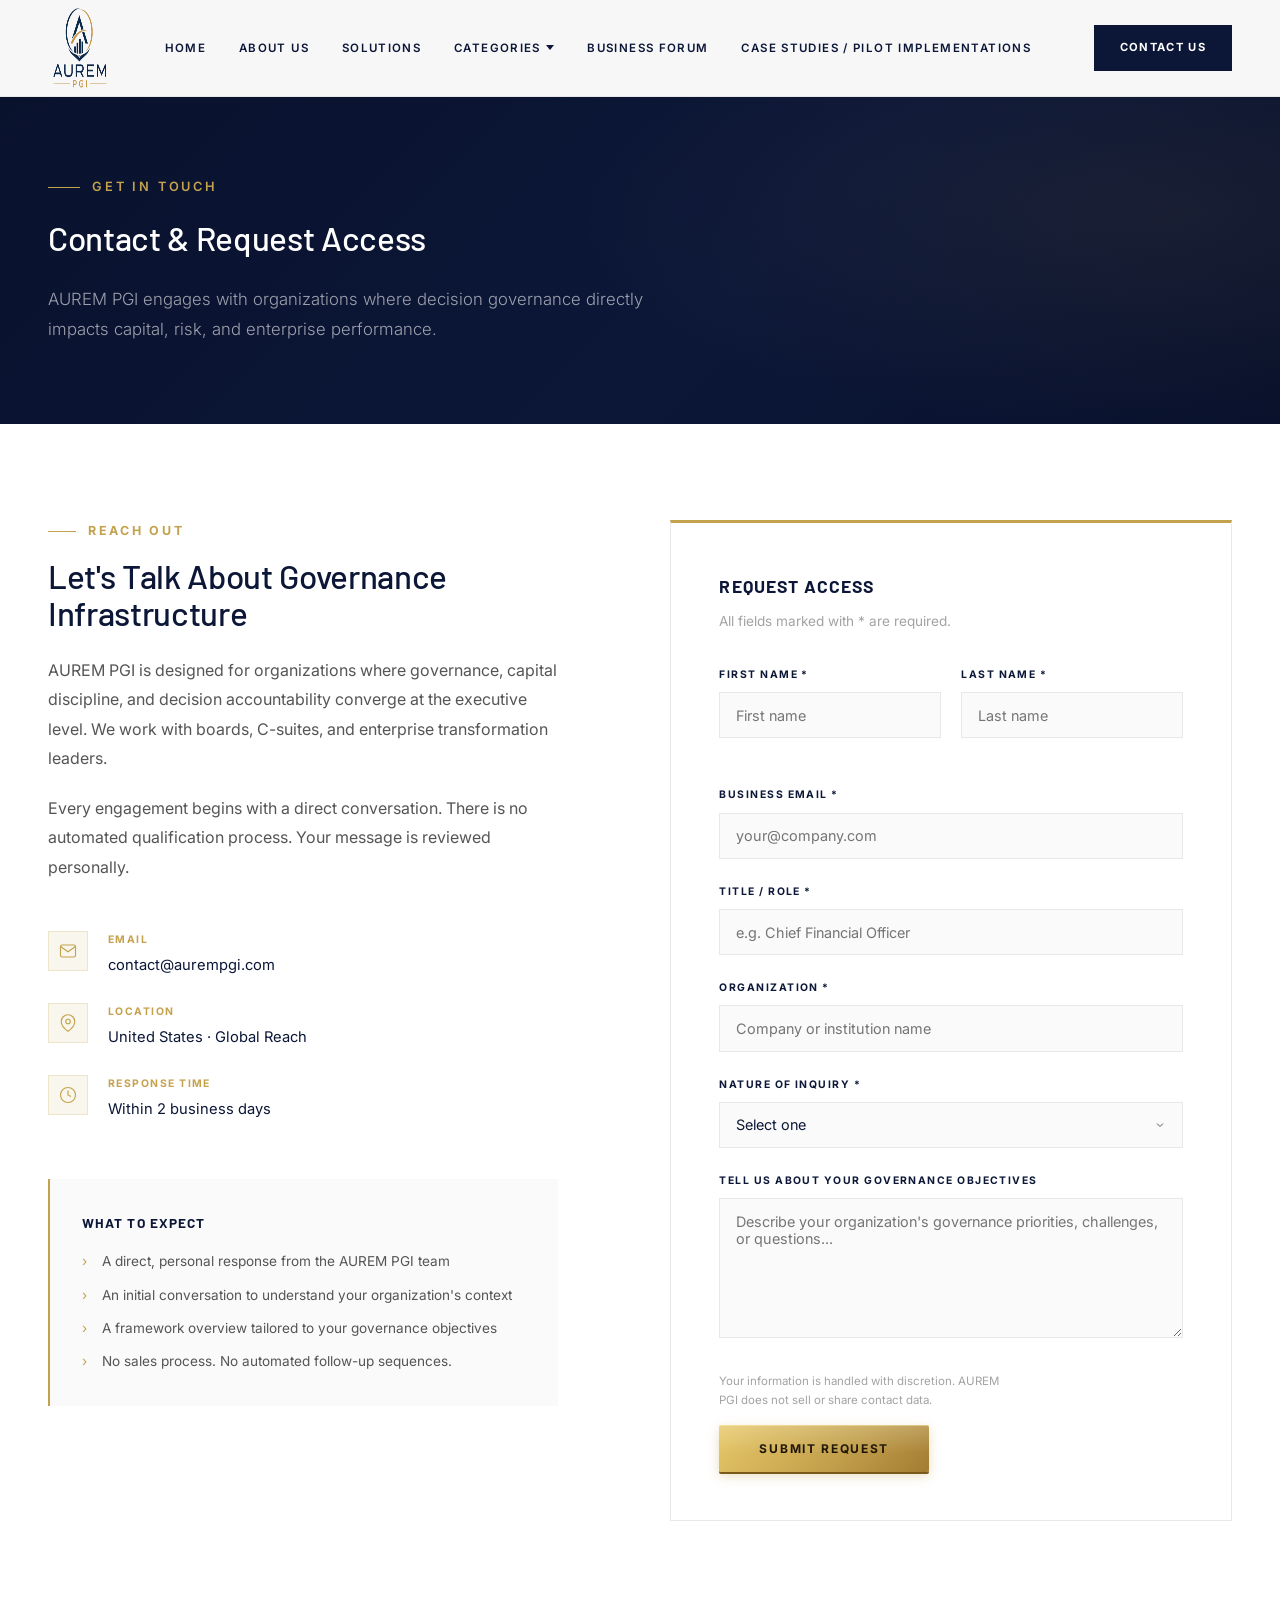
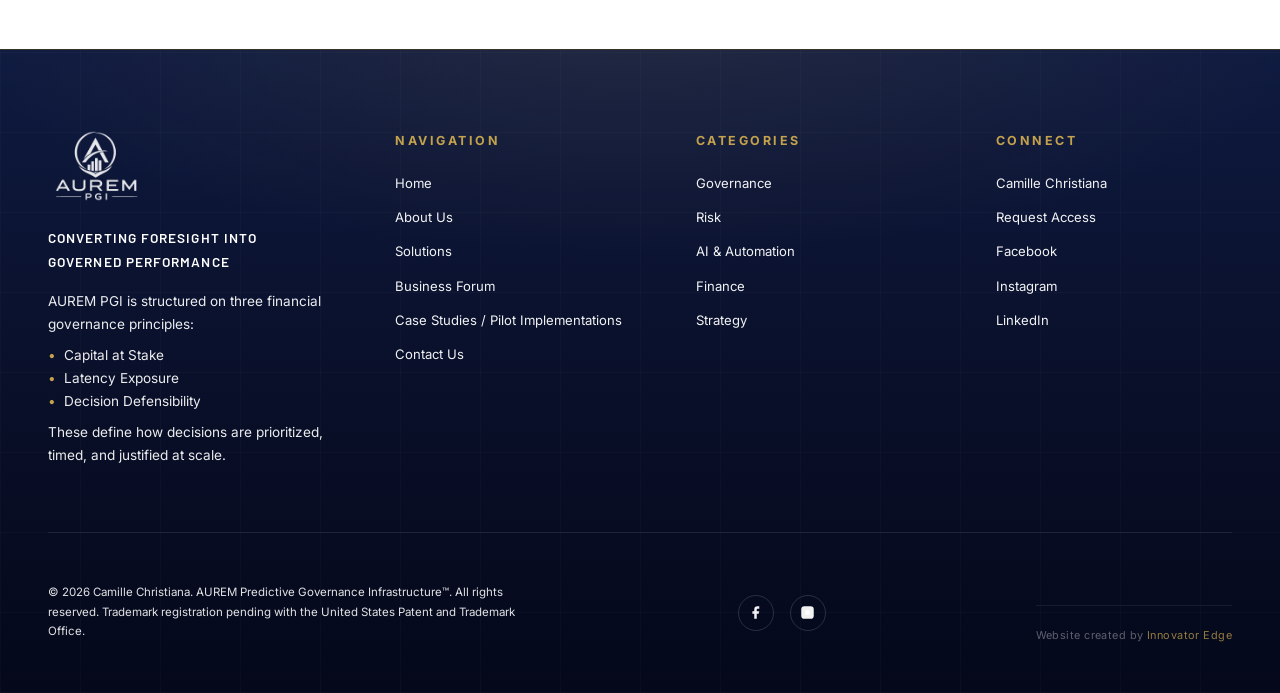
<file: contact.html>
<!DOCTYPE html>
<html lang="en">
<head>
  <meta charset="UTF-8">
  <meta name="viewport" content="width=device-width, initial-scale=1.0">
  <title>Contact AUREM PGI | Request Access to Governance Infrastructure</title>
  <meta name="description" content="Engage directly with AUREM PGI. Request access to Predictive Governance Infrastructure™ for enterprise leaders, boards, and executive teams.">
  <link rel="canonical" href="https://aurem-pgi.vercel.app/contact.html">
  <link rel="icon" type="image/png" href="logo.png">
  <meta property="og:type" content="website">
  <meta property="og:site_name" content="AUREM PGI">
  <meta property="og:title" content="Contact AUREM PGI | Request Access to Governance Infrastructure">
  <meta property="og:description" content="Engage directly with AUREM PGI. Request access to Predictive Governance Infrastructure™ for enterprise leaders, boards, and executive teams.">
  <meta property="og:url" content="https://aurem-pgi.vercel.app/contact.html">
  <meta property="og:image" content="https://aurem-pgi.vercel.app/logo.png">
  <meta name="twitter:card" content="summary_large_image">
  <meta name="twitter:title" content="Contact AUREM PGI | Request Access to Governance Infrastructure">
  <meta name="twitter:description" content="Engage directly with AUREM PGI. Request access to Predictive Governance Infrastructure™ for enterprise leaders, boards, and executive teams.">
  <meta name="twitter:image" content="https://aurem-pgi.vercel.app/logo.png">
  <link rel="stylesheet" href="css/main.css">
  <style>
    /* ─── Contact Page Specific ───────────────────────────── */

    .contact-body {
      padding: 6rem 3rem 8rem;
      background: var(--white);
    }

    .contact-body-inner {
      max-width: 1440px;
      margin: 0 auto;
      display: grid;
      grid-template-columns: 1fr 1.1fr;
      gap: 7rem;
      align-items: start;
    }

    /* Left Info */
    .contact-info h2 {
      font-size: clamp(1.7rem, 2.6vw, 2.8rem);
      font-weight: 500;
      text-transform: none;
      letter-spacing: -0.01em;
      color: var(--navy);
      margin: 0.75rem 0 1.5rem;
    }

    .contact-info p {
      font-family: 'Inter', sans-serif;
      font-size: 1rem;
      color: var(--g600);
      line-height: 1.85;
      margin-bottom: 1.25rem;
    }

    .contact-details {
      margin-top: 3rem;
      display: flex;
      flex-direction: column;
      gap: 1.5rem;
    }

    .contact-detail-item {
      display: flex;
      gap: 1.25rem;
      align-items: flex-start;
    }

    .cd-icon {
      width: 40px; height: 40px;
      background: rgba(196,162,77,0.1);
      border: 1px solid rgba(196,162,77,0.2);
      display: flex;
      align-items: center;
      justify-content: center;
      flex-shrink: 0;
    }

    .cd-icon svg { width: 18px; height: 18px; stroke: var(--gold); fill: none; stroke-width: 1.5; }

    .cd-label {
      font-family: 'Inter', sans-serif;
      font-size: 0.65rem;
      font-weight: 700;
      letter-spacing: 0.14em;
      text-transform: uppercase;
      color: var(--gold);
      margin-bottom: 0.25rem;
    }

    .cd-value {
      font-family: 'Inter', sans-serif;
      font-size: 0.92rem;
      color: var(--navy);
    }

    .what-to-expect {
      margin-top: 3.5rem;
      padding: 2rem;
      background: var(--g50);
      border-left: 2px solid var(--gold);
    }

    .wte-title {
      font-family: 'Barlow', sans-serif;
      font-size: 0.85rem;
      font-weight: 700;
      text-transform: uppercase;
      letter-spacing: 0.08em;
      color: var(--navy);
      margin-bottom: 1rem;
    }

    .wte-list {
      list-style: none;
      display: flex;
      flex-direction: column;
      gap: 0.6rem;
    }

    .wte-list li {
      font-family: 'Inter', sans-serif;
      font-size: 0.85rem;
      color: var(--g600);
      padding-left: 1.25rem;
      position: relative;
    }

    .wte-list li::before {
      content: '›';
      position: absolute;
      left: 0;
      color: var(--gold);
    }

    /* Form */
    .contact-form-wrap {
      background: var(--white);
      border: 1px solid var(--g200);
      border-top: 3px solid var(--gold);
      padding: 3rem;
    }

    .form-title {
      font-family: 'Barlow', sans-serif;
      font-size: 1.1rem;
      font-weight: 700;
      text-transform: uppercase;
      letter-spacing: 0.06em;
      color: var(--navy);
      margin-bottom: 0.5rem;
    }

    .form-sub {
      font-family: 'Inter', sans-serif;
      font-size: 0.85rem;
      color: var(--g400);
      margin-bottom: 2rem;
    }

    .form-group {
      margin-bottom: 1.5rem;
    }

    .form-row {
      display: grid;
      grid-template-columns: 1fr 1fr;
      gap: 1.25rem;
      margin-bottom: 1.5rem;
    }

    .form-group label {
      display: block;
      font-family: 'Inter', sans-serif;
      font-size: 0.65rem;
      font-weight: 700;
      letter-spacing: 0.14em;
      text-transform: uppercase;
      color: var(--navy);
      margin-bottom: 0.5rem;
    }

    .form-group input,
    .form-group select,
    .form-group textarea {
      width: 100%;
      font-family: 'Inter', sans-serif;
      font-size: 0.9rem;
      color: var(--navy);
      background: var(--g50);
      border: 1px solid var(--g200);
      padding: 0.85rem 1rem;
      outline: none;
      transition: border-color 0.2s, background 0.2s;
      appearance: none;
      -webkit-appearance: none;
      border-radius: 0;
    }

    .form-group input:focus,
    .form-group select:focus,
    .form-group textarea:focus {
      border-color: var(--gold);
      background: var(--white);
    }

    .form-group textarea { resize: vertical; min-height: 140px; }

    .form-group select {
      background-image: url("data:image/svg+xml,%3Csvg xmlns='http://www.w3.org/2000/svg' width='12' height='12' viewBox='0 0 24 24' fill='none' stroke='%23555' stroke-width='2'%3E%3Cpath d='M6 9l6 6 6-6'/%3E%3C/svg%3E");
      background-repeat: no-repeat;
      background-position: right 1rem center;
      padding-right: 2.5rem;
    }

    .form-submit {
      display: flex;
      align-items: center;
      justify-content: space-between;
      flex-wrap: wrap;
      gap: 1rem;
      margin-top: 1.5rem;
    }

    .form-disclaimer {
      font-family: 'Inter', sans-serif;
      font-size: 0.72rem;
      color: var(--g400);
      max-width: 280px;
      line-height: 1.6;
    }

    .form-success {
      display: none;
      background: rgba(196,162,77,0.1);
      border: 1px solid rgba(196,162,77,0.3);
      padding: 1.5rem;
      text-align: center;
      margin-top: 2rem;
    }

    .form-success p {
      font-family: 'Inter', sans-serif;
      font-size: 0.88rem;
      color: var(--navy);
    }

    @media (max-width: 1100px) {
      .contact-body-inner { grid-template-columns: 1fr; gap: 4rem; }
    }

    @media (max-width: 768px) {
      .contact-body { padding: 5rem 1.5rem 6rem; }
      .contact-form-wrap { padding: 2rem 1.5rem; }
      .form-row { grid-template-columns: 1fr; gap: 1.5rem; margin-bottom: 0; }
    }
  </style>
</head>
<body>

  <!-- Navigation -->
  <nav class="site-nav">
    <div class="nav-inner">
      <a href="index.html" class="nav-logo"><img src="logo-transparent.png" alt="AUREM PGI"></a>
      <ul class="nav-links">
        <li><a href="index.html">Home</a></li>
        <li><a href="about.html">About Us</a></li>
        <li><a href="solutions.html">Solutions</a></li>
        <li>
          <button>Categories <span class="nav-arrow"></span></button>
          <div class="nav-dropdown">
            <a href="governance.html">Governance</a>
            <a href="risk.html">Risk</a>
            <a href="ai-automation.html">AI &amp; Automation</a>
            <a href="finance.html">Finance</a>
            

            <a href="leadership.html">Leadership</a>
            <a href="data-analytics.html">Data Analytics</a>
            <a href="strategy.html">Strategy</a>
          </div>
        </li>
        <li><a href="business-forum.html">Business Forum</a></li><li><a href="case-studies.html">Case Studies / Pilot Implementations</a></li>
      </ul>
      <a href="contact.html" class="nav-cta">Contact Us</a>
      <button class="nav-hamburger" id="hamburger" onclick="toggleNav()" aria-label="Menu">
        <span></span><span></span><span></span>
      </button>
    </div>
  </nav>

  <div class="mobile-menu" id="mobileMenu">
    <a href="index.html">Home</a>
    <a href="about.html">About Us</a>
    <a href="solutions.html">Solutions</a>
    <span class="mob-cat">Categories</span>
    <a href="governance.html" class="mob-sub">Governance</a>
    <a href="risk.html" class="mob-sub">Risk</a>
    <a href="ai-automation.html" class="mob-sub">AI &amp; Automation</a>
    <a href="finance.html" class="mob-sub">Finance</a>
    

    <a href="leadership.html" class="mob-sub">Leadership</a>
    <a href="data-analytics.html" class="mob-sub">Data Analytics</a>
    <a href="strategy.html" class="mob-sub">Strategy</a>
    <a href="business-forum.html">Business Forum</a><a href="case-studies.html">Case Studies / Pilot Implementations</a>
    <a href="contact.html" class="m-cta">Contact Us</a>
  </div>


  <!-- Page Hero -->
  <section class="page-hero">
    <div class="page-hero-eyebrow fi">Get in Touch</div>
    <h1 class="fi d1">Contact &amp; Request Access</h1>
    <p class="fi d2">AUREM PGI engages with organizations where decision governance directly impacts capital, risk, and enterprise performance.</p>
  </section>


  <!-- Contact Body -->
  <section class="contact-body">
    <div class="contact-body-inner">

      <!-- Info Left -->
      <div class="contact-info fi">
        <div class="section-label">Reach Out</div>
        <h2>Let's Talk About Governance Infrastructure</h2>
        <p>AUREM PGI is designed for organizations where governance, capital discipline, and decision accountability converge at the executive level. We work with boards, C-suites, and enterprise transformation leaders.</p>
        <p>Every engagement begins with a direct conversation. There is no automated qualification process. Your message is reviewed personally.</p>

        <div class="contact-details">
          <div class="contact-detail-item">
            <div class="cd-icon">
              <svg viewBox="0 0 24 24"><path d="M4 4h16c1.1 0 2 .9 2 2v12c0 1.1-.9 2-2 2H4c-1.1 0-2-.9-2-2V6c0-1.1.9-2 2-2z"/><polyline points="22,6 12,13 2,6"/></svg>
            </div>
            <div>
              <div class="cd-label">Email</div>
              <div class="cd-value">contact@aurempgi.com</div>
            </div>
          </div>
          <div class="contact-detail-item">
            <div class="cd-icon">
              <svg viewBox="0 0 24 24"><path d="M21 10c0 7-9 13-9 13s-9-6-9-13a9 9 0 0118 0z"/><circle cx="12" cy="10" r="3"/></svg>
            </div>
            <div>
              <div class="cd-label">Location</div>
              <div class="cd-value">United States · Global Reach</div>
            </div>
          </div>
          <div class="contact-detail-item">
            <div class="cd-icon">
              <svg viewBox="0 0 24 24"><circle cx="12" cy="12" r="10"/><polyline points="12 6 12 12 16 14"/></svg>
            </div>
            <div>
              <div class="cd-label">Response Time</div>
              <div class="cd-value">Within 2 business days</div>
            </div>
          </div>
        </div>

        <div class="what-to-expect">
          <div class="wte-title">What to Expect</div>
          <ul class="wte-list">
            <li>A direct, personal response from the AUREM PGI team</li>
            <li>An initial conversation to understand your organization's context</li>
            <li>A framework overview tailored to your governance objectives</li>
            <li>No sales process. No automated follow-up sequences.</li>
          </ul>
        </div>
      </div>

      <!-- Form Right -->
      <div class="contact-form-wrap fi d1">
        <div class="form-title">Request Access</div>
        <div class="form-sub">All fields marked with * are required.</div>
        <form id="contactForm" onsubmit="handleSubmit(event)" action="https://formspree.io/f/xpwzqowp" method="POST">
          <div class="form-row">
            <div class="form-group">
              <label for="firstName">First Name *</label>
              <input type="text" id="firstName" name="firstName" placeholder="First name" required>
            </div>
            <div class="form-group">
              <label for="lastName">Last Name *</label>
              <input type="text" id="lastName" name="lastName" placeholder="Last name" required>
            </div>
          </div>
          <div class="form-group">
            <label for="email">Business Email *</label>
            <input type="email" id="email" name="email" placeholder="your@company.com" required>
          </div>
          <div class="form-group">
            <label for="title">Title / Role *</label>
            <input type="text" id="title" name="title" placeholder="e.g. Chief Financial Officer" required>
          </div>
          <div class="form-group">
            <label for="organization">Organization *</label>
            <input type="text" id="organization" name="organization" placeholder="Company or institution name" required>
          </div>
          <div class="form-group">
            <label for="inquiry">Nature of Inquiry *</label>
            <select id="inquiry" name="inquiry" required>
              <option value="" disabled selected>Select one</option>
              <option value="framework-access">Framework Access &amp; Engagement</option>
              <option value="board-presentation">Board or Executive Presentation</option>
              <option value="governance-advisory">Governance Advisory</option>
              <option value="speaking">Speaking or Thought Leadership</option>
              <option value="media">Media or Press Inquiry</option>
              <option value="other">Other</option>
            </select>
          </div>
          <div class="form-group">
            <label for="message">Tell Us About Your Governance Objectives</label>
            <textarea id="message" name="message" placeholder="Describe your organization's governance priorities, challenges, or questions..."></textarea>
          </div>
          <div class="form-submit">
            <div class="form-disclaimer">Your information is handled with discretion. AUREM PGI does not sell or share contact data.</div>
            <button type="submit" class="btn-primary">Submit Request</button>
          </div>
        </form>
        <div class="form-success" id="formSuccess">
          <p><strong>Thank you.</strong> Your request has been received. We will be in touch within 2 business days.</p>
        </div>
      </div>

    </div>
  </section>


  <!-- Footer -->
  <footer class="site-footer">
    <div class="footer-inner">
      <div class="footer-top">
        <div class="footer-brand">
          <img src="logo-transparent.png" alt="AUREM PGI">
          <div class="footer-tagline">Converting Foresight into Governed Performance</div>
          <div class="footer-desc">AUREM PGI is structured on three financial governance principles:<ul class="footer-list"><li>Capital at Stake</li><li>Latency Exposure</li><li>Decision Defensibility</li></ul>These define how decisions are prioritized, timed, and justified at scale.</div>
        </div>
        <div class="footer-col">
          <div class="footer-col-title">Navigation</div>
          <a href="index.html">Home</a>
          <a href="about.html">About Us</a>
          <a href="solutions.html">Solutions</a>
          <a href="business-forum.html">Business Forum</a><a href="case-studies.html">Case Studies / Pilot Implementations</a>
          <a href="contact.html">Contact Us</a>
        </div>
        <div class="footer-col">
          <div class="footer-col-title">Categories</div>
          <a href="governance.html">Governance</a>
          <a href="risk.html">Risk</a>
          <a href="ai-automation.html">AI &amp; Automation</a>
          <a href="finance.html">Finance</a>
          

          <a href="strategy.html">Strategy</a>
        </div>
        <div class="footer-col">
          <div class="footer-col-title">Connect</div>
          <a href="https://camillechristiana.com" rel="author" target="_blank">Camille Christiana</a>
          <a href="contact.html">Request Access</a>
          <a href="https://www.facebook.com" target="_blank">Facebook</a>
          <a href="https://www.instagram.com" target="_blank">Instagram</a>
          <a href="https://www.linkedin.com" target="_blank">LinkedIn</a>
        </div>
      </div>
      <div class="footer-bottom">
        <div class="footer-copy">© 2026 Camille Christiana. AUREM Predictive Governance Infrastructure™. All rights reserved. Trademark registration pending with the United States Patent and Trademark Office.</div>
        <div class="footer-social">
          <a href="#" aria-label="Facebook">
            <svg viewBox="0 0 24 24"><path d="M18 2h-3a5 5 0 00-5 5v3H7v4h3v8h4v-8h3l1-4h-4V7a1 1 0 011-1h3z"/></svg>
          </a>
          <a href="#" aria-label="Instagram">
            <svg viewBox="0 0 24 24"><rect x="2" y="2" width="20" height="20" rx="5" ry="5"/><path d="M16 11.37A4 4 0 1112.63 8 4 4 0 0116 11.37z"/><line x1="17.5" y1="6.5" x2="17.51" y2="6.5" stroke-width="2" stroke="currentColor"/></svg>
          </a>
        </div>
      <div class="footer-credit">Website created by <a href="https://innovatoredge.com" target="_blank">Innovator Edge</a></div>
      </div>
    </div>
  </footer>


  <script>
    function toggleNav() { document.getElementById('mobileMenu').classList.toggle('open'); }
    // nav-dropdown-toggle
    document.querySelectorAll('.nav-links > li > button').forEach(function(btn) {
      btn.addEventListener('click', function(e) {
        e.stopPropagation();
        var li = this.closest('li');
        var isOpen = li.classList.contains('open');
        document.querySelectorAll('.nav-links > li').forEach(function(el) { el.classList.remove('open'); });
        if (!isOpen) li.classList.add('open');
      });
    });
    document.addEventListener('click', function() {
      document.querySelectorAll('.nav-links > li').forEach(function(el) { el.classList.remove('open'); });
    });
    const io = new IntersectionObserver((entries) => {
      entries.forEach(e => { if (e.isIntersecting) { e.target.classList.add('up'); io.unobserve(e.target); } });
    }, { threshold: 0.1 });
    document.querySelectorAll('.fi').forEach(el => io.observe(el));

    function handleSubmit(e) {
      // Let Formspree handle the actual submission, just show success
      // You can swap this out for a real endpoint
      const form = document.getElementById('contactForm');
      const success = document.getElementById('formSuccess');
      // For now, show success on submit attempt
      // When Formspree is configured the form will submit normally
      success.style.display = 'block';
      form.style.opacity = '0.4';
      form.style.pointerEvents = 'none';
      e.preventDefault();
    }
  </script>

</body>
</html>
</file>
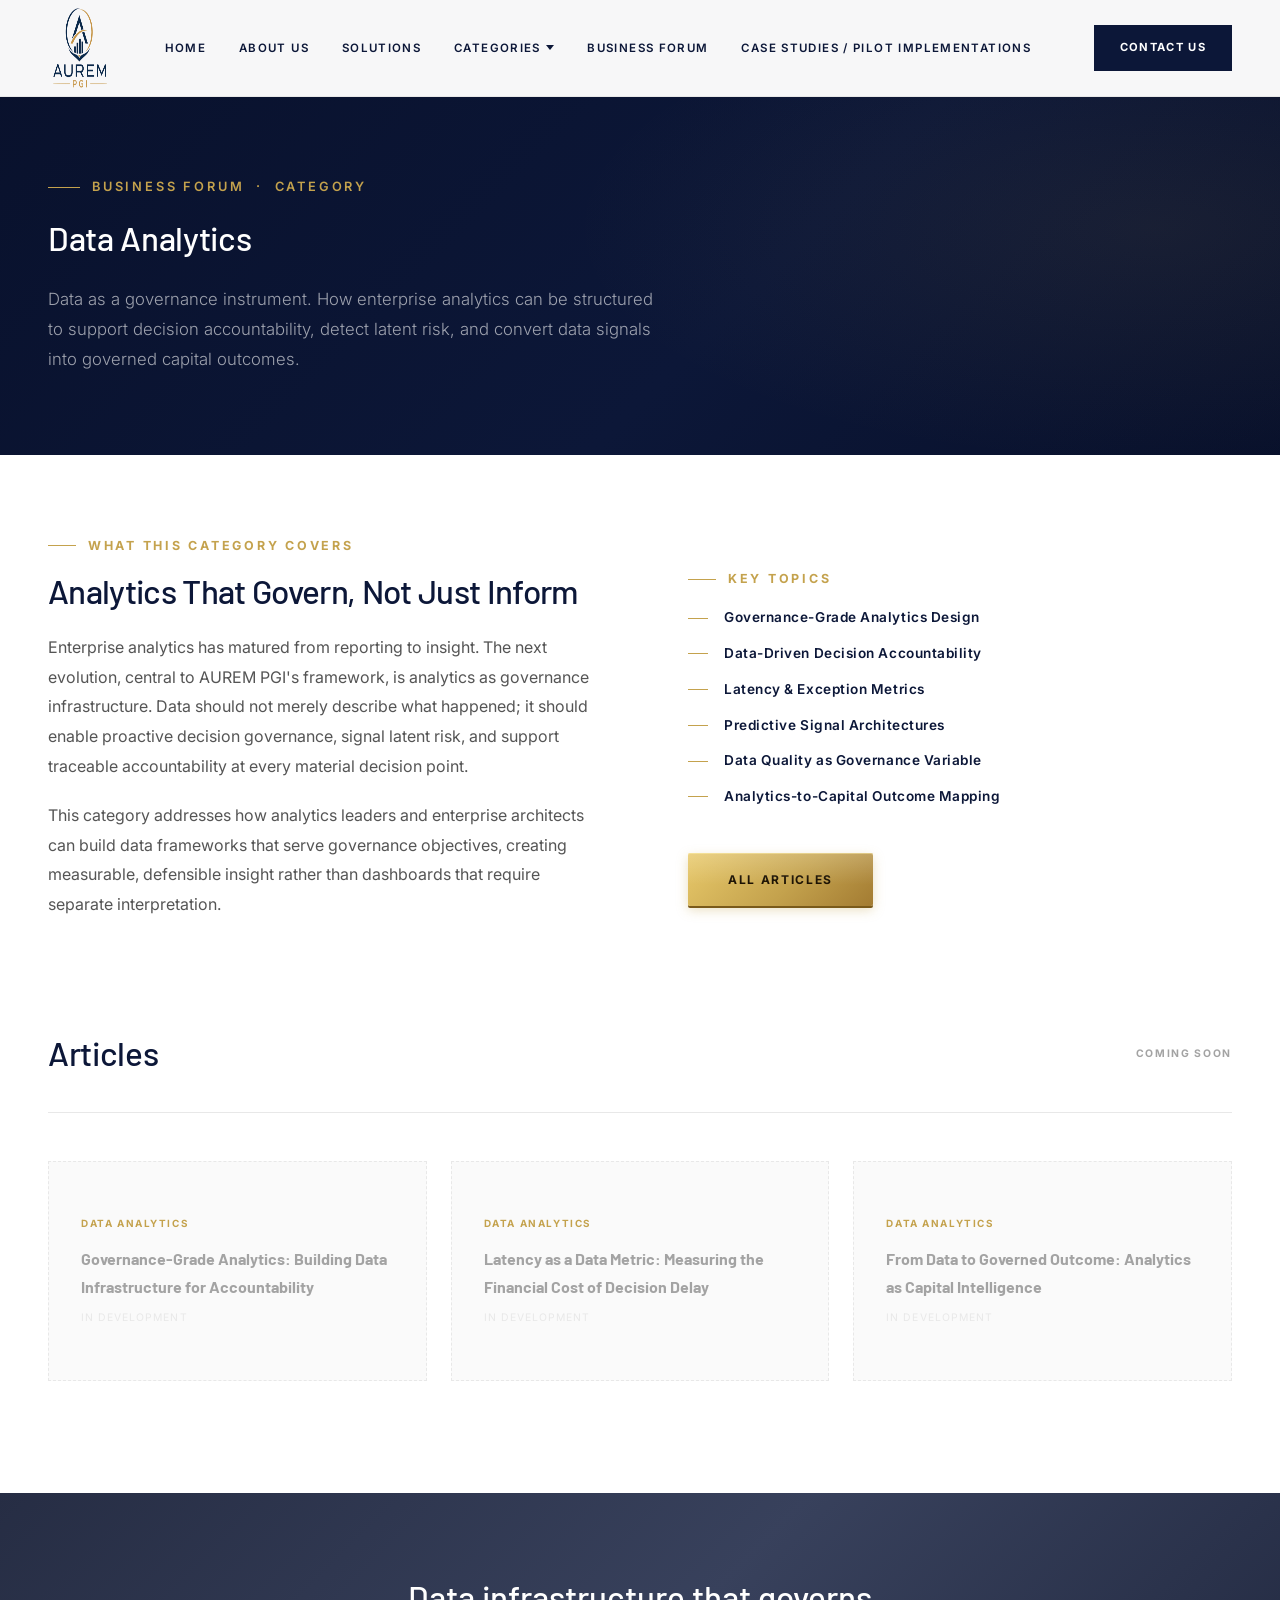
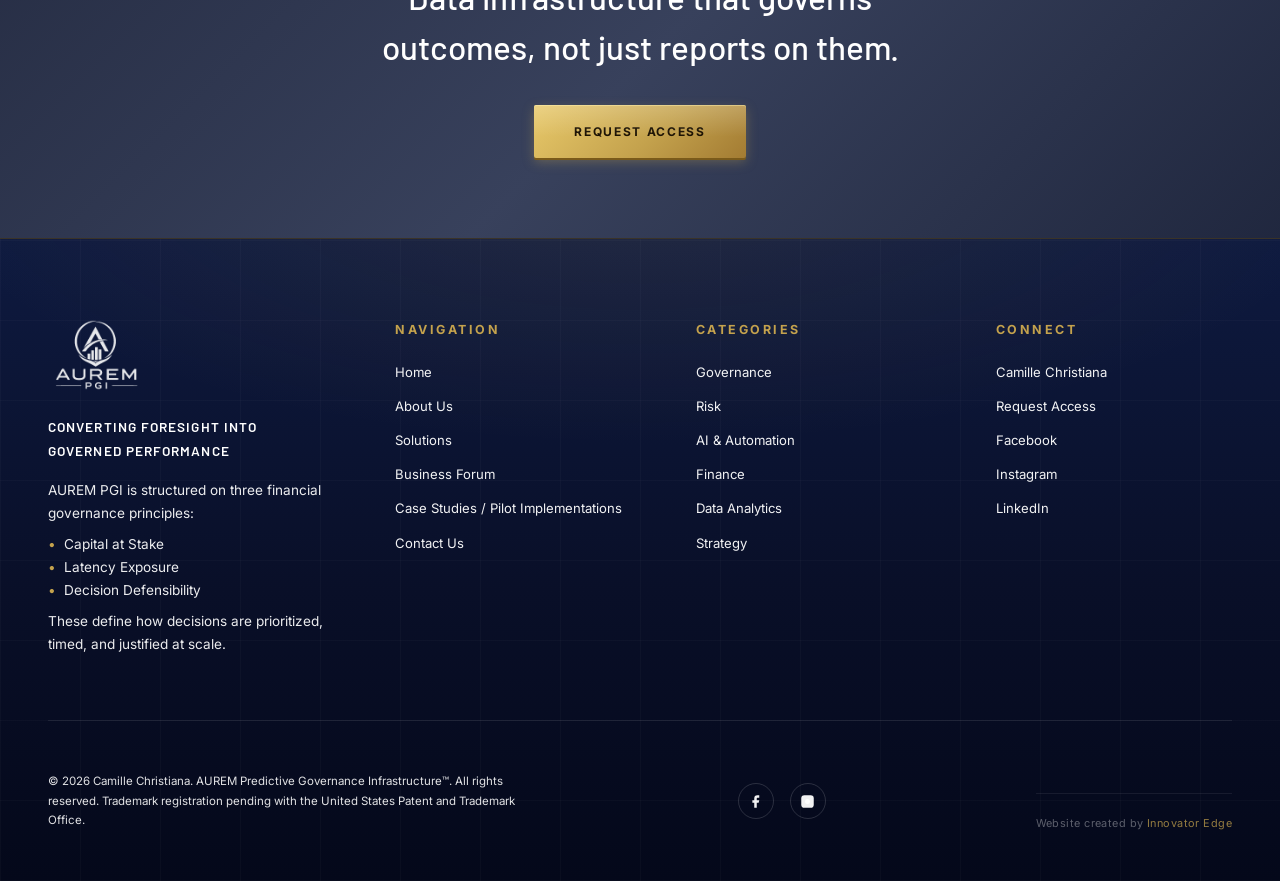
<file: data-analytics.html>
<!DOCTYPE html>
<html lang="en">
<head>
  <meta charset="UTF-8">
  <meta name="viewport" content="width=device-width, initial-scale=1.0">
  <title>Data Analytics as Governance Infrastructure | AUREM PGI</title>
  <meta name="description" content="Data analytics governance articles from AUREM PGI — data-driven decision-making, outcome measurement, and analytics as enterprise governance infrastructure.">
  <link rel="canonical" href="https://aurem-pgi.vercel.app/data-analytics.html">
  <link rel="icon" type="image/png" href="logo.png">
  <meta property="og:type" content="website">
  <meta property="og:site_name" content="AUREM PGI">
  <meta property="og:title" content="Data Analytics as Governance Infrastructure | AUREM PGI">
  <meta property="og:description" content="Data analytics governance articles from AUREM PGI — data-driven decision-making, outcome measurement, and analytics as enterprise governance infrastructure.">
  <meta property="og:url" content="https://aurem-pgi.vercel.app/data-analytics.html">
  <meta property="og:image" content="https://aurem-pgi.vercel.app/logo.png">
  <meta name="twitter:card" content="summary_large_image">
  <meta name="twitter:title" content="Data Analytics as Governance Infrastructure | AUREM PGI">
  <meta name="twitter:description" content="Data analytics governance articles from AUREM PGI — data-driven decision-making, outcome measurement, and analytics as enterprise governance infrastructure.">
  <meta name="twitter:image" content="https://aurem-pgi.vercel.app/logo.png">
  <link rel="stylesheet" href="css/main.css">
  <style>
    .cat-intro { padding: 5rem 3rem 6rem; background: var(--white); }
    .cat-intro-inner { max-width: 1440px; margin: 0 auto; display: grid; grid-template-columns: 1fr 1fr; gap: 6rem; align-items: center; }
    .cat-intro-left h2 { font-size: clamp(1.7rem, 2.6vw, 2.8rem); font-weight: 500; text-transform: none; letter-spacing: -0.02em; color: var(--navy); margin: 0.75rem 0 1.5rem; }
    .cat-intro-left p { font-family: 'Inter',sans-serif; font-size: 1rem; color: var(--g600); line-height: 1.85; margin-bottom: 1.25rem; }
    .key-topic { display: flex; align-items: center; gap: 1rem; font-family: 'Inter',sans-serif; font-size: 0.85rem; font-weight: 600; color: var(--navy); letter-spacing: 0.04em; margin-bottom: 0.75rem; }
    .key-topic::before { content: ''; display: block; width: 20px; height: 1px; background: var(--gold); flex-shrink: 0; }
    .cat-articles { padding: 0 3rem 7rem; background: var(--white); }
    .cat-articles-inner { max-width: 1440px; margin: 0 auto; }
    .cat-articles-header { padding-bottom: 2.5rem; border-bottom: 1px solid var(--g200); margin-bottom: 3rem; display: flex; justify-content: space-between; align-items: center; flex-wrap: wrap; gap: 1rem; }
    .cat-articles-header h2 { font-size: clamp(1.7rem, 2.6vw, 2.8rem); font-weight: 500; text-transform: none; letter-spacing: -0.01em; color: var(--navy); }
    .cat-count { font-family: 'Inter',sans-serif; font-size: 0.65rem; font-weight: 700; letter-spacing: 0.16em; text-transform: uppercase; color: var(--g400); }
    .cat-cta { position: relative; background-image: url('https://images.unsplash.com/photo-1695668548342-c0c1ad479aee?ixlib=rb-4.1.0&w=1600&h=600&fit=crop&auto=format&q=80'); background-size: cover; background-position: center; padding: 5rem 3rem; text-align: center; overflow: hidden; }
    .cat-cta::before { content: ''; position: absolute; inset: 0; background: linear-gradient(135deg, rgba(8,16,42,0.88) 0%, rgba(12,23,56,0.82) 50%, rgba(8,16,42,0.90) 100%); z-index: 0; }
    .cat-cta > * { position: relative; z-index: 1; }
    .cat-cta h2 { font-size: clamp(1.7rem, 2.6vw, 2.8rem); font-weight: 500; color: var(--white); max-width: 560px; margin: 0 auto 2rem; line-height: 1.5; }
    .soon-grid { display: grid; grid-template-columns: repeat(3,1fr); gap: 1.5rem; }
    .soon-card { background: var(--g50); border: 1px dashed var(--g200); padding: 2.5rem 2rem; min-height: 220px; display: flex; flex-direction: column; justify-content: center; }
    .soon-card-cat { font-family: 'Inter',sans-serif; font-size: 0.62rem; font-weight: 700; letter-spacing: 0.16em; text-transform: uppercase; color: var(--gold); margin-bottom: 0.75rem; }
    .soon-card-title { font-family: 'Barlow',sans-serif; font-size: 1rem; font-weight: 700; color: var(--g400); margin-bottom: 0.5rem; }
    .soon-card-label { font-family: 'Inter',sans-serif; font-size: 0.65rem; letter-spacing: 0.1em; text-transform: uppercase; color: var(--g200); }
    @media (max-width:1100px) { .cat-intro-inner { grid-template-columns: 1fr; gap: 3rem; } .soon-grid { grid-template-columns: 1fr 1fr; } }
    @media (max-width:768px) { .cat-intro,.cat-articles { padding: 4rem 1.5rem; } .soon-grid { grid-template-columns: 1fr; } }
  </style>
</head>
<body>

  <nav class="site-nav">
    <div class="nav-inner">
      <a href="index.html" class="nav-logo"><img src="logo-transparent.png" alt="AUREM PGI"></a>
      <ul class="nav-links">
        <li><a href="index.html">Home</a></li><li><a href="about.html">About Us</a></li><li><a href="solutions.html">Solutions</a></li>
        <li>
          <button>Categories <span class="nav-arrow"></span></button>
          <div class="nav-dropdown">
            <a href="governance.html">Governance</a><a href="risk.html">Risk</a>
            <a href="ai-automation.html">AI &amp; Automation</a><a href="finance.html">Finance</a>
            <a href="leadership.html">Leadership</a>
            <a href="data-analytics.html" class="active">Data Analytics</a>
            <a href="strategy.html">Strategy</a>
          </div>
        </li>
        <li><a href="business-forum.html">Business Forum</a></li><li><a href="case-studies.html">Case Studies / Pilot Implementations</a></li>
      </ul>
      <a href="contact.html" class="nav-cta">Contact Us</a>
      <button class="nav-hamburger" id="hamburger" onclick="toggleNav()" aria-label="Menu"><span></span><span></span><span></span></button>
    </div>
  </nav>
  <div class="mobile-menu" id="mobileMenu">
    <a href="index.html">Home</a><a href="about.html">About Us</a><a href="solutions.html">Solutions</a>
    <span class="mob-cat">Categories</span>
    <a href="governance.html" class="mob-sub">Governance</a><a href="risk.html" class="mob-sub">Risk</a>
    <a href="ai-automation.html" class="mob-sub">AI &amp; Automation</a><a href="finance.html" class="mob-sub">Finance</a>
    
    <a href="leadership.html" class="mob-sub">Leadership</a>
    <a href="data-analytics.html" class="mob-sub">Data Analytics</a>
    <a href="strategy.html" class="mob-sub">Strategy</a><a href="business-forum.html">Business Forum</a><a href="case-studies.html">Case Studies / Pilot Implementations</a>
    <a href="contact.html" class="m-cta">Contact Us</a>
  </div>

  <section class="page-hero">
    <div class="page-hero-eyebrow fi">Business Forum &nbsp;·&nbsp; Category</div>
    <h1 class="fi d1">Data Analytics</h1>
    <p class="fi d2">Data as a governance instrument. How enterprise analytics can be structured to support decision accountability, detect latent risk, and convert data signals into governed capital outcomes.</p>
  </section>

  <section class="cat-intro">
    <div class="cat-intro-inner">
      <div class="cat-intro-left fi">
        <div class="section-label">What This Category Covers</div>
        <h2>Analytics That Govern, Not Just Inform</h2>
        <p>Enterprise analytics has matured from reporting to insight. The next evolution, central to AUREM PGI's framework, is analytics as governance infrastructure. Data should not merely describe what happened; it should enable proactive decision governance, signal latent risk, and support traceable accountability at every material decision point.</p>
        <p>This category addresses how analytics leaders and enterprise architects can build data frameworks that serve governance objectives, creating measurable, defensible insight rather than dashboards that require separate interpretation.</p>
      </div>
      <div class="fi d1">
        <div class="section-label">Key Topics</div>
        <div class="key-topic">Governance-Grade Analytics Design</div>
        <div class="key-topic">Data-Driven Decision Accountability</div>
        <div class="key-topic">Latency &amp; Exception Metrics</div>
        <div class="key-topic">Predictive Signal Architectures</div>
        <div class="key-topic">Data Quality as Governance Variable</div>
        <div class="key-topic">Analytics-to-Capital Outcome Mapping</div>
        <a href="business-forum.html" class="btn-primary" style="margin-top:2rem;">All Articles</a>
      </div>
    </div>
  </section>

  <section class="cat-articles">
    <div class="cat-articles-inner">
      <div class="cat-articles-header fi">
        <h2>Articles</h2>
        <span class="cat-count">Coming Soon</span>
      </div>
      <div class="soon-grid fi d1">
        <div class="soon-card">
          <div class="soon-card-cat">Data Analytics</div>
          <div class="soon-card-title">Governance-Grade Analytics: Building Data Infrastructure for Accountability</div>
          <div class="soon-card-label">In Development</div>
        </div>
        <div class="soon-card">
          <div class="soon-card-cat">Data Analytics</div>
          <div class="soon-card-title">Latency as a Data Metric: Measuring the Financial Cost of Decision Delay</div>
          <div class="soon-card-label">In Development</div>
        </div>
        <div class="soon-card">
          <div class="soon-card-cat">Data Analytics</div>
          <div class="soon-card-title">From Data to Governed Outcome: Analytics as Capital Intelligence</div>
          <div class="soon-card-label">In Development</div>
        </div>
      </div>
    </div>
  </section>

  <section class="cat-cta">
    <h2 class="fi">Data infrastructure that governs outcomes, not just reports on them.</h2>
    <a href="contact.html" class="btn-primary fi d1">Request Access</a>
  </section>

  <footer class="site-footer">
    <div class="footer-inner">
      <div class="footer-top">
        <div class="footer-brand"><img src="logo-transparent.png" alt="AUREM PGI"><div class="footer-tagline">Converting Foresight into Governed Performance</div><div class="footer-desc">AUREM PGI is structured on three financial governance principles:<ul class="footer-list"><li>Capital at Stake</li><li>Latency Exposure</li><li>Decision Defensibility</li></ul>These define how decisions are prioritized, timed, and justified at scale.</div></div>
        <div class="footer-col"><div class="footer-col-title">Navigation</div><a href="index.html">Home</a><a href="about.html">About Us</a><a href="solutions.html">Solutions</a><a href="business-forum.html">Business Forum</a><a href="case-studies.html">Case Studies / Pilot Implementations</a><a href="contact.html">Contact Us</a></div>
        <div class="footer-col"><div class="footer-col-title">Categories</div><a href="governance.html">Governance</a><a href="risk.html">Risk</a><a href="ai-automation.html">AI &amp; Automation</a><a href="finance.html">Finance</a><a href="data-analytics.html">Data Analytics</a><a href="strategy.html">Strategy</a></div>
        <div class="footer-col"><div class="footer-col-title">Connect</div><a href="https://camillechristiana.com" rel="author" target="_blank">Camille Christiana</a><a href="contact.html">Request Access</a><a href="https://www.facebook.com" target="_blank">Facebook</a><a href="https://www.instagram.com" target="_blank">Instagram</a><a href="https://www.linkedin.com" target="_blank">LinkedIn</a></div>
      </div>
      <div class="footer-bottom">
        <div class="footer-copy">© 2026 Camille Christiana. AUREM Predictive Governance Infrastructure™. All rights reserved. Trademark registration pending with the United States Patent and Trademark Office.</div>
        <div class="footer-social"><a href="#" aria-label="Facebook"><svg viewBox="0 0 24 24"><path d="M18 2h-3a5 5 0 00-5 5v3H7v4h3v8h4v-8h3l1-4h-4V7a1 1 0 011-1h3z"/></svg></a><a href="#" aria-label="Instagram"><svg viewBox="0 0 24 24"><rect x="2" y="2" width="20" height="20" rx="5" ry="5"/><path d="M16 11.37A4 4 0 1112.63 8 4 4 0 0116 11.37z"/><line x1="17.5" y1="6.5" x2="17.51" y2="6.5" stroke-width="2" stroke="currentColor"/></svg></a></div>
      <div class="footer-credit">Website created by <a href="https://innovatoredge.com" target="_blank">Innovator Edge</a></div>
      </div>
    </div>
  </footer>

  <script>
    function toggleNav() { document.getElementById('mobileMenu').classList.toggle('open'); }
    // nav-dropdown-toggle
    document.querySelectorAll('.nav-links > li > button').forEach(function(btn) {
      btn.addEventListener('click', function(e) {
        e.stopPropagation();
        var li = this.closest('li');
        var isOpen = li.classList.contains('open');
        document.querySelectorAll('.nav-links > li').forEach(function(el) { el.classList.remove('open'); });
        if (!isOpen) li.classList.add('open');
      });
    });
    document.addEventListener('click', function() {
      document.querySelectorAll('.nav-links > li').forEach(function(el) { el.classList.remove('open'); });
    });
    const io = new IntersectionObserver((entries) => { entries.forEach(e => { if (e.isIntersecting) { e.target.classList.add('up'); io.unobserve(e.target); } }); }, { threshold: 0.1 });
    document.querySelectorAll('.fi').forEach(el => io.observe(el));
  </script>
</body>
</html>
</file>
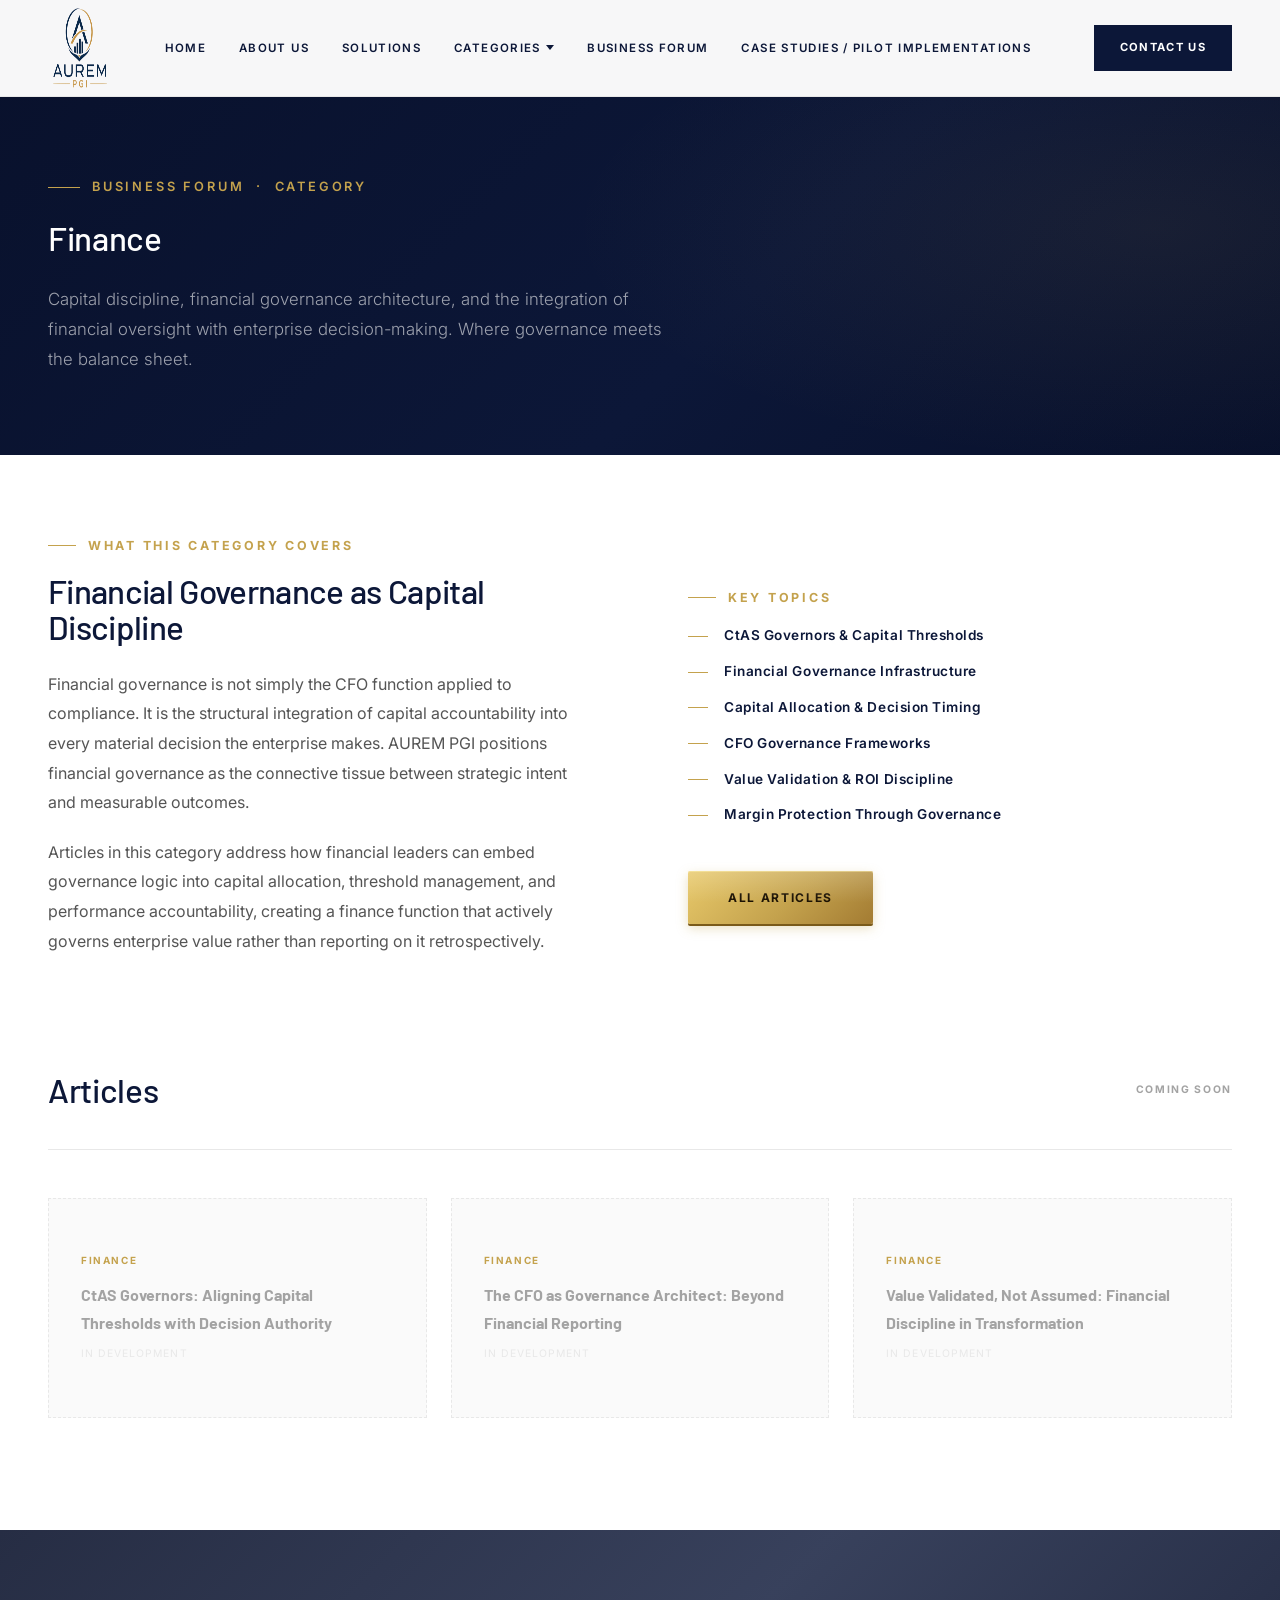
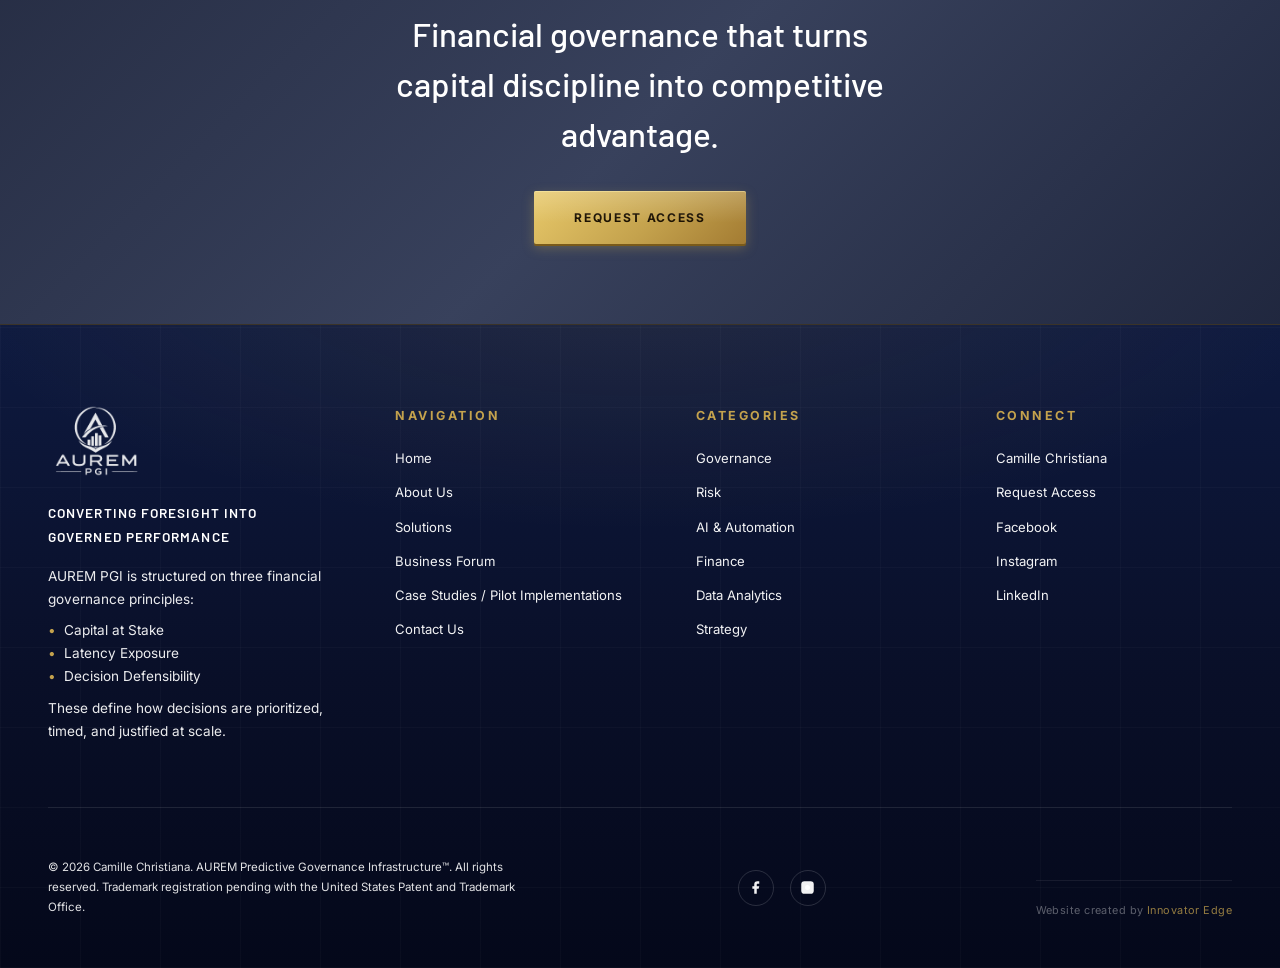
<file: finance.html>
<!DOCTYPE html>
<html lang="en">
<head>
  <meta charset="UTF-8">
  <meta name="viewport" content="width=device-width, initial-scale=1.0">
  <title>Financial Governance &amp; Capital Discipline Articles | AUREM PGI</title>
  <meta name="description" content="Financial governance articles from AUREM PGI — capital discipline, margin protection, and financial decision infrastructure for enterprise leaders and CFOs.">
  <link rel="canonical" href="https://aurem-pgi.vercel.app/finance.html">
  <link rel="icon" type="image/png" href="logo.png">
  <meta property="og:type" content="website">
  <meta property="og:site_name" content="AUREM PGI">
  <meta property="og:title" content="Financial Governance &amp; Capital Discipline Articles | AUREM PGI">
  <meta property="og:description" content="Financial governance articles from AUREM PGI — capital discipline, margin protection, and financial decision infrastructure for enterprise leaders and CFOs.">
  <meta property="og:url" content="https://aurem-pgi.vercel.app/finance.html">
  <meta property="og:image" content="https://aurem-pgi.vercel.app/logo.png">
  <meta name="twitter:card" content="summary_large_image">
  <meta name="twitter:title" content="Financial Governance &amp; Capital Discipline Articles | AUREM PGI">
  <meta name="twitter:description" content="Financial governance articles from AUREM PGI — capital discipline, margin protection, and financial decision infrastructure for enterprise leaders and CFOs.">
  <meta name="twitter:image" content="https://aurem-pgi.vercel.app/logo.png">
  <link rel="stylesheet" href="css/main.css">
  <style>
    .cat-intro { padding: 5rem 3rem 6rem; background: var(--white); }
    .cat-intro-inner { max-width: 1440px; margin: 0 auto; display: grid; grid-template-columns: 1fr 1fr; gap: 6rem; align-items: center; }
    .cat-intro-left h2 { font-size: clamp(1.7rem, 2.6vw, 2.8rem); font-weight: 500; text-transform: none; letter-spacing: -0.02em; color: var(--navy); margin: 0.75rem 0 1.5rem; }
    .cat-intro-left p { font-family: 'Inter',sans-serif; font-size: 1rem; color: var(--g600); line-height: 1.85; margin-bottom: 1.25rem; }
    .key-topic { display: flex; align-items: center; gap: 1rem; font-family: 'Inter',sans-serif; font-size: 0.85rem; font-weight: 600; color: var(--navy); letter-spacing: 0.04em; margin-bottom: 0.75rem; }
    .key-topic::before { content: ''; display: block; width: 20px; height: 1px; background: var(--gold); flex-shrink: 0; }
    .cat-articles { padding: 0 3rem 7rem; background: var(--white); }
    .cat-articles-inner { max-width: 1440px; margin: 0 auto; }
    .cat-articles-header { padding-bottom: 2.5rem; border-bottom: 1px solid var(--g200); margin-bottom: 3rem; display: flex; justify-content: space-between; align-items: center; flex-wrap: wrap; gap: 1rem; }
    .cat-articles-header h2 { font-size: clamp(1.7rem, 2.6vw, 2.8rem); font-weight: 500; text-transform: none; letter-spacing: -0.01em; color: var(--navy); }
    .cat-count { font-family: 'Inter',sans-serif; font-size: 0.65rem; font-weight: 700; letter-spacing: 0.16em; text-transform: uppercase; color: var(--g400); }
    .cat-cta { position: relative; background-image: url('https://images.unsplash.com/photo-1695668548342-c0c1ad479aee?ixlib=rb-4.1.0&w=1600&h=600&fit=crop&auto=format&q=80'); background-size: cover; background-position: center; padding: 5rem 3rem; text-align: center; overflow: hidden; }
    .cat-cta::before { content: ''; position: absolute; inset: 0; background: linear-gradient(135deg, rgba(8,16,42,0.88) 0%, rgba(12,23,56,0.82) 50%, rgba(8,16,42,0.90) 100%); z-index: 0; }
    .cat-cta > * { position: relative; z-index: 1; }
    .cat-cta h2 { font-size: clamp(1.7rem, 2.6vw, 2.8rem); font-weight: 500; color: var(--white); max-width: 560px; margin: 0 auto 2rem; line-height: 1.5; }
    .soon-grid { display: grid; grid-template-columns: repeat(3,1fr); gap: 1.5rem; }
    .soon-card { background: var(--g50); border: 1px dashed var(--g200); padding: 2.5rem 2rem; min-height: 220px; display: flex; flex-direction: column; justify-content: center; }
    .soon-card-cat { font-family: 'Inter',sans-serif; font-size: 0.62rem; font-weight: 700; letter-spacing: 0.16em; text-transform: uppercase; color: var(--gold); margin-bottom: 0.75rem; }
    .soon-card-title { font-family: 'Barlow',sans-serif; font-size: 1rem; font-weight: 700; color: var(--g400); margin-bottom: 0.5rem; }
    .soon-card-label { font-family: 'Inter',sans-serif; font-size: 0.65rem; letter-spacing: 0.1em; text-transform: uppercase; color: var(--g200); }
    @media (max-width:1100px) { .cat-intro-inner { grid-template-columns: 1fr; gap: 3rem; } .soon-grid { grid-template-columns: 1fr 1fr; } }
    @media (max-width:768px) { .cat-intro,.cat-articles { padding: 4rem 1.5rem; } .soon-grid { grid-template-columns: 1fr; } }
  </style>
</head>
<body>

  <nav class="site-nav">
    <div class="nav-inner">
      <a href="index.html" class="nav-logo"><img src="logo-transparent.png" alt="AUREM PGI"></a>
      <ul class="nav-links">
        <li><a href="index.html">Home</a></li><li><a href="about.html">About Us</a></li><li><a href="solutions.html">Solutions</a></li>
        <li>
          <button>Categories <span class="nav-arrow"></span></button>
          <div class="nav-dropdown">
            <a href="governance.html">Governance</a><a href="risk.html">Risk</a>
            <a href="ai-automation.html">AI &amp; Automation</a>
            <a href="finance.html" class="active">Finance</a>
            <a href="leadership.html">Leadership</a>
            <a href="data-analytics.html">Data Analytics</a>
            <a href="strategy.html">Strategy</a>
          </div>
        </li>
        <li><a href="business-forum.html">Business Forum</a></li><li><a href="case-studies.html">Case Studies / Pilot Implementations</a></li>
      </ul>
      <a href="contact.html" class="nav-cta">Contact Us</a>
      <button class="nav-hamburger" id="hamburger" onclick="toggleNav()" aria-label="Menu"><span></span><span></span><span></span></button>
    </div>
  </nav>
  <div class="mobile-menu" id="mobileMenu">
    <a href="index.html">Home</a><a href="about.html">About Us</a><a href="solutions.html">Solutions</a>
    <span class="mob-cat">Categories</span>
    <a href="governance.html" class="mob-sub">Governance</a><a href="risk.html" class="mob-sub">Risk</a>
    <a href="ai-automation.html" class="mob-sub">AI &amp; Automation</a><a href="finance.html" class="mob-sub">Finance</a>
    
    <a href="leadership.html" class="mob-sub">Leadership</a>
    <a href="data-analytics.html" class="mob-sub">Data Analytics</a>
    <a href="strategy.html" class="mob-sub">Strategy</a><a href="business-forum.html">Business Forum</a><a href="case-studies.html">Case Studies / Pilot Implementations</a>
    <a href="contact.html" class="m-cta">Contact Us</a>
  </div>

  <section class="page-hero">
    <div class="page-hero-eyebrow fi">Business Forum &nbsp;·&nbsp; Category</div>
    <h1 class="fi d1">Finance</h1>
    <p class="fi d2">Capital discipline, financial governance architecture, and the integration of financial oversight with enterprise decision-making. Where governance meets the balance sheet.</p>
  </section>

  <section class="cat-intro">
    <div class="cat-intro-inner">
      <div class="cat-intro-left fi">
        <div class="section-label">What This Category Covers</div>
        <h2>Financial Governance as Capital Discipline</h2>
        <p>Financial governance is not simply the CFO function applied to compliance. It is the structural integration of capital accountability into every material decision the enterprise makes. AUREM PGI positions financial governance as the connective tissue between strategic intent and measurable outcomes.</p>
        <p>Articles in this category address how financial leaders can embed governance logic into capital allocation, threshold management, and performance accountability, creating a finance function that actively governs enterprise value rather than reporting on it retrospectively.</p>
      </div>
      <div class="fi d1">
        <div class="section-label">Key Topics</div>
        <div class="key-topic">CtAS Governors &amp; Capital Thresholds</div>
        <div class="key-topic">Financial Governance Infrastructure</div>
        <div class="key-topic">Capital Allocation &amp; Decision Timing</div>
        <div class="key-topic">CFO Governance Frameworks</div>
        <div class="key-topic">Value Validation &amp; ROI Discipline</div>
        <div class="key-topic">Margin Protection Through Governance</div>
        <a href="business-forum.html" class="btn-primary" style="margin-top:2rem;">All Articles</a>
      </div>
    </div>
  </section>

  <section class="cat-articles">
    <div class="cat-articles-inner">
      <div class="cat-articles-header fi">
        <h2>Articles</h2>
        <span class="cat-count">Coming Soon</span>
      </div>
      <div class="soon-grid fi d1">
        <div class="soon-card">
          <div class="soon-card-cat">Finance</div>
          <div class="soon-card-title">CtAS Governors: Aligning Capital Thresholds with Decision Authority</div>
          <div class="soon-card-label">In Development</div>
        </div>
        <div class="soon-card">
          <div class="soon-card-cat">Finance</div>
          <div class="soon-card-title">The CFO as Governance Architect: Beyond Financial Reporting</div>
          <div class="soon-card-label">In Development</div>
        </div>
        <div class="soon-card">
          <div class="soon-card-cat">Finance</div>
          <div class="soon-card-title">Value Validated, Not Assumed: Financial Discipline in Transformation</div>
          <div class="soon-card-label">In Development</div>
        </div>
      </div>
    </div>
  </section>

  <section class="cat-cta">
    <h2 class="fi">Financial governance that turns capital discipline into competitive advantage.</h2>
    <a href="contact.html" class="btn-primary fi d1">Request Access</a>
  </section>

  <footer class="site-footer">
    <div class="footer-inner">
      <div class="footer-top">
        <div class="footer-brand"><img src="logo-transparent.png" alt="AUREM PGI"><div class="footer-tagline">Converting Foresight into Governed Performance</div><div class="footer-desc">AUREM PGI is structured on three financial governance principles:<ul class="footer-list"><li>Capital at Stake</li><li>Latency Exposure</li><li>Decision Defensibility</li></ul>These define how decisions are prioritized, timed, and justified at scale.</div></div>
        <div class="footer-col"><div class="footer-col-title">Navigation</div><a href="index.html">Home</a><a href="about.html">About Us</a><a href="solutions.html">Solutions</a><a href="business-forum.html">Business Forum</a><a href="case-studies.html">Case Studies / Pilot Implementations</a><a href="contact.html">Contact Us</a></div>
        <div class="footer-col"><div class="footer-col-title">Categories</div><a href="governance.html">Governance</a><a href="risk.html">Risk</a><a href="ai-automation.html">AI &amp; Automation</a><a href="finance.html">Finance</a><a href="data-analytics.html">Data Analytics</a><a href="strategy.html">Strategy</a></div>
        <div class="footer-col"><div class="footer-col-title">Connect</div><a href="https://camillechristiana.com" rel="author" target="_blank">Camille Christiana</a><a href="contact.html">Request Access</a><a href="https://www.facebook.com" target="_blank">Facebook</a><a href="https://www.instagram.com" target="_blank">Instagram</a><a href="https://www.linkedin.com" target="_blank">LinkedIn</a></div>
      </div>
      <div class="footer-bottom">
        <div class="footer-copy">© 2026 Camille Christiana. AUREM Predictive Governance Infrastructure™. All rights reserved. Trademark registration pending with the United States Patent and Trademark Office.</div>
        <div class="footer-social"><a href="#" aria-label="Facebook"><svg viewBox="0 0 24 24"><path d="M18 2h-3a5 5 0 00-5 5v3H7v4h3v8h4v-8h3l1-4h-4V7a1 1 0 011-1h3z"/></svg></a><a href="#" aria-label="Instagram"><svg viewBox="0 0 24 24"><rect x="2" y="2" width="20" height="20" rx="5" ry="5"/><path d="M16 11.37A4 4 0 1112.63 8 4 4 0 0116 11.37z"/><line x1="17.5" y1="6.5" x2="17.51" y2="6.5" stroke-width="2" stroke="currentColor"/></svg></a></div>
      <div class="footer-credit">Website created by <a href="https://innovatoredge.com" target="_blank">Innovator Edge</a></div>
      </div>
    </div>
  </footer>

  <script>
    function toggleNav() { document.getElementById('mobileMenu').classList.toggle('open'); }
    // nav-dropdown-toggle
    document.querySelectorAll('.nav-links > li > button').forEach(function(btn) {
      btn.addEventListener('click', function(e) {
        e.stopPropagation();
        var li = this.closest('li');
        var isOpen = li.classList.contains('open');
        document.querySelectorAll('.nav-links > li').forEach(function(el) { el.classList.remove('open'); });
        if (!isOpen) li.classList.add('open');
      });
    });
    document.addEventListener('click', function() {
      document.querySelectorAll('.nav-links > li').forEach(function(el) { el.classList.remove('open'); });
    });
    const io = new IntersectionObserver((entries) => { entries.forEach(e => { if (e.isIntersecting) { e.target.classList.add('up'); io.unobserve(e.target); } }); }, { threshold: 0.1 });
    document.querySelectorAll('.fi').forEach(el => io.observe(el));
  </script>
</body>
</html>
</file>
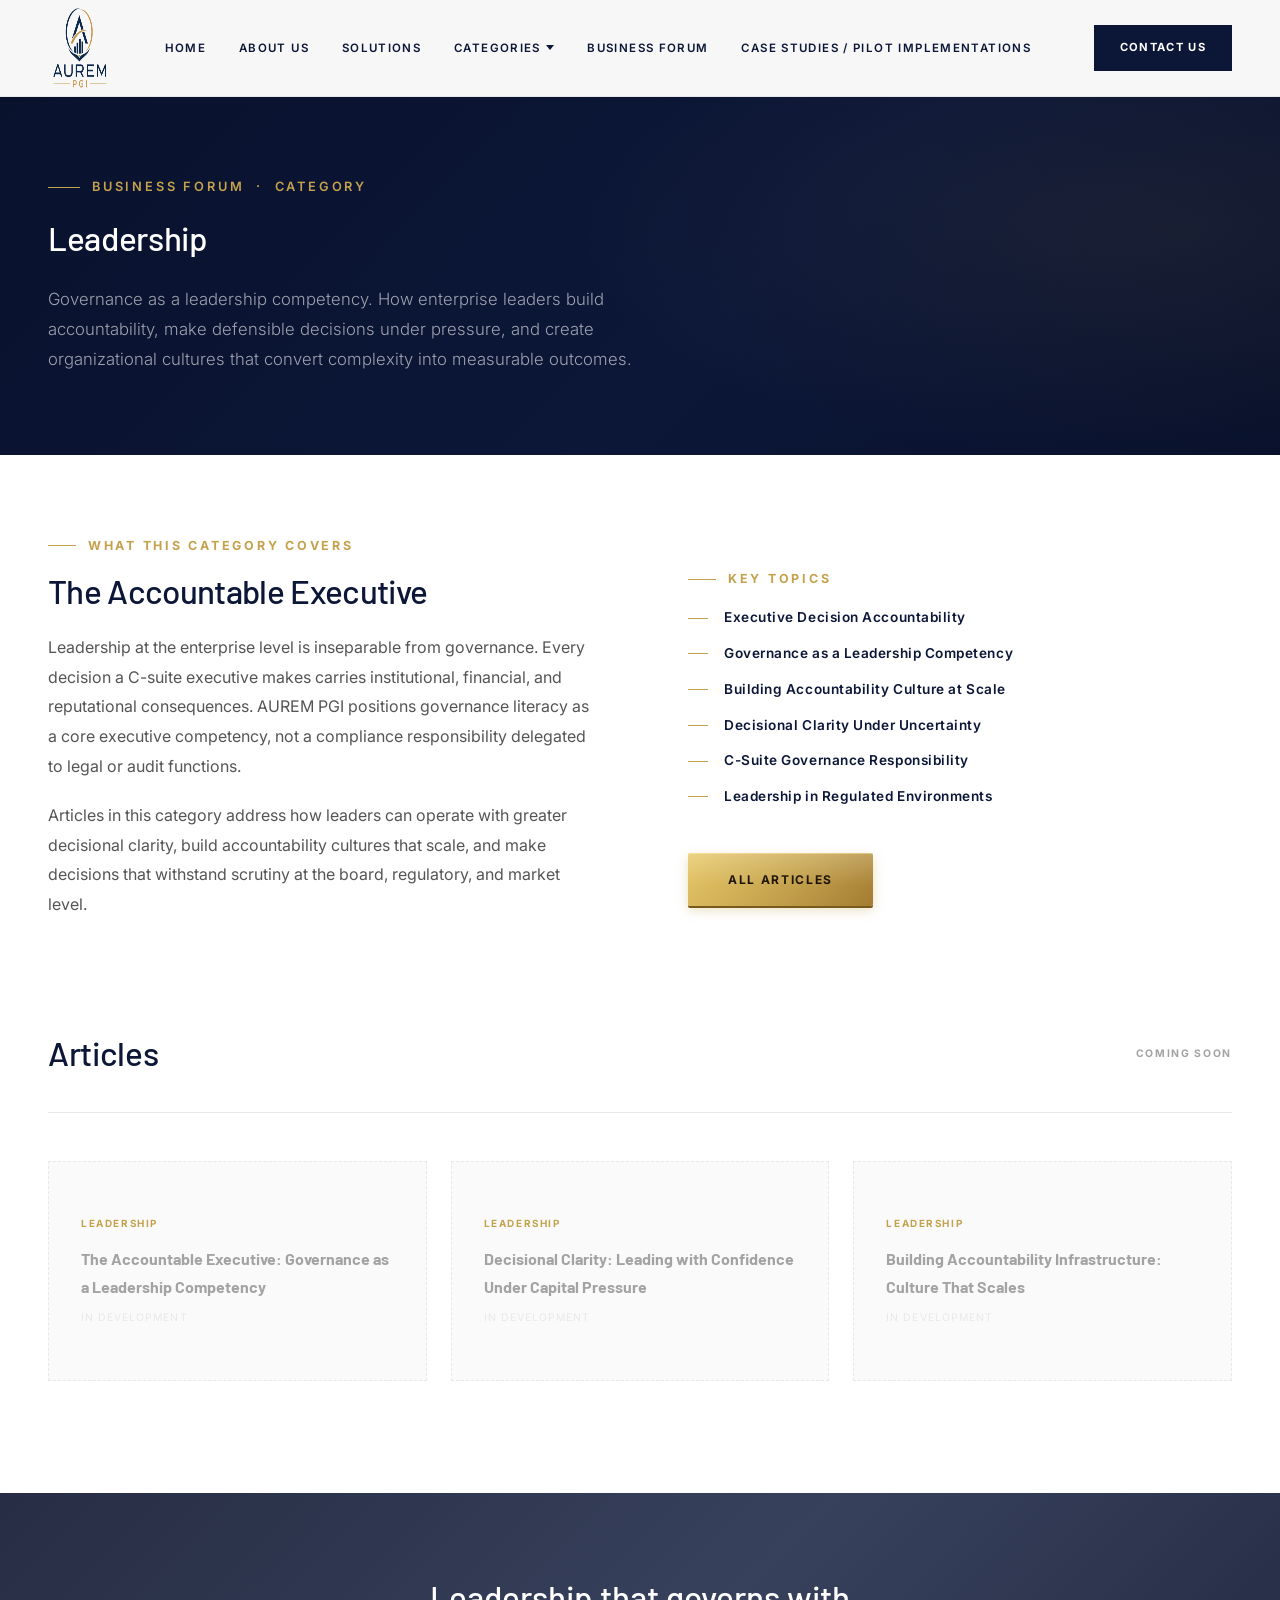
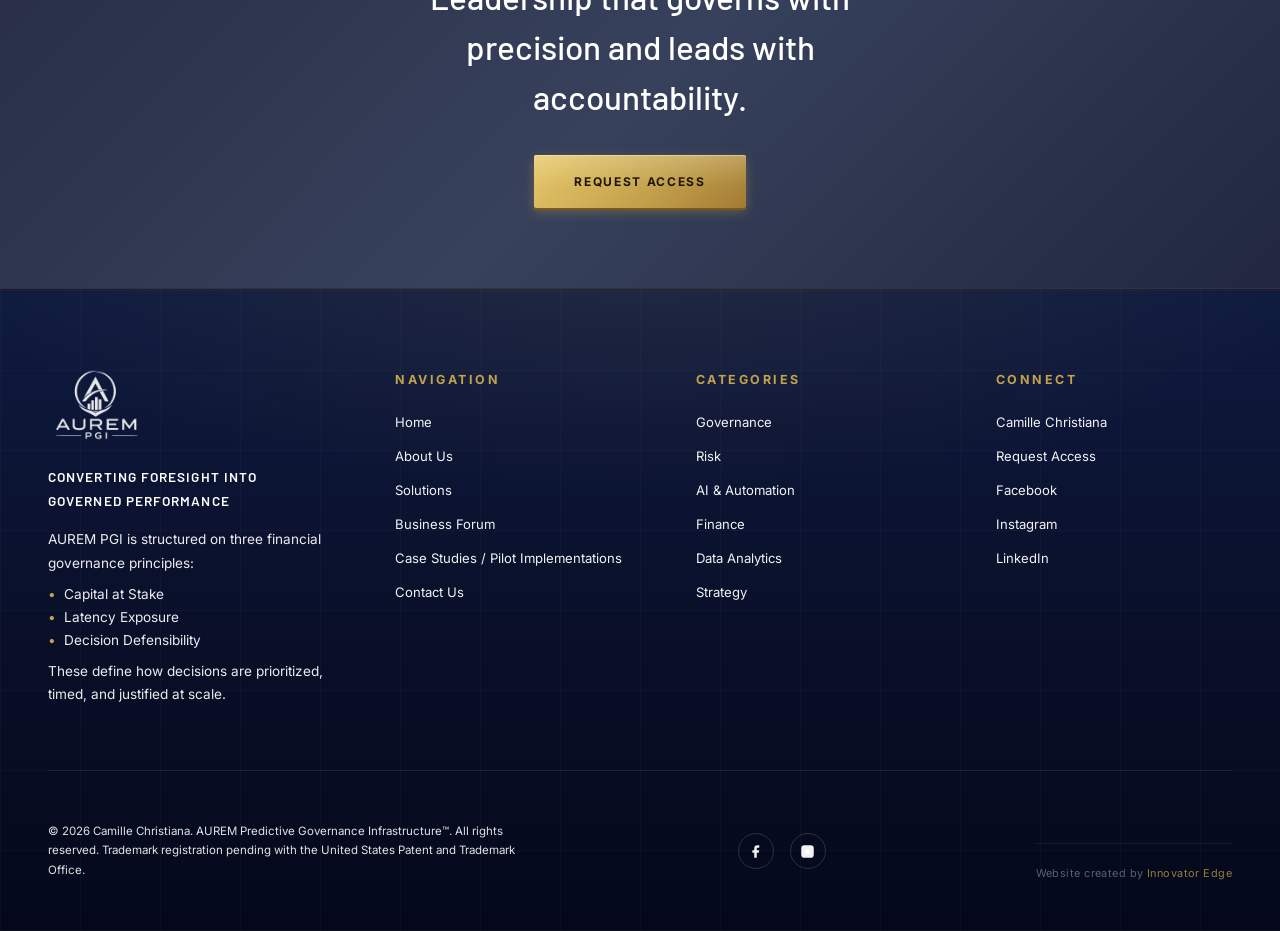
<file: leadership.html>
<!DOCTYPE html>
<html lang="en">
<head>
  <meta charset="UTF-8">
  <meta name="viewport" content="width=device-width, initial-scale=1.0">
  <title>Leadership &amp; Executive Governance Articles | AUREM PGI</title>
  <meta name="description" content="Leadership governance articles from AUREM PGI — executive accountability, precision decision-making, and measurable performance for enterprise leadership teams.">
  <link rel="canonical" href="https://aurem-pgi.vercel.app/leadership.html">
  <link rel="icon" type="image/png" href="logo.png">
  <meta property="og:type" content="website">
  <meta property="og:site_name" content="AUREM PGI">
  <meta property="og:title" content="Leadership &amp; Executive Governance Articles | AUREM PGI">
  <meta property="og:description" content="Leadership governance articles from AUREM PGI — executive accountability, precision decision-making, and measurable performance for enterprise leadership teams.">
  <meta property="og:url" content="https://aurem-pgi.vercel.app/leadership.html">
  <meta property="og:image" content="https://aurem-pgi.vercel.app/logo.png">
  <meta name="twitter:card" content="summary_large_image">
  <meta name="twitter:title" content="Leadership &amp; Executive Governance Articles | AUREM PGI">
  <meta name="twitter:description" content="Leadership governance articles from AUREM PGI — executive accountability, precision decision-making, and measurable performance for enterprise leadership teams.">
  <meta name="twitter:image" content="https://aurem-pgi.vercel.app/logo.png">
  <link rel="stylesheet" href="css/main.css">
  <style>
    .cat-intro { padding: 5rem 3rem 6rem; background: var(--white); }
    .cat-intro-inner { max-width: 1440px; margin: 0 auto; display: grid; grid-template-columns: 1fr 1fr; gap: 6rem; align-items: center; }
    .cat-intro-left h2 { font-size: clamp(1.7rem, 2.6vw, 2.8rem); font-weight: 500; text-transform: none; letter-spacing: -0.02em; color: var(--navy); margin: 0.75rem 0 1.5rem; }
    .cat-intro-left p { font-family: 'Inter',sans-serif; font-size: 1rem; color: var(--g600); line-height: 1.85; margin-bottom: 1.25rem; }
    .key-topic { display: flex; align-items: center; gap: 1rem; font-family: 'Inter',sans-serif; font-size: 0.85rem; font-weight: 600; color: var(--navy); letter-spacing: 0.04em; margin-bottom: 0.75rem; }
    .key-topic::before { content: ''; display: block; width: 20px; height: 1px; background: var(--gold); flex-shrink: 0; }
    .cat-articles { padding: 0 3rem 7rem; background: var(--white); }
    .cat-articles-inner { max-width: 1440px; margin: 0 auto; }
    .cat-articles-header { padding-bottom: 2.5rem; border-bottom: 1px solid var(--g200); margin-bottom: 3rem; display: flex; justify-content: space-between; align-items: center; flex-wrap: wrap; gap: 1rem; }
    .cat-articles-header h2 { font-size: clamp(1.7rem, 2.6vw, 2.8rem); font-weight: 500; text-transform: none; letter-spacing: -0.01em; color: var(--navy); }
    .cat-count { font-family: 'Inter',sans-serif; font-size: 0.65rem; font-weight: 700; letter-spacing: 0.16em; text-transform: uppercase; color: var(--g400); }
    .cat-cta { position: relative; background-image: url('https://images.unsplash.com/photo-1695668548342-c0c1ad479aee?ixlib=rb-4.1.0&w=1600&h=600&fit=crop&auto=format&q=80'); background-size: cover; background-position: center; padding: 5rem 3rem; text-align: center; overflow: hidden; }
    .cat-cta::before { content: ''; position: absolute; inset: 0; background: linear-gradient(135deg, rgba(8,16,42,0.88) 0%, rgba(12,23,56,0.82) 50%, rgba(8,16,42,0.90) 100%); z-index: 0; }
    .cat-cta > * { position: relative; z-index: 1; }
    .cat-cta h2 { font-size: clamp(1.7rem, 2.6vw, 2.8rem); font-weight: 500; color: var(--white); max-width: 560px; margin: 0 auto 2rem; line-height: 1.5; }
    .soon-grid { display: grid; grid-template-columns: repeat(3,1fr); gap: 1.5rem; }
    .soon-card { background: var(--g50); border: 1px dashed var(--g200); padding: 2.5rem 2rem; min-height: 220px; display: flex; flex-direction: column; justify-content: center; }
    .soon-card-cat { font-family: 'Inter',sans-serif; font-size: 0.62rem; font-weight: 700; letter-spacing: 0.16em; text-transform: uppercase; color: var(--gold); margin-bottom: 0.75rem; }
    .soon-card-title { font-family: 'Barlow',sans-serif; font-size: 1rem; font-weight: 700; color: var(--g400); margin-bottom: 0.5rem; }
    .soon-card-label { font-family: 'Inter',sans-serif; font-size: 0.65rem; letter-spacing: 0.1em; text-transform: uppercase; color: var(--g200); }
    @media (max-width:1100px) { .cat-intro-inner { grid-template-columns: 1fr; gap: 3rem; } .soon-grid { grid-template-columns: 1fr 1fr; } }
    @media (max-width:768px) { .cat-intro,.cat-articles { padding: 4rem 1.5rem; } .soon-grid { grid-template-columns: 1fr; } }
  </style>
</head>
<body>

  <nav class="site-nav">
    <div class="nav-inner">
      <a href="index.html" class="nav-logo"><img src="logo-transparent.png" alt="AUREM PGI"></a>
      <ul class="nav-links">
        <li><a href="index.html">Home</a></li><li><a href="about.html">About Us</a></li><li><a href="solutions.html">Solutions</a></li>
        <li>
          <button>Categories <span class="nav-arrow"></span></button>
          <div class="nav-dropdown">
            <a href="governance.html">Governance</a><a href="risk.html">Risk</a>
            <a href="ai-automation.html">AI &amp; Automation</a><a href="finance.html">Finance</a>
            
<a href="leadership.html">Leadership</a>
            <a href="data-analytics.html">Data Analytics</a>
            <a href="strategy.html">Strategy</a>
          </div>
        </li>
        <li><a href="business-forum.html">Business Forum</a></li><li><a href="case-studies.html">Case Studies / Pilot Implementations</a></li>
      </ul>
      <a href="contact.html" class="nav-cta">Contact Us</a>
      <button class="nav-hamburger" id="hamburger" onclick="toggleNav()" aria-label="Menu"><span></span><span></span><span></span></button>
    </div>
  </nav>
  <div class="mobile-menu" id="mobileMenu">
    <a href="index.html">Home</a><a href="about.html">About Us</a><a href="solutions.html">Solutions</a>
    <span class="mob-cat">Categories</span>
    <a href="governance.html" class="mob-sub">Governance</a><a href="risk.html" class="mob-sub">Risk</a>
    <a href="ai-automation.html" class="mob-sub">AI &amp; Automation</a><a href="finance.html" class="mob-sub">Finance</a>
    
    <a href="leadership.html" class="mob-sub">Leadership</a>
    <a href="data-analytics.html" class="mob-sub">Data Analytics</a>
    <a href="strategy.html" class="mob-sub">Strategy</a><a href="business-forum.html">Business Forum</a><a href="case-studies.html">Case Studies / Pilot Implementations</a>
    <a href="contact.html" class="m-cta">Contact Us</a>
  </div>

  <section class="page-hero">
    <div class="page-hero-eyebrow fi">Business Forum &nbsp;·&nbsp; Category</div>
    <h1 class="fi d1">Leadership</h1>
    <p class="fi d2">Governance as a leadership competency. How enterprise leaders build accountability, make defensible decisions under pressure, and create organizational cultures that convert complexity into measurable outcomes.</p>
  </section>

  <section class="cat-intro">
    <div class="cat-intro-inner">
      <div class="cat-intro-left fi">
        <div class="section-label">What This Category Covers</div>
        <h2>The Accountable Executive</h2>
        <p>Leadership at the enterprise level is inseparable from governance. Every decision a C-suite executive makes carries institutional, financial, and reputational consequences. AUREM PGI positions governance literacy as a core executive competency, not a compliance responsibility delegated to legal or audit functions.</p>
        <p>Articles in this category address how leaders can operate with greater decisional clarity, build accountability cultures that scale, and make decisions that withstand scrutiny at the board, regulatory, and market level.</p>
      </div>
      <div class="fi d1">
        <div class="section-label">Key Topics</div>
        <div class="key-topic">Executive Decision Accountability</div>
        <div class="key-topic">Governance as a Leadership Competency</div>
        <div class="key-topic">Building Accountability Culture at Scale</div>
        <div class="key-topic">Decisional Clarity Under Uncertainty</div>
        <div class="key-topic">C-Suite Governance Responsibility</div>
        <div class="key-topic">Leadership in Regulated Environments</div>
        <a href="business-forum.html" class="btn-primary" style="margin-top:2rem;">All Articles</a>
      </div>
    </div>
  </section>

  <section class="cat-articles">
    <div class="cat-articles-inner">
      <div class="cat-articles-header fi">
        <h2>Articles</h2>
        <span class="cat-count">Coming Soon</span>
      </div>
      <div class="soon-grid fi d1">
        <div class="soon-card">
          <div class="soon-card-cat">Leadership</div>
          <div class="soon-card-title">The Accountable Executive: Governance as a Leadership Competency</div>
          <div class="soon-card-label">In Development</div>
        </div>
        <div class="soon-card">
          <div class="soon-card-cat">Leadership</div>
          <div class="soon-card-title">Decisional Clarity: Leading with Confidence Under Capital Pressure</div>
          <div class="soon-card-label">In Development</div>
        </div>
        <div class="soon-card">
          <div class="soon-card-cat">Leadership</div>
          <div class="soon-card-title">Building Accountability Infrastructure: Culture That Scales</div>
          <div class="soon-card-label">In Development</div>
        </div>
      </div>
    </div>
  </section>

  <section class="cat-cta">
    <h2 class="fi">Leadership that governs with precision and leads with accountability.</h2>
    <a href="contact.html" class="btn-primary fi d1">Request Access</a>
  </section>

  <footer class="site-footer">
    <div class="footer-inner">
      <div class="footer-top">
        <div class="footer-brand"><img src="logo-transparent.png" alt="AUREM PGI"><div class="footer-tagline">Converting Foresight into Governed Performance</div><div class="footer-desc">AUREM PGI is structured on three financial governance principles:<ul class="footer-list"><li>Capital at Stake</li><li>Latency Exposure</li><li>Decision Defensibility</li></ul>These define how decisions are prioritized, timed, and justified at scale.</div></div>
        <div class="footer-col"><div class="footer-col-title">Navigation</div><a href="index.html">Home</a><a href="about.html">About Us</a><a href="solutions.html">Solutions</a><a href="business-forum.html">Business Forum</a><a href="case-studies.html">Case Studies / Pilot Implementations</a><a href="contact.html">Contact Us</a></div>
        <div class="footer-col"><div class="footer-col-title">Categories</div><a href="governance.html">Governance</a><a href="risk.html">Risk</a><a href="ai-automation.html">AI &amp; Automation</a><a href="finance.html">Finance</a><a href="data-analytics.html">Data Analytics</a><a href="strategy.html">Strategy</a></div>
        <div class="footer-col"><div class="footer-col-title">Connect</div><a href="https://camillechristiana.com" rel="author" target="_blank">Camille Christiana</a><a href="contact.html">Request Access</a><a href="https://www.facebook.com" target="_blank">Facebook</a><a href="https://www.instagram.com" target="_blank">Instagram</a><a href="https://www.linkedin.com" target="_blank">LinkedIn</a></div>
      </div>
      <div class="footer-bottom">
        <div class="footer-copy">© 2026 Camille Christiana. AUREM Predictive Governance Infrastructure™. All rights reserved. Trademark registration pending with the United States Patent and Trademark Office.</div>
        <div class="footer-social"><a href="#" aria-label="Facebook"><svg viewBox="0 0 24 24"><path d="M18 2h-3a5 5 0 00-5 5v3H7v4h3v8h4v-8h3l1-4h-4V7a1 1 0 011-1h3z"/></svg></a><a href="#" aria-label="Instagram"><svg viewBox="0 0 24 24"><rect x="2" y="2" width="20" height="20" rx="5" ry="5"/><path d="M16 11.37A4 4 0 1112.63 8 4 4 0 0116 11.37z"/><line x1="17.5" y1="6.5" x2="17.51" y2="6.5" stroke-width="2" stroke="currentColor"/></svg></a></div>
      <div class="footer-credit">Website created by <a href="https://innovatoredge.com" target="_blank">Innovator Edge</a></div>
      </div>
    </div>
  </footer>

  <script>
    function toggleNav() { document.getElementById('mobileMenu').classList.toggle('open'); }
    // nav-dropdown-toggle
    document.querySelectorAll('.nav-links > li > button').forEach(function(btn) {
      btn.addEventListener('click', function(e) {
        e.stopPropagation();
        var li = this.closest('li');
        var isOpen = li.classList.contains('open');
        document.querySelectorAll('.nav-links > li').forEach(function(el) { el.classList.remove('open'); });
        if (!isOpen) li.classList.add('open');
      });
    });
    document.addEventListener('click', function() {
      document.querySelectorAll('.nav-links > li').forEach(function(el) { el.classList.remove('open'); });
    });
    const io = new IntersectionObserver((entries) => { entries.forEach(e => { if (e.isIntersecting) { e.target.classList.add('up'); io.unobserve(e.target); } }); }, { threshold: 0.1 });
    document.querySelectorAll('.fi').forEach(el => io.observe(el));
  </script>
</body>
</html>
</file>
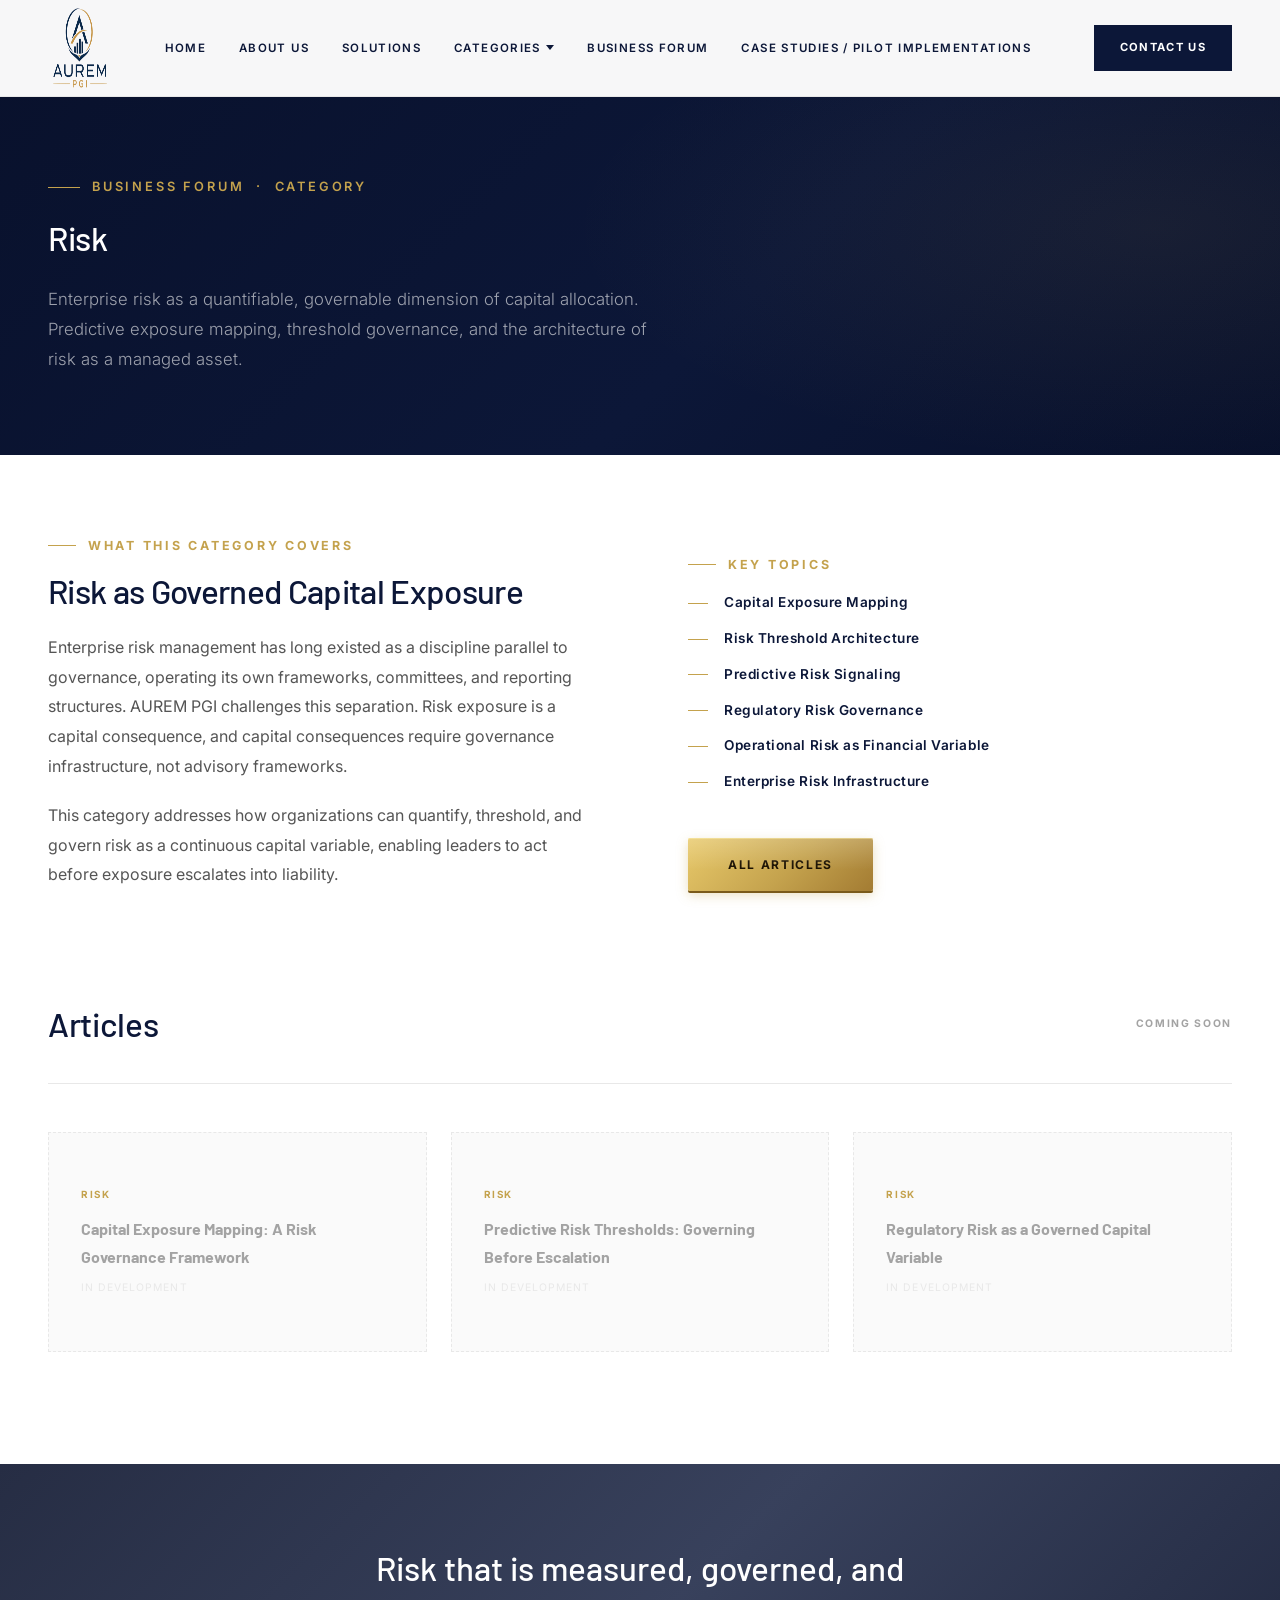
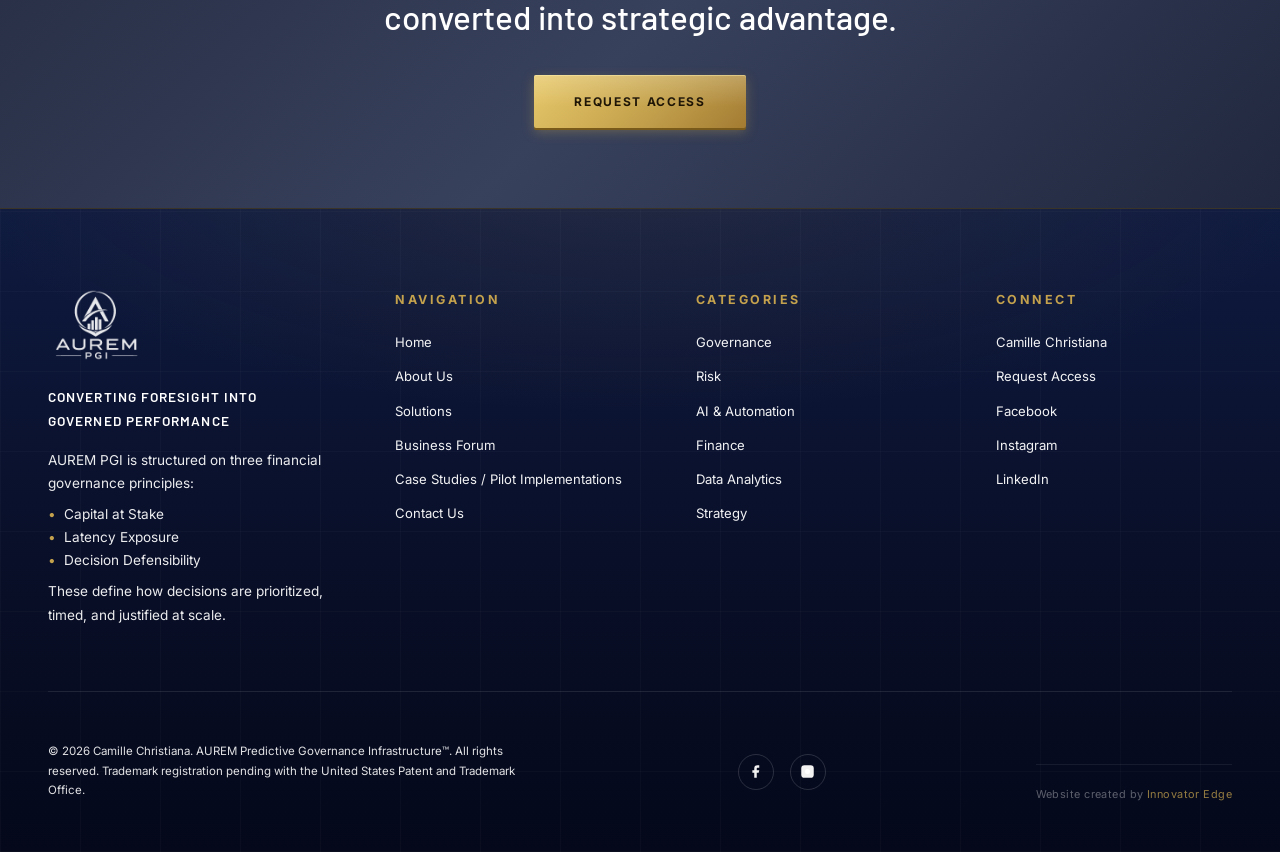
<file: risk.html>
<!DOCTYPE html>
<html lang="en">
<head>
  <meta charset="UTF-8">
  <meta name="viewport" content="width=device-width, initial-scale=1.0">
  <title>Risk Management &amp; Governance Articles | AUREM PGI</title>
  <meta name="description" content="Enterprise risk as a quantifiable, governable dimension of capital allocation. Predictive exposure mapping, threshold governance, and risk as a managed asset.">
  <link rel="canonical" href="https://aurem-pgi.vercel.app/risk.html">
  <link rel="icon" type="image/png" href="logo.png">
  <meta property="og:type" content="website">
  <meta property="og:site_name" content="AUREM PGI">
  <meta property="og:title" content="Risk Management &amp; Governance Articles | AUREM PGI">
  <meta property="og:description" content="Enterprise risk as a quantifiable, governable dimension of capital allocation. Predictive exposure mapping, threshold governance, and risk as a managed asset.">
  <meta property="og:url" content="https://aurem-pgi.vercel.app/risk.html">
  <meta property="og:image" content="https://aurem-pgi.vercel.app/logo.png">
  <meta name="twitter:card" content="summary_large_image">
  <meta name="twitter:title" content="Risk Management &amp; Governance Articles | AUREM PGI">
  <meta name="twitter:description" content="Enterprise risk as a quantifiable, governable dimension of capital allocation. Predictive exposure mapping, threshold governance, and risk as a managed asset.">
  <meta name="twitter:image" content="https://aurem-pgi.vercel.app/logo.png">
  <link rel="stylesheet" href="css/main.css">
  <style>
    .cat-intro { padding: 5rem 3rem 6rem; background: var(--white); }
    .cat-intro-inner { max-width: 1440px; margin: 0 auto; display: grid; grid-template-columns: 1fr 1fr; gap: 6rem; align-items: center; }
    .cat-intro-left h2 { font-size: clamp(1.7rem, 2.6vw, 2.8rem); font-weight: 500; text-transform: none; letter-spacing: -0.02em; color: var(--navy); margin: 0.75rem 0 1.5rem; }
    .cat-intro-left p { font-family: 'Inter',sans-serif; font-size: 1rem; color: var(--g600); line-height: 1.85; margin-bottom: 1.25rem; }
    .key-topic { display: flex; align-items: center; gap: 1rem; font-family: 'Inter',sans-serif; font-size: 0.85rem; font-weight: 600; color: var(--navy); letter-spacing: 0.04em; margin-bottom: 0.75rem; }
    .key-topic::before { content: ''; display: block; width: 20px; height: 1px; background: var(--gold); flex-shrink: 0; }
    .cat-articles { padding: 0 3rem 7rem; background: var(--white); }
    .cat-articles-inner { max-width: 1440px; margin: 0 auto; }
    .cat-articles-header { padding-bottom: 2.5rem; border-bottom: 1px solid var(--g200); margin-bottom: 3rem; display: flex; justify-content: space-between; align-items: center; flex-wrap: wrap; gap: 1rem; }
    .cat-articles-header h2 { font-size: clamp(1.7rem, 2.6vw, 2.8rem); font-weight: 500; text-transform: none; letter-spacing: -0.01em; color: var(--navy); }
    .cat-count { font-family: 'Inter',sans-serif; font-size: 0.65rem; font-weight: 700; letter-spacing: 0.16em; text-transform: uppercase; color: var(--g400); }
    .cat-cta { position: relative; background-image: url('https://images.unsplash.com/photo-1695668548342-c0c1ad479aee?ixlib=rb-4.1.0&w=1600&h=600&fit=crop&auto=format&q=80'); background-size: cover; background-position: center; padding: 5rem 3rem; text-align: center; overflow: hidden; }
    .cat-cta::before { content: ''; position: absolute; inset: 0; background: linear-gradient(135deg, rgba(8,16,42,0.88) 0%, rgba(12,23,56,0.82) 50%, rgba(8,16,42,0.90) 100%); z-index: 0; }
    .cat-cta > * { position: relative; z-index: 1; }
    .cat-cta h2 { font-size: clamp(1.7rem, 2.6vw, 2.8rem); font-weight: 500; color: var(--white); max-width: 560px; margin: 0 auto 2rem; line-height: 1.5; }
    .soon-grid { display: grid; grid-template-columns: repeat(3,1fr); gap: 1.5rem; }
    .soon-card { background: var(--g50); border: 1px dashed var(--g200); padding: 2.5rem 2rem; min-height: 220px; display: flex; flex-direction: column; justify-content: center; }
    .soon-card-cat { font-family: 'Inter',sans-serif; font-size: 0.62rem; font-weight: 700; letter-spacing: 0.16em; text-transform: uppercase; color: var(--gold); margin-bottom: 0.75rem; }
    .soon-card-title { font-family: 'Barlow',sans-serif; font-size: 1rem; font-weight: 700; color: var(--g400); margin-bottom: 0.5rem; }
    .soon-card-label { font-family: 'Inter',sans-serif; font-size: 0.65rem; letter-spacing: 0.1em; text-transform: uppercase; color: var(--g200); }
    @media (max-width:1100px) { .cat-intro-inner { grid-template-columns: 1fr; gap: 3rem; } .soon-grid { grid-template-columns: 1fr 1fr; } }
    @media (max-width:768px) { .cat-intro,.cat-articles { padding: 4rem 1.5rem; } .soon-grid { grid-template-columns: 1fr; } }
  </style>
</head>
<body>

  <nav class="site-nav">
    <div class="nav-inner">
      <a href="index.html" class="nav-logo"><img src="logo-transparent.png" alt="AUREM PGI"></a>
      <ul class="nav-links">
        <li><a href="index.html">Home</a></li>
        <li><a href="about.html">About Us</a></li>
        <li><a href="solutions.html">Solutions</a></li>
        <li>
          <button>Categories <span class="nav-arrow"></span></button>
          <div class="nav-dropdown">
            <a href="governance.html">Governance</a>
            <a href="risk.html" class="active">Risk</a>
            <a href="ai-automation.html">AI &amp; Automation</a>
            <a href="finance.html">Finance</a>
            

            <a href="leadership.html">Leadership</a>
            <a href="data-analytics.html">Data Analytics</a>
            <a href="strategy.html">Strategy</a>
          </div>
        </li>
        <li><a href="business-forum.html">Business Forum</a></li><li><a href="case-studies.html">Case Studies / Pilot Implementations</a></li>
      </ul>
      <a href="contact.html" class="nav-cta">Contact Us</a>
      <button class="nav-hamburger" id="hamburger" onclick="toggleNav()" aria-label="Menu"><span></span><span></span><span></span></button>
    </div>
  </nav>
  <div class="mobile-menu" id="mobileMenu">
    <a href="index.html">Home</a><a href="about.html">About Us</a><a href="solutions.html">Solutions</a>
    <span class="mob-cat">Categories</span>
    <a href="governance.html" class="mob-sub">Governance</a><a href="risk.html" class="mob-sub">Risk</a>
    <a href="ai-automation.html" class="mob-sub">AI &amp; Automation</a><a href="finance.html" class="mob-sub">Finance</a>
    
    <a href="leadership.html" class="mob-sub">Leadership</a>
    <a href="data-analytics.html" class="mob-sub">Data Analytics</a>
    <a href="strategy.html" class="mob-sub">Strategy</a><a href="business-forum.html">Business Forum</a><a href="case-studies.html">Case Studies / Pilot Implementations</a>
    <a href="contact.html" class="m-cta">Contact Us</a>
  </div>

  <section class="page-hero">
    <div class="page-hero-eyebrow fi">Business Forum &nbsp;·&nbsp; Category</div>
    <h1 class="fi d1">Risk</h1>
    <p class="fi d2">Enterprise risk as a quantifiable, governable dimension of capital allocation. Predictive exposure mapping, threshold governance, and the architecture of risk as a managed asset.</p>
  </section>

  <section class="cat-intro">
    <div class="cat-intro-inner">
      <div class="cat-intro-left fi">
        <div class="section-label">What This Category Covers</div>
        <h2>Risk as Governed Capital Exposure</h2>
        <p>Enterprise risk management has long existed as a discipline parallel to governance, operating its own frameworks, committees, and reporting structures. AUREM PGI challenges this separation. Risk exposure is a capital consequence, and capital consequences require governance infrastructure, not advisory frameworks.</p>
        <p>This category addresses how organizations can quantify, threshold, and govern risk as a continuous capital variable, enabling leaders to act before exposure escalates into liability.</p>
      </div>
      <div class="fi d1">
        <div class="section-label">Key Topics</div>
        <div class="key-topic">Capital Exposure Mapping</div>
        <div class="key-topic">Risk Threshold Architecture</div>
        <div class="key-topic">Predictive Risk Signaling</div>
        <div class="key-topic">Regulatory Risk Governance</div>
        <div class="key-topic">Operational Risk as Financial Variable</div>
        <div class="key-topic">Enterprise Risk Infrastructure</div>
        <a href="business-forum.html" class="btn-primary" style="margin-top:2rem;">All Articles</a>
      </div>
    </div>
  </section>

  <section class="cat-articles">
    <div class="cat-articles-inner">
      <div class="cat-articles-header fi">
        <h2>Articles</h2>
        <span class="cat-count">Coming Soon</span>
      </div>
      <div class="soon-grid fi d1">
        <div class="soon-card">
          <div class="soon-card-cat">Risk</div>
          <div class="soon-card-title">Capital Exposure Mapping: A Risk Governance Framework</div>
          <div class="soon-card-label">In Development</div>
        </div>
        <div class="soon-card">
          <div class="soon-card-cat">Risk</div>
          <div class="soon-card-title">Predictive Risk Thresholds: Governing Before Escalation</div>
          <div class="soon-card-label">In Development</div>
        </div>
        <div class="soon-card">
          <div class="soon-card-cat">Risk</div>
          <div class="soon-card-title">Regulatory Risk as a Governed Capital Variable</div>
          <div class="soon-card-label">In Development</div>
        </div>
      </div>
    </div>
  </section>

  <section class="cat-cta">
    <h2 class="fi">Risk that is measured, governed, and converted into strategic advantage.</h2>
    <a href="contact.html" class="btn-primary fi d1">Request Access</a>
  </section>

  <footer class="site-footer">
    <div class="footer-inner">
      <div class="footer-top">
        <div class="footer-brand"><img src="logo-transparent.png" alt="AUREM PGI"><div class="footer-tagline">Converting Foresight into Governed Performance</div><div class="footer-desc">AUREM PGI is structured on three financial governance principles:<ul class="footer-list"><li>Capital at Stake</li><li>Latency Exposure</li><li>Decision Defensibility</li></ul>These define how decisions are prioritized, timed, and justified at scale.</div></div>
        <div class="footer-col"><div class="footer-col-title">Navigation</div><a href="index.html">Home</a><a href="about.html">About Us</a><a href="solutions.html">Solutions</a><a href="business-forum.html">Business Forum</a><a href="case-studies.html">Case Studies / Pilot Implementations</a><a href="contact.html">Contact Us</a></div>
        <div class="footer-col"><div class="footer-col-title">Categories</div><a href="governance.html">Governance</a><a href="risk.html">Risk</a><a href="ai-automation.html">AI &amp; Automation</a><a href="finance.html">Finance</a><a href="data-analytics.html">Data Analytics</a><a href="strategy.html">Strategy</a></div>
        <div class="footer-col"><div class="footer-col-title">Connect</div><a href="https://camillechristiana.com" rel="author" target="_blank">Camille Christiana</a><a href="contact.html">Request Access</a><a href="https://www.facebook.com" target="_blank">Facebook</a><a href="https://www.instagram.com" target="_blank">Instagram</a><a href="https://www.linkedin.com" target="_blank">LinkedIn</a></div>
      </div>
      <div class="footer-bottom">
        <div class="footer-copy">© 2026 Camille Christiana. AUREM Predictive Governance Infrastructure™. All rights reserved. Trademark registration pending with the United States Patent and Trademark Office.</div>
        <div class="footer-social"><a href="#" aria-label="Facebook"><svg viewBox="0 0 24 24"><path d="M18 2h-3a5 5 0 00-5 5v3H7v4h3v8h4v-8h3l1-4h-4V7a1 1 0 011-1h3z"/></svg></a><a href="#" aria-label="Instagram"><svg viewBox="0 0 24 24"><rect x="2" y="2" width="20" height="20" rx="5" ry="5"/><path d="M16 11.37A4 4 0 1112.63 8 4 4 0 0116 11.37z"/><line x1="17.5" y1="6.5" x2="17.51" y2="6.5" stroke-width="2" stroke="currentColor"/></svg></a></div>
      <div class="footer-credit">Website created by <a href="https://innovatoredge.com" target="_blank">Innovator Edge</a></div>
      </div>
    </div>
  </footer>

  <script>
    function toggleNav() { document.getElementById('mobileMenu').classList.toggle('open'); }
    // nav-dropdown-toggle
    document.querySelectorAll('.nav-links > li > button').forEach(function(btn) {
      btn.addEventListener('click', function(e) {
        e.stopPropagation();
        var li = this.closest('li');
        var isOpen = li.classList.contains('open');
        document.querySelectorAll('.nav-links > li').forEach(function(el) { el.classList.remove('open'); });
        if (!isOpen) li.classList.add('open');
      });
    });
    document.addEventListener('click', function() {
      document.querySelectorAll('.nav-links > li').forEach(function(el) { el.classList.remove('open'); });
    });
    const io = new IntersectionObserver((entries) => { entries.forEach(e => { if (e.isIntersecting) { e.target.classList.add('up'); io.unobserve(e.target); } }); }, { threshold: 0.1 });
    document.querySelectorAll('.fi').forEach(el => io.observe(el));
  </script>
</body>
</html>
</file>
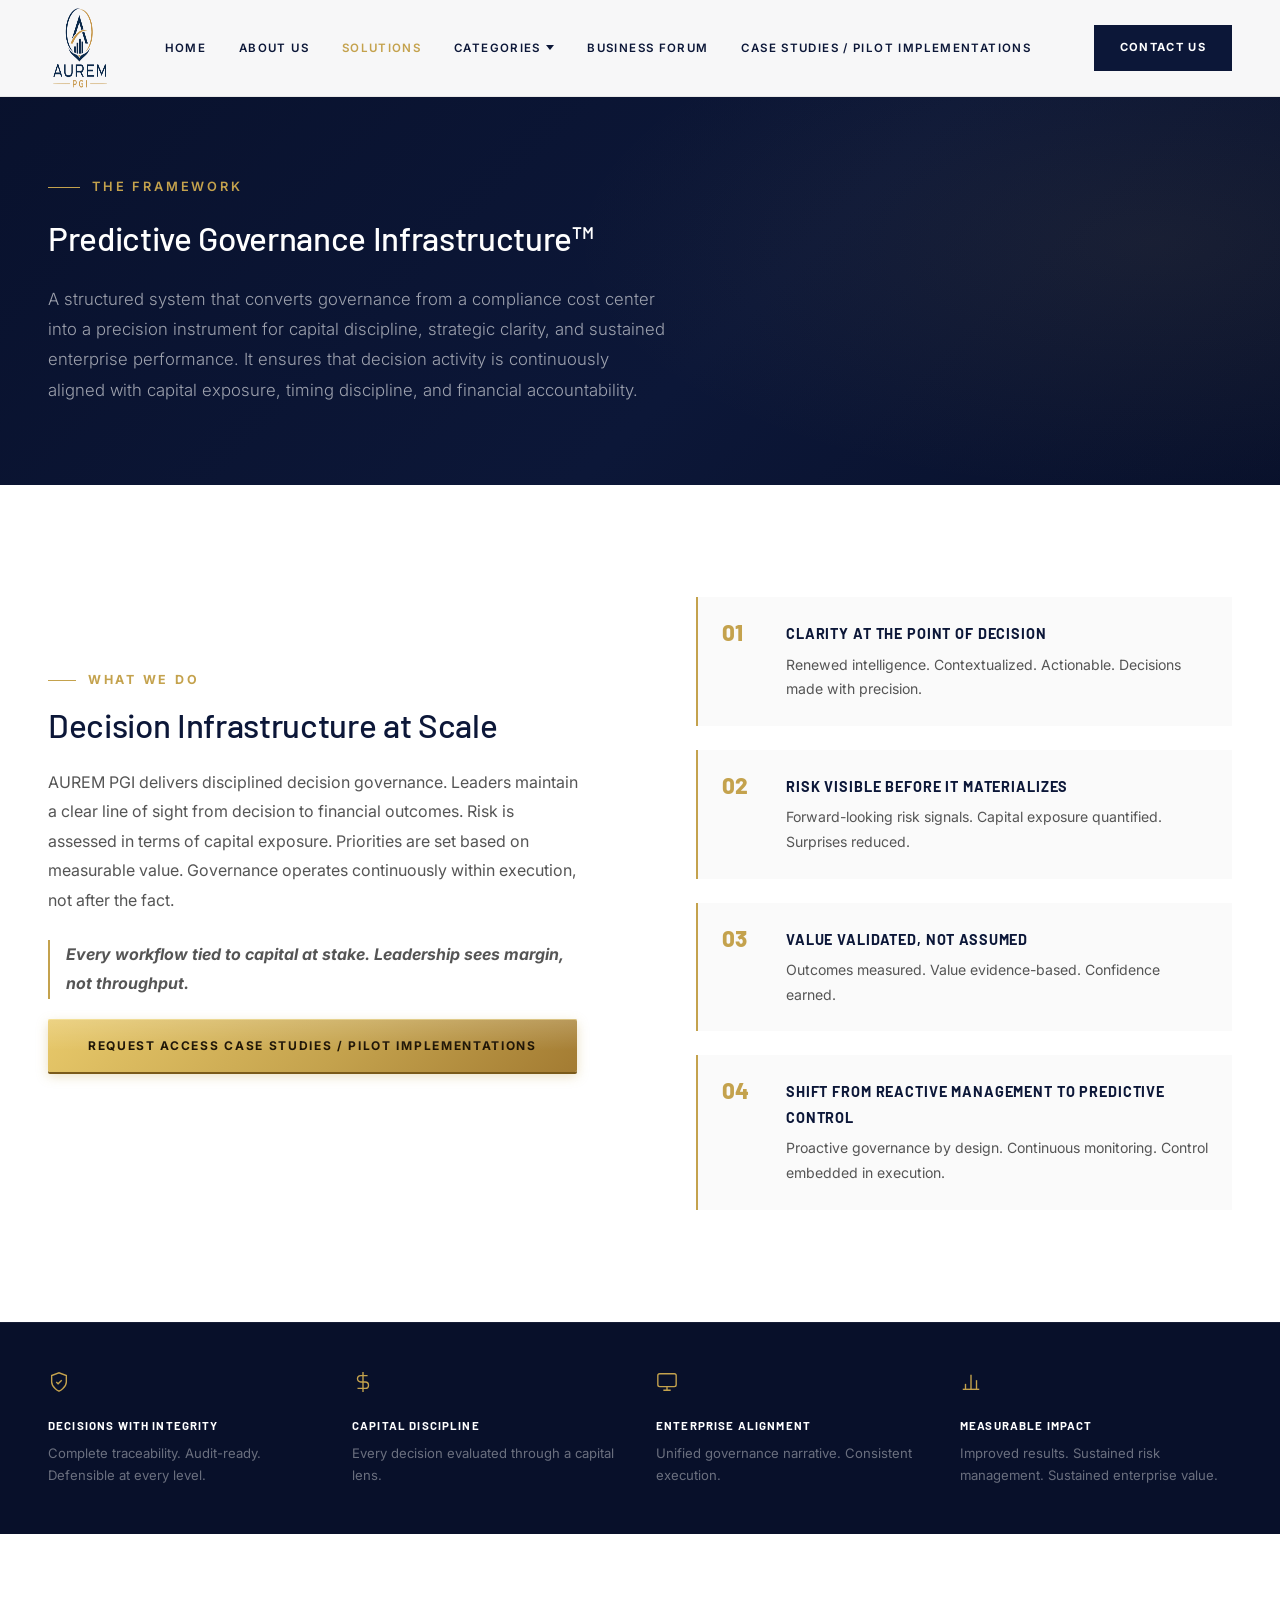
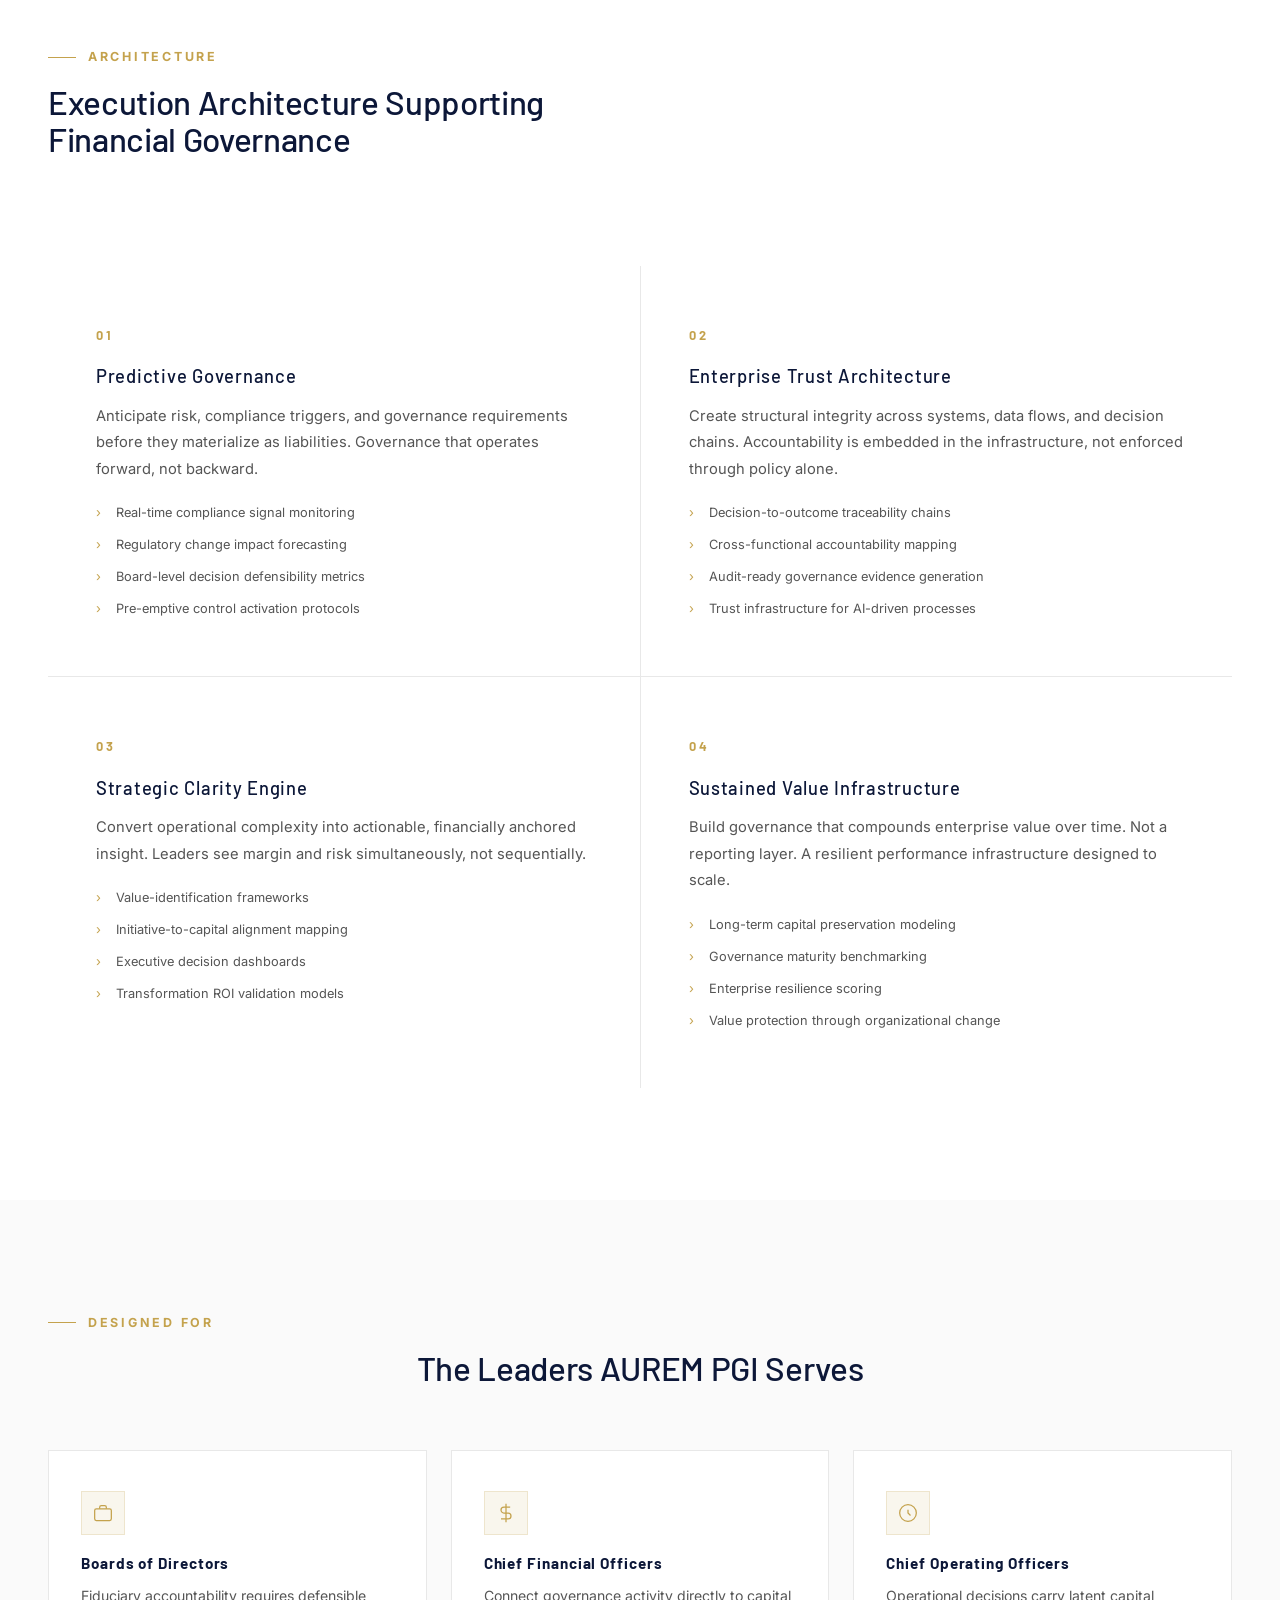
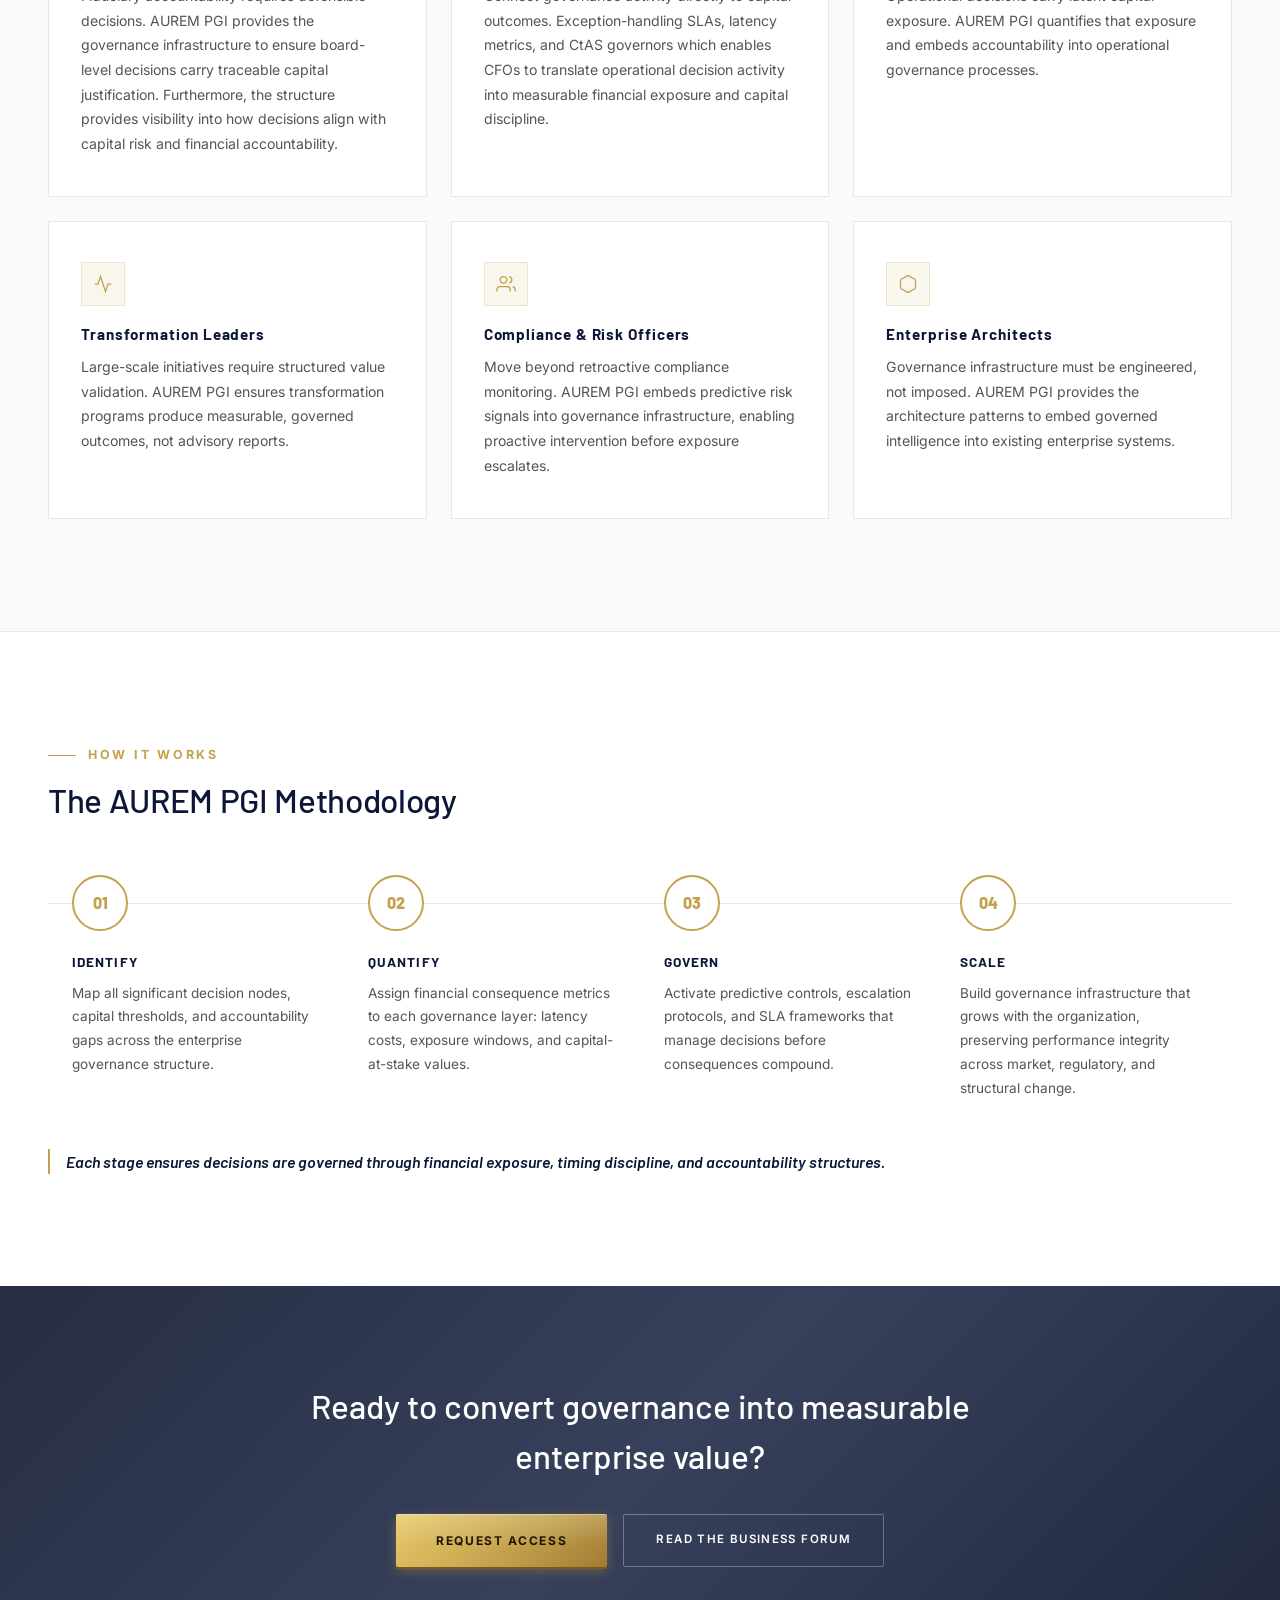
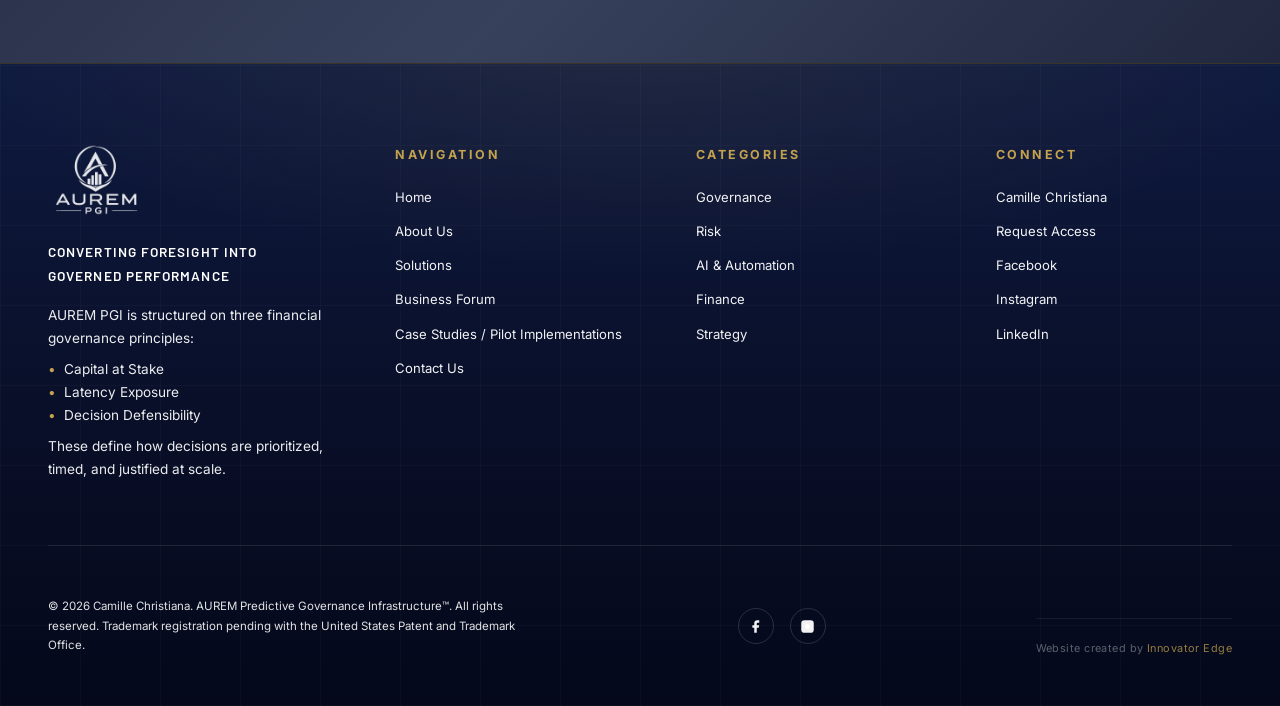
<file: solutions.html>
<!DOCTYPE html>
<html lang="en">
<head>
  <meta charset="UTF-8">
  <meta name="viewport" content="width=device-width, initial-scale=1.0">
  <title>Solutions | AUREM PGI Predictive Governance Framework</title>
  <meta name="description" content="Explore AUREM PGI's four infrastructure pillars: Predictive Governance, Enterprise Trust Architecture, Strategic Clarity, and Sustained Value Creation.">
  <link rel="canonical" href="https://aurem-pgi.vercel.app/solutions.html">
  <link rel="icon" type="image/png" href="logo.png">
  <meta property="og:type" content="website">
  <meta property="og:site_name" content="AUREM PGI">
  <meta property="og:title" content="Solutions | AUREM PGI Predictive Governance Framework">
  <meta property="og:description" content="Explore AUREM PGI's four infrastructure pillars: Predictive Governance, Enterprise Trust Architecture, Strategic Clarity, and Sustained Value Creation.">
  <meta property="og:url" content="https://aurem-pgi.vercel.app/solutions.html">
  <meta property="og:image" content="https://aurem-pgi.vercel.app/logo.png">
  <meta name="twitter:card" content="summary_large_image">
  <meta name="twitter:title" content="Solutions | AUREM PGI Predictive Governance Framework">
  <meta name="twitter:description" content="Explore AUREM PGI's four infrastructure pillars: Predictive Governance, Enterprise Trust Architecture, Strategic Clarity, and Sustained Value Creation.">
  <meta name="twitter:image" content="https://aurem-pgi.vercel.app/logo.png">
  <link rel="stylesheet" href="css/main.css">
  <style>
    /* ─── Solutions Page Specific ─────────────────────────── */

    /* Framework Intro */
    .framework-intro {
      padding: 7rem 3rem;
      background: var(--white);
    }

    .framework-intro-inner {
      max-width: 1440px;
      margin: 0 auto;
      display: grid;
      grid-template-columns: 1fr 1fr;
      gap: 7rem;
      align-items: center;
    }

    .framework-intro-left h2 {
      font-size: clamp(1.7rem, 2.6vw, 2.8rem);
      font-weight: 500;
      text-transform: none;
      letter-spacing: -0.01em;
      color: var(--navy);
      margin: 0.75rem 0 1.5rem;
    }

    .framework-intro-left p {
      font-family: 'Inter', sans-serif;
      font-size: 1rem;
      color: var(--g600);
      line-height: 1.85;
      margin-bottom: 1.25rem;
    }

    .framework-intro-right {
      display: flex;
      flex-direction: column;
      gap: 1.5rem;
    }

    .fw-point {
      display: flex;
      gap: 1.5rem;
      align-items: flex-start;
      padding: 1.5rem;
      background: var(--g50);
      border-left: 2px solid var(--gold);
    }

    .fw-point-num {
      font-family: 'Barlow', sans-serif;
      font-size: 1.4rem;
      font-weight: 800;
      color: var(--gold);
      line-height: 1;
      flex-shrink: 0;
      width: 2.5rem;
    }

    .fw-point-title {
      font-family: 'Barlow', sans-serif;
      font-size: 0.9rem;
      font-weight: 700;
      text-transform: uppercase;
      letter-spacing: 0.06em;
      color: var(--navy);
      margin-bottom: 0.4rem;
    }

    .fw-point p {
      font-family: 'Inter', sans-serif;
      font-size: 0.88rem;
      color: var(--g600);
      line-height: 1.75;
    }

    /* Pillars Detail */
    .pillars-detail {
      padding: 7rem 3rem;
      background: var(--white);
    }

    .pillars-detail-inner { max-width: 1440px; margin: 0 auto; }

    .pillars-detail-header { margin-bottom: 4rem; }

    .pillars-detail-header .section-label { color: var(--gold); }
    .pillars-detail-header .section-label::before { background: var(--gold); }

    .pillars-detail-header h2 {
      font-size: clamp(1.7rem, 2.6vw, 2.8rem);
      font-weight: 500;
      text-transform: none;
      letter-spacing: -0.01em;
      color: var(--navy);
      margin-top: 0.75rem;
      max-width: 600px;
    }

    .pillars-detail-grid {
      display: grid;
      grid-template-columns: repeat(2, 1fr);
      gap: 1px;
      background: var(--g200);
    }

    .pd-block {
      background: var(--white);
      padding: 3.5rem 3rem;
      border-top: 2px solid transparent;
      transition: border-color 0.3s, background 0.3s;
    }

    .pd-block:hover { border-color: var(--gold); background: rgba(196,162,77,0.03); }

    .pd-num {
      font-family: 'Barlow', sans-serif;
      font-size: 0.8rem;
      font-weight: 700;
      letter-spacing: 0.24em;
      text-transform: uppercase;
      color: var(--gold);
      margin-bottom: 1.25rem;
    }

    .pd-block h3 {
      font-size: 1.15rem;
      font-weight: 500;
      text-transform: none;
      letter-spacing: 0.04em;
      color: var(--navy);
      margin-bottom: 1rem;
    }

    .pd-block p {
      font-family: 'Inter', sans-serif;
      font-size: 0.92rem;
      color: var(--g600);
      line-height: 1.8;
      margin-bottom: 1.25rem;
    }

    .pd-capabilities {
      list-style: none;
      display: flex;
      flex-direction: column;
      gap: 0.6rem;
    }

    .pd-capabilities li {
      font-family: 'Inter', sans-serif;
      font-size: 0.8rem;
      color: var(--g600);
      padding-left: 1.25rem;
      position: relative;
    }

    .pd-capabilities li::before {
      content: '›';
      position: absolute;
      left: 0;
      color: var(--gold);
    }

    /* Who It Serves */
    .serves {
      padding: 7rem 3rem;
      background: var(--g50);
    }

    .serves-inner { max-width: 1440px; margin: 0 auto; }

    .serves-header { text-align: center; margin-bottom: 4rem; }

    .serves-header h2 {
      font-size: clamp(1.7rem, 2.6vw, 2.8rem);
      font-weight: 500;
      text-transform: none;
      letter-spacing: -0.01em;
      color: var(--navy);
      margin-top: 0.75rem;
    }

    .serves-grid {
      display: grid;
      grid-template-columns: repeat(3, 1fr);
      gap: 1.5rem;
    }

    .serve-card {
      background: var(--white);
      border: 1px solid var(--g200);
      padding: 2.5rem 2rem;
      transition: box-shadow 0.3s, transform 0.3s;
    }

    .serve-card:hover { transform: translateY(-3px); box-shadow: 0 8px 28px rgba(12,23,56,0.08); }

    .serve-icon {
      width: 44px; height: 44px;
      background: rgba(196,162,77,0.1);
      border: 1px solid rgba(196,162,77,0.2);
      display: flex;
      align-items: center;
      justify-content: center;
      margin-bottom: 1.25rem;
    }

    .serve-icon svg { width: 20px; height: 20px; stroke: var(--gold); fill: none; stroke-width: 1.5; }

    .serve-card h3 {
      font-size: 0.95rem;
      font-weight: 700;
      text-transform: none;
      letter-spacing: 0.06em;
      color: var(--navy);
      margin-bottom: 0.75rem;
    }

    .serve-card p {
      font-family: 'Inter', sans-serif;
      font-size: 0.88rem;
      color: var(--g600);
      line-height: 1.75;
    }

    /* Methodology */
    .methodology {
      padding: 7rem 3rem;
      background: var(--white);
      border-top: 1px solid var(--g200);
    }

    .methodology-inner {
      max-width: 1440px;
      margin: 0 auto;
    }

    .method-steps {
      display: grid;
      grid-template-columns: repeat(4, 1fr);
      gap: 0;
      margin-top: 3.5rem;
      position: relative;
    }

    .method-steps::before {
      content: '';
      position: absolute;
      top: 28px; left: 0; right: 0;
      height: 1px;
      background: var(--g200);
      z-index: 0;
    }

    .method-step {
      padding: 0 1.5rem;
      position: relative;
      z-index: 1;
    }

    .method-dot {
      width: 56px; height: 56px;
      background: var(--white);
      border: 2px solid var(--gold);
      border-radius: 50%;
      display: flex;
      align-items: center;
      justify-content: center;
      margin-bottom: 1.5rem;
      font-family: 'Barlow', sans-serif;
      font-size: 1rem;
      font-weight: 800;
      color: var(--gold);
    }

    .method-step h4 {
      font-size: 0.85rem;
      font-weight: 700;
      text-transform: uppercase;
      letter-spacing: 0.08em;
      color: var(--navy);
      margin-bottom: 0.75rem;
    }

    .method-step p {
      font-family: 'Inter', sans-serif;
      font-size: 0.85rem;
      color: var(--g600);
      line-height: 1.75;
    }

    /* Highlight text */
    .fw-highlight {
      font-family: 'Barlow', sans-serif;
      font-size: 0.95rem;
      font-weight: 700;
      font-style: italic;
      color: var(--navy);
      border-left: 2px solid var(--gold);
      padding-left: 1rem;
      margin: 1.5rem 0;
      line-height: 1.6;
    }

    /* Commitments Strip */
    .solutions-commitments {
      background: var(--navy-deep);
      padding: 3rem;
      border-top: 1px solid rgba(255,255,255,0.06);
    }

    .solutions-commitments-inner {
      max-width: 1440px;
      margin: 0 auto;
      display: grid;
      grid-template-columns: repeat(4, 1fr);
      gap: 2rem;
    }

    .sol-commit-item {
      display: flex;
      flex-direction: column;
      align-items: flex-start;
      gap: 0.5rem;
    }

    .sol-commit-icon svg {
      width: 22px; height: 22px;
      stroke: var(--gold); fill: none;
      margin-bottom: 0.25rem;
    }

    .sol-commit-title {
      font-family: 'Barlow', sans-serif;
      font-size: 0.72rem;
      font-weight: 700;
      text-transform: uppercase;
      letter-spacing: 0.1em;
      color: var(--white);
    }

    .sol-commit-desc {
      font-family: 'Inter', sans-serif;
      font-size: 0.82rem;
      color: rgba(255,255,255,0.4);
      line-height: 1.65;
    }

    /* Solutions page hero override */
    .page-hero {
      background-image: url('https://images.unsplash.com/photo-1667264501379-c1537934c7ab?ixlib=rb-4.1.0&w=1600&h=800&fit=crop&auto=format&q=80') !important;
      background-size: cover !important;
      background-position: center !important;
    }
    .page-hero::before {
      content: '';
      position: absolute;
      inset: 0;
      background: linear-gradient(135deg, rgba(8,16,42,0.85) 0%, rgba(12,23,56,0.78) 60%, rgba(8,16,42,0.88) 100%);
      z-index: 0;
    }
    .page-hero > * { position: relative; z-index: 1; }

    /* Solutions CTA */
    .solutions-cta {
      position: relative;
      background-image: url('https://images.unsplash.com/photo-1695668548342-c0c1ad479aee?ixlib=rb-4.1.0&w=1600&h=600&fit=crop&auto=format&q=80');
      background-size: cover;
      background-position: center;
      padding: 6rem 3rem;
      text-align: center;
      overflow: hidden;
    }
    .solutions-cta::before {
      content: '';
      position: absolute;
      inset: 0;
      background: linear-gradient(135deg, rgba(8,16,42,0.88) 0%, rgba(12,23,56,0.82) 50%, rgba(8,16,42,0.90) 100%);
      z-index: 0;
    }
    .solutions-cta > * { position: relative; z-index: 1; }

    .solutions-cta h2 {
      font-size: clamp(1.7rem, 2.6vw, 2.8rem);
      font-weight: 500;
      color: var(--white);
      max-width: 680px;
      margin: 0 auto 2rem;
      line-height: 1.5;
    }

    .solutions-cta-btns { display: flex; gap: 1rem; justify-content: center; flex-wrap: wrap; }

    @media (max-width: 1100px) {
      .framework-intro-inner { grid-template-columns: 1fr; gap: 4rem; }
      .pillars-detail-grid { grid-template-columns: 1fr; }
      .serves-grid { grid-template-columns: 1fr 1fr; }
      .method-steps { grid-template-columns: 1fr 1fr; }
      .method-steps::before { display: none; }
      .solutions-commitments-inner { grid-template-columns: 1fr 1fr; }
    }

    @media (max-width: 768px) {
      .framework-intro, .pillars-detail, .serves, .methodology { padding: 5rem 1.5rem; }
      .serves-grid { grid-template-columns: 1fr; }
      .method-steps { grid-template-columns: 1fr; }
      .solutions-commitments { padding: 2.5rem 1.5rem; }
      .solutions-commitments-inner { grid-template-columns: 1fr 1fr; gap: 1.5rem; }
    }
  </style>
</head>
<body>

  <!-- Navigation -->
  <nav class="site-nav">
    <div class="nav-inner">
      <a href="index.html" class="nav-logo"><img src="logo-transparent.png" alt="AUREM PGI"></a>
      <ul class="nav-links">
        <li><a href="index.html">Home</a></li>
        <li><a href="about.html">About Us</a></li>
        <li><a href="solutions.html" class="active">Solutions</a></li>
        <li>
          <button>Categories <span class="nav-arrow"></span></button>
          <div class="nav-dropdown">
            <a href="governance.html">Governance</a>
            <a href="risk.html">Risk</a>
            <a href="ai-automation.html">AI &amp; Automation</a>
            <a href="finance.html">Finance</a>
            <a href="leadership.html">Leadership</a>
            <a href="data-analytics.html">Data Analytics</a>
            <a href="strategy.html">Strategy</a>
          </div>
        </li>
        <li><a href="business-forum.html">Business Forum</a></li><li><a href="case-studies.html">Case Studies / Pilot Implementations</a></li>
      </ul>
      <a href="contact.html" class="nav-cta">Contact Us</a>
      <button class="nav-hamburger" id="hamburger" onclick="toggleNav()" aria-label="Menu">
        <span></span><span></span><span></span>
      </button>
    </div>
  </nav>

  <div class="mobile-menu" id="mobileMenu">
    <a href="index.html">Home</a>
    <a href="about.html">About Us</a>
    <a href="solutions.html">Solutions</a>
    <span class="mob-cat">Categories</span>
    <a href="governance.html" class="mob-sub">Governance</a>
    <a href="risk.html" class="mob-sub">Risk</a>
    <a href="ai-automation.html" class="mob-sub">AI &amp; Automation</a>
    <a href="finance.html" class="mob-sub">Finance</a>
    <a href="leadership.html" class="mob-sub">Leadership</a>
    <a href="data-analytics.html" class="mob-sub">Data Analytics</a>
    <a href="strategy.html" class="mob-sub">Strategy</a>
    <a href="business-forum.html">Business Forum</a><a href="case-studies.html">Case Studies / Pilot Implementations</a>
    <a href="contact.html" class="m-cta">Contact Us</a>
  </div>


  <!-- Page Hero -->
  <section class="page-hero">
    <div class="page-hero-eyebrow fi">The Framework</div>
    <h1 class="fi d1">Predictive Governance Infrastructure™</h1>
    <p class="fi d2">A structured system that converts governance from a compliance cost center into a precision instrument for capital discipline, strategic clarity, and sustained enterprise performance. It ensures that decision activity is continuously aligned with capital exposure, timing discipline, and financial accountability.</p>
  </section>


  <!-- What We Do -->
  <section class="framework-intro">
    <div class="framework-intro-inner">
      <div class="framework-intro-left fi">
        <div class="section-label">What We Do</div>
        <h2>Decision Infrastructure at Scale</h2>
        <p>AUREM PGI delivers disciplined decision governance. Leaders maintain a clear line of sight from decision to financial outcomes. Risk is assessed in terms of capital exposure. Priorities are set based on measurable value. Governance operates continuously within execution, not after the fact.</p>
        <p class="fw-highlight">Every workflow tied to capital at stake. Leadership sees margin, not throughput.</p>
        <div style="display:flex;gap:1rem;flex-wrap:wrap;margin-top:0.5rem;">
          <a href="case-studies.html" class="btn-primary">Request Access Case Studies /&nbsp;Pilot&nbsp;Implementations</a>
          <a href="business-forum.html" class="btn-outline">Business Forum</a>
        </div>
      </div>
      <div class="framework-intro-right fi d1">
        <div class="fw-point">
          <div class="fw-point-num">01</div>
          <div>
            <div class="fw-point-title">Clarity at the Point of Decision</div>
            <p>Renewed intelligence. Contextualized. Actionable. Decisions made with precision.</p>
          </div>
        </div>
        <div class="fw-point">
          <div class="fw-point-num">02</div>
          <div>
            <div class="fw-point-title">Risk Visible Before It Materializes</div>
            <p>Forward-looking risk signals. Capital exposure quantified. Surprises reduced.</p>
          </div>
        </div>
        <div class="fw-point">
          <div class="fw-point-num">03</div>
          <div>
            <div class="fw-point-title">Value Validated, Not Assumed</div>
            <p>Outcomes measured. Value evidence-based. Confidence earned.</p>
          </div>
        </div>
        <div class="fw-point">
          <div class="fw-point-num">04</div>
          <div>
            <div class="fw-point-title">Shift from Reactive Management to Predictive Control</div>
            <p>Proactive governance by design. Continuous monitoring. Control embedded in execution.</p>
          </div>
        </div>
      </div>
    </div>
  </section>

  <!-- Bottom Commitments Strip -->
  <div class="solutions-commitments fi">
    <div class="solutions-commitments-inner">
      <div class="sol-commit-item">
        <div class="sol-commit-icon">
          <svg viewBox="0 0 24 24" fill="none" stroke="currentColor" stroke-width="1.5"><path d="M9 12l2 2 4-4"/><path d="M12 22s8-4 8-10V5l-8-3-8 3v7c0 6 8 10 8 10z"/></svg>
        </div>
        <div class="sol-commit-title">Decisions with Integrity</div>
        <div class="sol-commit-desc">Complete traceability. Audit-ready. Defensible at every level.</div>
      </div>
      <div class="sol-commit-item">
        <div class="sol-commit-icon">
          <svg viewBox="0 0 24 24" fill="none" stroke="currentColor" stroke-width="1.5"><line x1="12" y1="1" x2="12" y2="23"/><path d="M17 5H9.5a3.5 3.5 0 100 7h5a3.5 3.5 0 110 7H6"/></svg>
        </div>
        <div class="sol-commit-title">Capital Discipline</div>
        <div class="sol-commit-desc">Every decision evaluated through a capital lens.</div>
      </div>
      <div class="sol-commit-item">
        <div class="sol-commit-icon">
          <svg viewBox="0 0 24 24" fill="none" stroke="currentColor" stroke-width="1.5"><rect x="2" y="3" width="20" height="14" rx="2"/><path d="M8 21h8M12 17v4"/></svg>
        </div>
        <div class="sol-commit-title">Enterprise Alignment</div>
        <div class="sol-commit-desc">Unified governance narrative. Consistent execution.</div>
      </div>
      <div class="sol-commit-item">
        <div class="sol-commit-icon">
          <svg viewBox="0 0 24 24" fill="none" stroke="currentColor" stroke-width="1.5"><line x1="18" y1="20" x2="18" y2="10"/><line x1="12" y1="20" x2="12" y2="4"/><line x1="6" y1="20" x2="6" y2="14"/><path d="M3 20h18"/></svg>
        </div>
        <div class="sol-commit-title">Measurable Impact</div>
        <div class="sol-commit-desc">Improved results. Sustained risk management. Sustained enterprise value.</div>
      </div>
    </div>
  </div>


  <!-- Four Pillars Detail -->
  <section class="pillars-detail">
    <div class="pillars-detail-inner">
      <div class="pillars-detail-header">
        <div class="section-label fi">Architecture</div>
        <h2 class="fi d1">Execution Architecture Supporting Financial Governance</h2>
        <p class="fi d2" style="font-family:'Inter',sans-serif;font-size:1rem;color:rgba(255,255,255,0.6);max-width:640px;line-height:1.8;margin-top:1rem;">These components operationalize the three core principles across enterprise systems.</p>
      </div>
      <div class="pillars-detail-grid">
        <div class="pd-block fi">
          <div class="pd-num">01</div>
          <h3>Predictive Governance</h3>
          <p>Anticipate risk, compliance triggers, and governance requirements before they materialize as liabilities. Governance that operates forward, not backward.</p>
          <ul class="pd-capabilities">
            <li>Real-time compliance signal monitoring</li>
            <li>Regulatory change impact forecasting</li>
            <li>Board-level decision defensibility metrics</li>
            <li>Pre-emptive control activation protocols</li>
          </ul>
        </div>
        <div class="pd-block fi d1">
          <div class="pd-num">02</div>
          <h3>Enterprise Trust Architecture</h3>
          <p>Create structural integrity across systems, data flows, and decision chains. Accountability is embedded in the infrastructure, not enforced through policy alone.</p>
          <ul class="pd-capabilities">
            <li>Decision-to-outcome traceability chains</li>
            <li>Cross-functional accountability mapping</li>
            <li>Audit-ready governance evidence generation</li>
            <li>Trust infrastructure for AI-driven processes</li>
          </ul>
        </div>
        <div class="pd-block fi d2">
          <div class="pd-num">03</div>
          <h3>Strategic Clarity Engine</h3>
          <p>Convert operational complexity into actionable, financially anchored insight. Leaders see margin and risk simultaneously, not sequentially.</p>
          <ul class="pd-capabilities">
            <li>Value-identification frameworks</li>
            <li>Initiative-to-capital alignment mapping</li>
            <li>Executive decision dashboards</li>
            <li>Transformation ROI validation models</li>
          </ul>
        </div>
        <div class="pd-block fi d3">
          <div class="pd-num">04</div>
          <h3>Sustained Value Infrastructure</h3>
          <p>Build governance that compounds enterprise value over time. Not a reporting layer. A resilient performance infrastructure designed to scale.</p>
          <ul class="pd-capabilities">
            <li>Long-term capital preservation modeling</li>
            <li>Governance maturity benchmarking</li>
            <li>Enterprise resilience scoring</li>
            <li>Value protection through organizational change</li>
          </ul>
        </div>
      </div>
    </div>
  </section>


  <!-- Who It Serves -->
  <section class="serves">
    <div class="serves-inner">
      <div class="serves-header">
        <div class="section-label fi">Designed For</div>
        <h2 class="fi d1">The Leaders AUREM PGI Serves</h2>
      </div>
      <div class="serves-grid">
        <div class="serve-card fi">
          <div class="serve-icon">
            <svg viewBox="0 0 24 24"><rect x="2" y="7" width="20" height="14" rx="2"/><path d="M16 7V5a2 2 0 00-2-2h-4a2 2 0 00-2 2v2"/></svg>
          </div>
          <h3>Boards of Directors</h3>
          <p>Fiduciary accountability requires defensible decisions. AUREM PGI provides the governance infrastructure to ensure board-level decisions carry traceable capital justification. Furthermore, the structure provides visibility into how decisions align with capital risk and financial accountability.</p>
        </div>
        <div class="serve-card fi d1">
          <div class="serve-icon">
            <svg viewBox="0 0 24 24"><line x1="12" y1="1" x2="12" y2="23"/><path d="M17 5H9.5a3.5 3.5 0 100 7h5a3.5 3.5 0 110 7H6"/></svg>
          </div>
          <h3>Chief Financial Officers</h3>
          <p>Connect governance activity directly to capital outcomes. Exception-handling SLAs, latency metrics, and CtAS governors which enables CFOs to translate operational decision activity into measurable financial exposure and capital discipline.</p>
        </div>
        <div class="serve-card fi d2">
          <div class="serve-icon">
            <svg viewBox="0 0 24 24"><circle cx="12" cy="12" r="10"/><path d="M12 8v4l3 3"/></svg>
          </div>
          <h3>Chief Operating Officers</h3>
          <p>Operational decisions carry latent capital exposure. AUREM PGI quantifies that exposure and embeds accountability into operational governance processes.</p>
        </div>
        <div class="serve-card fi d3">
          <div class="serve-icon">
            <svg viewBox="0 0 24 24"><polyline points="22 12 18 12 15 21 9 3 6 12 2 12"/></svg>
          </div>
          <h3>Transformation Leaders</h3>
          <p>Large-scale initiatives require structured value validation. AUREM PGI ensures transformation programs produce measurable, governed outcomes, not advisory reports.</p>
        </div>
        <div class="serve-card fi d4">
          <div class="serve-icon">
            <svg viewBox="0 0 24 24"><path d="M17 21v-2a4 4 0 00-4-4H5a4 4 0 00-4 4v2"/><circle cx="9" cy="7" r="4"/><path d="M23 21v-2a4 4 0 00-3-3.87M16 3.13a4 4 0 010 7.75"/></svg>
          </div>
          <h3>Compliance &amp; Risk Officers</h3>
          <p>Move beyond retroactive compliance monitoring. AUREM PGI embeds predictive risk signals into governance infrastructure, enabling proactive intervention before exposure escalates.</p>
        </div>
        <div class="serve-card fi d4">
          <div class="serve-icon">
            <svg viewBox="0 0 24 24"><path d="M21 16V8a2 2 0 00-1-1.73l-7-4a2 2 0 00-2 0l-7 4A2 2 0 003 8v8a2 2 0 001 1.73l7 4a2 2 0 002 0l7-4A2 2 0 0021 16z"/></svg>
          </div>
          <h3>Enterprise Architects</h3>
          <p>Governance infrastructure must be engineered, not imposed. AUREM PGI provides the architecture patterns to embed governed intelligence into existing enterprise systems.</p>
        </div>
      </div>
    </div>
  </section>


  <!-- Methodology -->
  <section class="methodology">
    <div class="methodology-inner">
      <div class="section-label fi">How It Works</div>
      <h2 class="fi d1" style="font-size:clamp(1.7rem,2.6vw,2.8rem);font-weight:500;text-transform:none;letter-spacing:-0.01em;color:var(--navy);margin-top:0.75rem;">The AUREM PGI Methodology</h2>
      <div class="method-steps">
        <div class="method-step fi">
          <div class="method-dot">01</div>
          <h4>Identify</h4>
          <p>Map all significant decision nodes, capital thresholds, and accountability gaps across the enterprise governance structure.</p>
        </div>
        <div class="method-step fi d1">
          <div class="method-dot">02</div>
          <h4>Quantify</h4>
          <p>Assign financial consequence metrics to each governance layer: latency costs, exposure windows, and capital-at-stake values.</p>
        </div>
        <div class="method-step fi d2">
          <div class="method-dot">03</div>
          <h4>Govern</h4>
          <p>Activate predictive controls, escalation protocols, and SLA frameworks that manage decisions before consequences compound.</p>
        </div>
        <div class="method-step fi d3">
          <div class="method-dot">04</div>
          <h4>Scale</h4>
          <p>Build governance infrastructure that grows with the organization, preserving performance integrity across market, regulatory, and structural change.</p>
        </div>
      </div>
      <p class="fi" style="font-family:'Barlow',sans-serif;font-size:1rem;font-style:italic;font-weight:600;color:var(--navy);margin-top:3rem;border-left:2px solid var(--gold);padding-left:1rem;line-height:1.6;">Each stage ensures decisions are governed through financial exposure, timing discipline, and accountability structures.</p>
    </div>
  </section>


  <!-- Solutions CTA -->
  <section class="solutions-cta">
    <h2 class="fi">Ready to convert governance into measurable enterprise value?</h2>
    <div class="solutions-cta-btns fi d1">
      <a href="contact.html" class="btn-primary">Request Access</a>
      <a href="business-forum.html" class="btn-outline">Read the Business Forum</a>
    </div>
  </section>


  <!-- Footer -->
  <footer class="site-footer">
    <div class="footer-inner">
      <div class="footer-top">
        <div class="footer-brand">
          <img src="logo-transparent.png" alt="AUREM PGI">
          <div class="footer-tagline">Converting Foresight into Governed Performance</div>
          <div class="footer-desc">AUREM PGI is structured on three financial governance principles:<ul class="footer-list"><li>Capital at Stake</li><li>Latency Exposure</li><li>Decision Defensibility</li></ul>These define how decisions are prioritized, timed, and justified at scale.</div>
        </div>
        <div class="footer-col">
          <div class="footer-col-title">Navigation</div>
          <a href="index.html">Home</a>
          <a href="about.html">About Us</a>
          <a href="solutions.html">Solutions</a>
          <a href="business-forum.html">Business Forum</a><a href="case-studies.html">Case Studies / Pilot Implementations</a>
          <a href="contact.html">Contact Us</a>
        </div>
        <div class="footer-col">
          <div class="footer-col-title">Categories</div>
          <a href="governance.html">Governance</a>
          <a href="risk.html">Risk</a>
          <a href="ai-automation.html">AI &amp; Automation</a>
          <a href="finance.html">Finance</a>
          

          <a href="strategy.html">Strategy</a>
        </div>
        <div class="footer-col">
          <div class="footer-col-title">Connect</div>
          <a href="https://camillechristiana.com" rel="author" target="_blank">Camille Christiana</a>
          <a href="contact.html">Request Access</a>
          <a href="https://www.facebook.com" target="_blank">Facebook</a>
          <a href="https://www.instagram.com" target="_blank">Instagram</a>
          <a href="https://www.linkedin.com" target="_blank">LinkedIn</a>
        </div>
      </div>
      <div class="footer-bottom">
        <div class="footer-copy">© 2026 Camille Christiana. AUREM Predictive Governance Infrastructure™. All rights reserved. Trademark registration pending with the United States Patent and Trademark Office.</div>
        <div class="footer-social">
          <a href="#" aria-label="Facebook">
            <svg viewBox="0 0 24 24"><path d="M18 2h-3a5 5 0 00-5 5v3H7v4h3v8h4v-8h3l1-4h-4V7a1 1 0 011-1h3z"/></svg>
          </a>
          <a href="#" aria-label="Instagram">
            <svg viewBox="0 0 24 24"><rect x="2" y="2" width="20" height="20" rx="5" ry="5"/><path d="M16 11.37A4 4 0 1112.63 8 4 4 0 0116 11.37z"/><line x1="17.5" y1="6.5" x2="17.51" y2="6.5" stroke-width="2" stroke="currentColor"/></svg>
          </a>
        </div>
      <div class="footer-credit">Website created by <a href="https://innovatoredge.com" target="_blank">Innovator Edge</a></div>
      </div>
    </div>
  </footer>


  <script>
    function toggleNav() { document.getElementById('mobileMenu').classList.toggle('open'); }
    // nav-dropdown-toggle
    document.querySelectorAll('.nav-links > li > button').forEach(function(btn) {
      btn.addEventListener('click', function(e) {
        e.stopPropagation();
        var li = this.closest('li');
        var isOpen = li.classList.contains('open');
        document.querySelectorAll('.nav-links > li').forEach(function(el) { el.classList.remove('open'); });
        if (!isOpen) li.classList.add('open');
      });
    });
    document.addEventListener('click', function() {
      document.querySelectorAll('.nav-links > li').forEach(function(el) { el.classList.remove('open'); });
    });
    const io = new IntersectionObserver((entries) => {
      entries.forEach(e => { if (e.isIntersecting) { e.target.classList.add('up'); io.unobserve(e.target); } });
    }, { threshold: 0.1 });
    document.querySelectorAll('.fi').forEach(el => io.observe(el));
  </script>

</body>
</html>
</file>
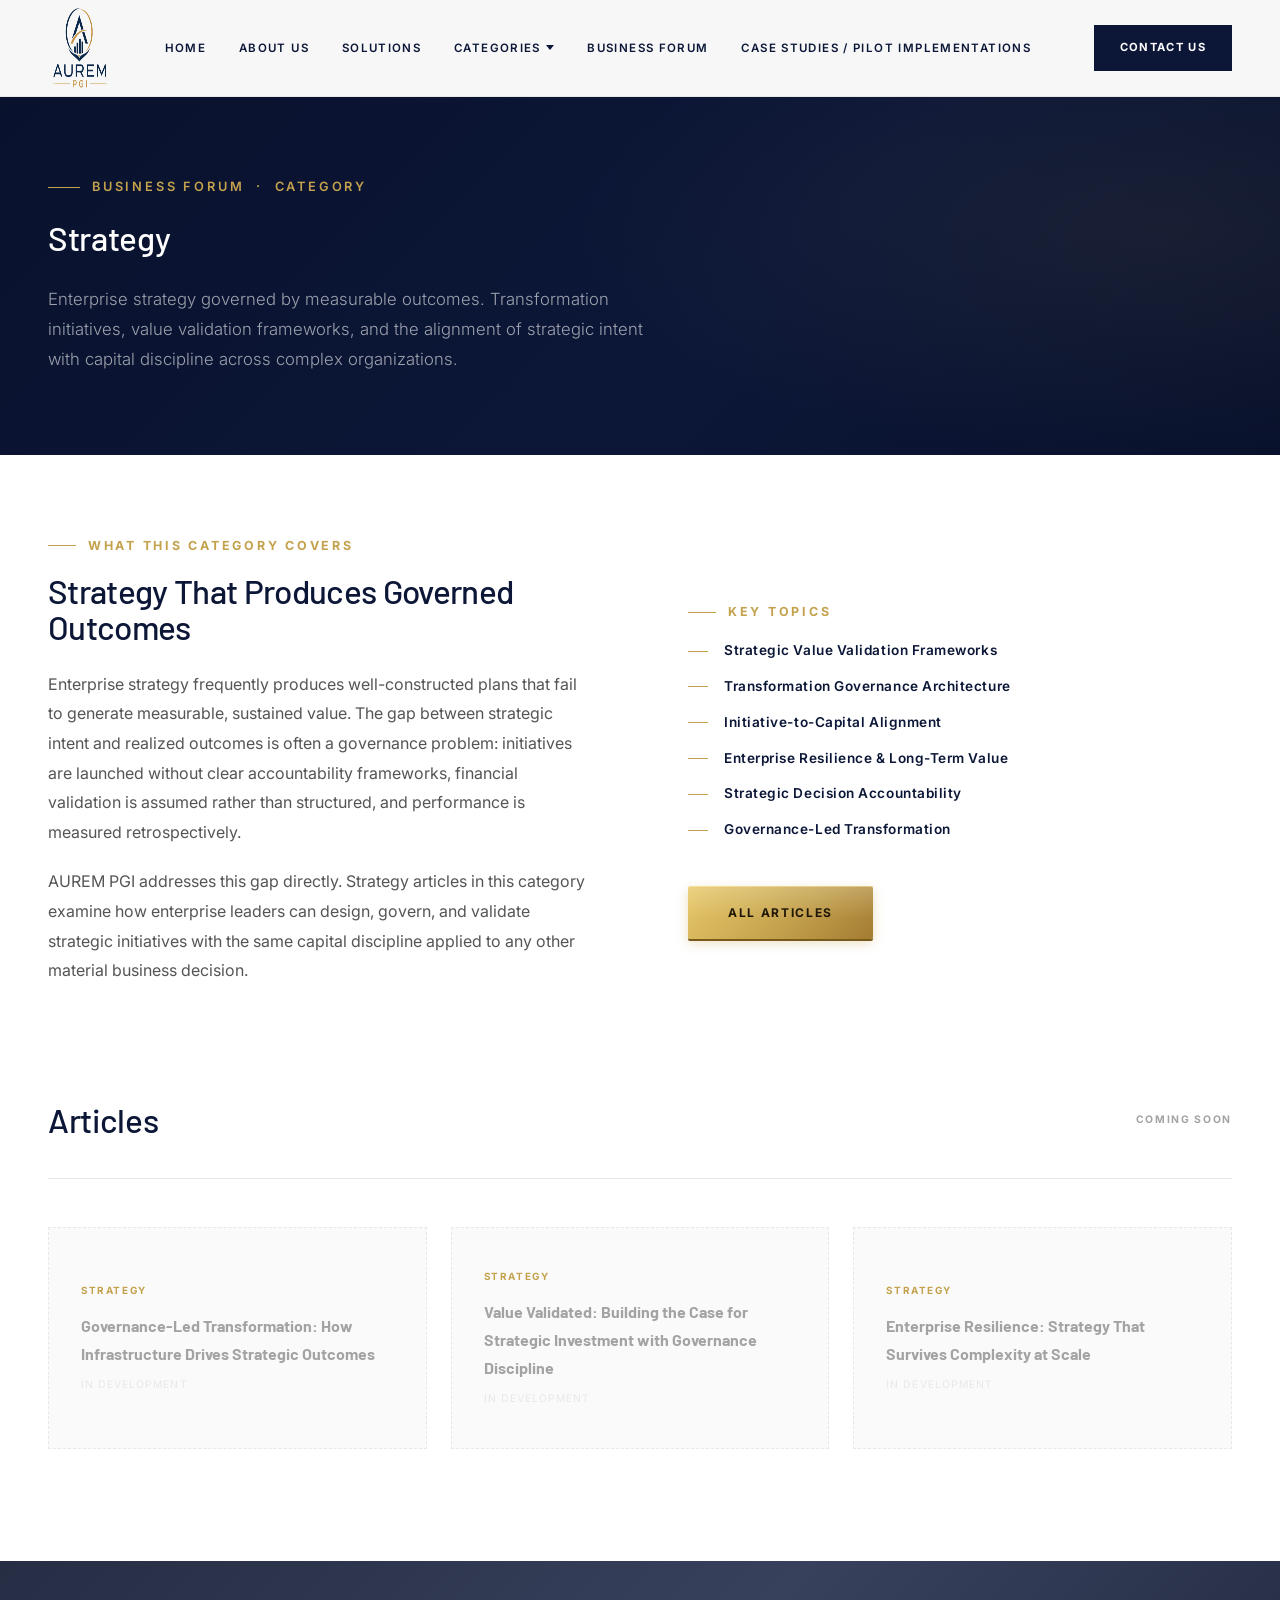
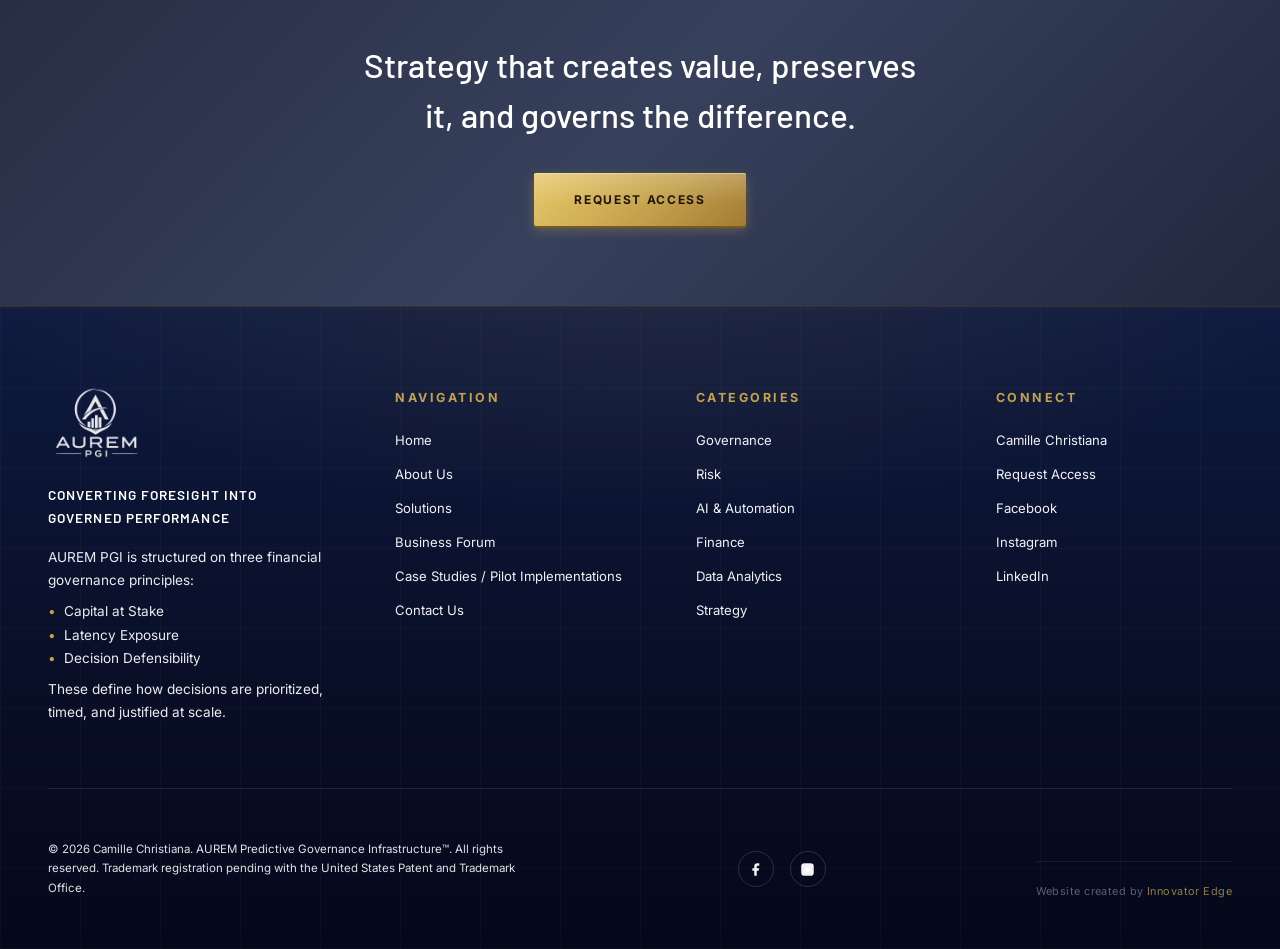
<file: strategy.html>
<!DOCTYPE html>
<html lang="en">
<head>
  <meta charset="UTF-8">
  <meta name="viewport" content="width=device-width, initial-scale=1.0">
  <title>Enterprise Strategy &amp; Governance Articles | AUREM PGI</title>
  <meta name="description" content="Enterprise strategy articles from AUREM PGI — governance-aligned strategy that creates, preserves, and governs sustained organizational value.">
  <link rel="canonical" href="https://aurem-pgi.vercel.app/strategy.html">
  <link rel="icon" type="image/png" href="logo.png">
  <meta property="og:type" content="website">
  <meta property="og:site_name" content="AUREM PGI">
  <meta property="og:title" content="Enterprise Strategy &amp; Governance Articles | AUREM PGI">
  <meta property="og:description" content="Enterprise strategy articles from AUREM PGI — governance-aligned strategy that creates, preserves, and governs sustained organizational value.">
  <meta property="og:url" content="https://aurem-pgi.vercel.app/strategy.html">
  <meta property="og:image" content="https://aurem-pgi.vercel.app/logo.png">
  <meta name="twitter:card" content="summary_large_image">
  <meta name="twitter:title" content="Enterprise Strategy &amp; Governance Articles | AUREM PGI">
  <meta name="twitter:description" content="Enterprise strategy articles from AUREM PGI — governance-aligned strategy that creates, preserves, and governs sustained organizational value.">
  <meta name="twitter:image" content="https://aurem-pgi.vercel.app/logo.png">
  <link rel="stylesheet" href="css/main.css">
  <style>
    .cat-intro { padding: 5rem 3rem 6rem; background: var(--white); }
    .cat-intro-inner { max-width: 1440px; margin: 0 auto; display: grid; grid-template-columns: 1fr 1fr; gap: 6rem; align-items: center; }
    .cat-intro-left h2 { font-size: clamp(1.7rem, 2.6vw, 2.8rem); font-weight: 500; text-transform: none; letter-spacing: -0.02em; color: var(--navy); margin: 0.75rem 0 1.5rem; }
    .cat-intro-left p { font-family: 'Inter',sans-serif; font-size: 1rem; color: var(--g600); line-height: 1.85; margin-bottom: 1.25rem; }
    .key-topic { display: flex; align-items: center; gap: 1rem; font-family: 'Inter',sans-serif; font-size: 0.85rem; font-weight: 600; color: var(--navy); letter-spacing: 0.04em; margin-bottom: 0.75rem; }
    .key-topic::before { content: ''; display: block; width: 20px; height: 1px; background: var(--gold); flex-shrink: 0; }
    .cat-articles { padding: 0 3rem 7rem; background: var(--white); }
    .cat-articles-inner { max-width: 1440px; margin: 0 auto; }
    .cat-articles-header { padding-bottom: 2.5rem; border-bottom: 1px solid var(--g200); margin-bottom: 3rem; display: flex; justify-content: space-between; align-items: center; flex-wrap: wrap; gap: 1rem; }
    .cat-articles-header h2 { font-size: clamp(1.7rem, 2.6vw, 2.8rem); font-weight: 500; text-transform: none; letter-spacing: -0.01em; color: var(--navy); }
    .cat-count { font-family: 'Inter',sans-serif; font-size: 0.65rem; font-weight: 700; letter-spacing: 0.16em; text-transform: uppercase; color: var(--g400); }
    .cat-cta { position: relative; background-image: url('https://images.unsplash.com/photo-1695668548342-c0c1ad479aee?ixlib=rb-4.1.0&w=1600&h=600&fit=crop&auto=format&q=80'); background-size: cover; background-position: center; padding: 5rem 3rem; text-align: center; overflow: hidden; }
    .cat-cta::before { content: ''; position: absolute; inset: 0; background: linear-gradient(135deg, rgba(8,16,42,0.88) 0%, rgba(12,23,56,0.82) 50%, rgba(8,16,42,0.90) 100%); z-index: 0; }
    .cat-cta > * { position: relative; z-index: 1; }
    .cat-cta h2 { font-size: clamp(1.7rem, 2.6vw, 2.8rem); font-weight: 500; color: var(--white); max-width: 560px; margin: 0 auto 2rem; line-height: 1.5; }
    .soon-grid { display: grid; grid-template-columns: repeat(3,1fr); gap: 1.5rem; }
    .soon-card { background: var(--g50); border: 1px dashed var(--g200); padding: 2.5rem 2rem; min-height: 220px; display: flex; flex-direction: column; justify-content: center; }
    .soon-card-cat { font-family: 'Inter',sans-serif; font-size: 0.62rem; font-weight: 700; letter-spacing: 0.16em; text-transform: uppercase; color: var(--gold); margin-bottom: 0.75rem; }
    .soon-card-title { font-family: 'Barlow',sans-serif; font-size: 1rem; font-weight: 700; color: var(--g400); margin-bottom: 0.5rem; }
    .soon-card-label { font-family: 'Inter',sans-serif; font-size: 0.65rem; letter-spacing: 0.1em; text-transform: uppercase; color: var(--g200); }
    @media (max-width:1100px) { .cat-intro-inner { grid-template-columns: 1fr; gap: 3rem; } .soon-grid { grid-template-columns: 1fr 1fr; } }
    @media (max-width:768px) { .cat-intro,.cat-articles { padding: 4rem 1.5rem; } .soon-grid { grid-template-columns: 1fr; } }
  </style>
</head>
<body>

  <nav class="site-nav">
    <div class="nav-inner">
      <a href="index.html" class="nav-logo"><img src="logo-transparent.png" alt="AUREM PGI"></a>
      <ul class="nav-links">
        <li><a href="index.html">Home</a></li><li><a href="about.html">About Us</a></li><li><a href="solutions.html">Solutions</a></li>
        <li>
          <button>Categories <span class="nav-arrow"></span></button>
          <div class="nav-dropdown">
            <a href="governance.html">Governance</a><a href="risk.html">Risk</a>
            <a href="ai-automation.html">AI &amp; Automation</a><a href="finance.html">Finance</a>
            
            <a href="leadership.html">Leadership</a>
            <a href="data-analytics.html">Data Analytics</a>
            <a href="strategy.html" class="active">Strategy</a>
          </div>
        </li>
        <li><a href="business-forum.html">Business Forum</a></li><li><a href="case-studies.html">Case Studies / Pilot Implementations</a></li>
      </ul>
      <a href="contact.html" class="nav-cta">Contact Us</a>
      <button class="nav-hamburger" id="hamburger" onclick="toggleNav()" aria-label="Menu"><span></span><span></span><span></span></button>
    </div>
  </nav>
  <div class="mobile-menu" id="mobileMenu">
    <a href="index.html">Home</a><a href="about.html">About Us</a><a href="solutions.html">Solutions</a>
    <span class="mob-cat">Categories</span>
    <a href="governance.html" class="mob-sub">Governance</a><a href="risk.html" class="mob-sub">Risk</a>
    <a href="ai-automation.html" class="mob-sub">AI &amp; Automation</a><a href="finance.html" class="mob-sub">Finance</a>
    
    <a href="leadership.html" class="mob-sub">Leadership</a>
    <a href="data-analytics.html" class="mob-sub">Data Analytics</a>
    <a href="strategy.html" class="mob-sub">Strategy</a><a href="business-forum.html">Business Forum</a><a href="case-studies.html">Case Studies / Pilot Implementations</a>
    <a href="contact.html" class="m-cta">Contact Us</a>
  </div>

  <section class="page-hero">
    <div class="page-hero-eyebrow fi">Business Forum &nbsp;·&nbsp; Category</div>
    <h1 class="fi d1">Strategy</h1>
    <p class="fi d2">Enterprise strategy governed by measurable outcomes. Transformation initiatives, value validation frameworks, and the alignment of strategic intent with capital discipline across complex organizations.</p>
  </section>

  <section class="cat-intro">
    <div class="cat-intro-inner">
      <div class="cat-intro-left fi">
        <div class="section-label">What This Category Covers</div>
        <h2>Strategy That Produces Governed Outcomes</h2>
        <p>Enterprise strategy frequently produces well-constructed plans that fail to generate measurable, sustained value. The gap between strategic intent and realized outcomes is often a governance problem: initiatives are launched without clear accountability frameworks, financial validation is assumed rather than structured, and performance is measured retrospectively.</p>
        <p>AUREM PGI addresses this gap directly. Strategy articles in this category examine how enterprise leaders can design, govern, and validate strategic initiatives with the same capital discipline applied to any other material business decision.</p>
      </div>
      <div class="fi d1">
        <div class="section-label">Key Topics</div>
        <div class="key-topic">Strategic Value Validation Frameworks</div>
        <div class="key-topic">Transformation Governance Architecture</div>
        <div class="key-topic">Initiative-to-Capital Alignment</div>
        <div class="key-topic">Enterprise Resilience &amp; Long-Term Value</div>
        <div class="key-topic">Strategic Decision Accountability</div>
        <div class="key-topic">Governance-Led Transformation</div>
        <a href="business-forum.html" class="btn-primary" style="margin-top:2rem;">All Articles</a>
      </div>
    </div>
  </section>

  <section class="cat-articles">
    <div class="cat-articles-inner">
      <div class="cat-articles-header fi">
        <h2>Articles</h2>
        <span class="cat-count">Coming Soon</span>
      </div>
      <div class="soon-grid fi d1">
        <div class="soon-card">
          <div class="soon-card-cat">Strategy</div>
          <div class="soon-card-title">Governance-Led Transformation: How Infrastructure Drives Strategic Outcomes</div>
          <div class="soon-card-label">In Development</div>
        </div>
        <div class="soon-card">
          <div class="soon-card-cat">Strategy</div>
          <div class="soon-card-title">Value Validated: Building the Case for Strategic Investment with Governance Discipline</div>
          <div class="soon-card-label">In Development</div>
        </div>
        <div class="soon-card">
          <div class="soon-card-cat">Strategy</div>
          <div class="soon-card-title">Enterprise Resilience: Strategy That Survives Complexity at Scale</div>
          <div class="soon-card-label">In Development</div>
        </div>
      </div>
    </div>
  </section>

  <section class="cat-cta">
    <h2 class="fi">Strategy that creates value, preserves it, and governs the difference.</h2>
    <a href="contact.html" class="btn-primary fi d1">Request Access</a>
  </section>

  <footer class="site-footer">
    <div class="footer-inner">
      <div class="footer-top">
        <div class="footer-brand"><img src="logo-transparent.png" alt="AUREM PGI"><div class="footer-tagline">Converting Foresight into Governed Performance</div><div class="footer-desc">AUREM PGI is structured on three financial governance principles:<ul class="footer-list"><li>Capital at Stake</li><li>Latency Exposure</li><li>Decision Defensibility</li></ul>These define how decisions are prioritized, timed, and justified at scale.</div></div>
        <div class="footer-col"><div class="footer-col-title">Navigation</div><a href="index.html">Home</a><a href="about.html">About Us</a><a href="solutions.html">Solutions</a><a href="business-forum.html">Business Forum</a><a href="case-studies.html">Case Studies / Pilot Implementations</a><a href="contact.html">Contact Us</a></div>
        <div class="footer-col"><div class="footer-col-title">Categories</div><a href="governance.html">Governance</a><a href="risk.html">Risk</a><a href="ai-automation.html">AI &amp; Automation</a><a href="finance.html">Finance</a><a href="data-analytics.html">Data Analytics</a><a href="strategy.html">Strategy</a></div>
        <div class="footer-col"><div class="footer-col-title">Connect</div><a href="https://camillechristiana.com" rel="author" target="_blank">Camille Christiana</a><a href="contact.html">Request Access</a><a href="https://www.facebook.com" target="_blank">Facebook</a><a href="https://www.instagram.com" target="_blank">Instagram</a><a href="https://www.linkedin.com" target="_blank">LinkedIn</a></div>
      </div>
      <div class="footer-bottom">
        <div class="footer-copy">© 2026 Camille Christiana. AUREM Predictive Governance Infrastructure™. All rights reserved. Trademark registration pending with the United States Patent and Trademark Office.</div>
        <div class="footer-social"><a href="#" aria-label="Facebook"><svg viewBox="0 0 24 24"><path d="M18 2h-3a5 5 0 00-5 5v3H7v4h3v8h4v-8h3l1-4h-4V7a1 1 0 011-1h3z"/></svg></a><a href="#" aria-label="Instagram"><svg viewBox="0 0 24 24"><rect x="2" y="2" width="20" height="20" rx="5" ry="5"/><path d="M16 11.37A4 4 0 1112.63 8 4 4 0 0116 11.37z"/><line x1="17.5" y1="6.5" x2="17.51" y2="6.5" stroke-width="2" stroke="currentColor"/></svg></a></div>
      <div class="footer-credit">Website created by <a href="https://innovatoredge.com" target="_blank">Innovator Edge</a></div>
      </div>
    </div>
  </footer>

  <script>
    function toggleNav() { document.getElementById('mobileMenu').classList.toggle('open'); }
    // nav-dropdown-toggle
    document.querySelectorAll('.nav-links > li > button').forEach(function(btn) {
      btn.addEventListener('click', function(e) {
        e.stopPropagation();
        var li = this.closest('li');
        var isOpen = li.classList.contains('open');
        document.querySelectorAll('.nav-links > li').forEach(function(el) { el.classList.remove('open'); });
        if (!isOpen) li.classList.add('open');
      });
    });
    document.addEventListener('click', function() {
      document.querySelectorAll('.nav-links > li').forEach(function(el) { el.classList.remove('open'); });
    });
    const io = new IntersectionObserver((entries) => { entries.forEach(e => { if (e.isIntersecting) { e.target.classList.add('up'); io.unobserve(e.target); } }); }, { threshold: 0.1 });
    document.querySelectorAll('.fi').forEach(el => io.observe(el));
  </script>
</body>
</html>
</file>
<file: css/main.css>
/* ─── AUREM-PGI | Shared Stylesheet ──────────────────────────────────────── */

@import url('https://fonts.googleapis.com/css2?family=Barlow:wght@300;400;600;700;800&family=Inter:wght@300;400;500;600;700&display=swap');

/* ─── Variables ──────────────────────────────────────────────────────────── */
:root {
  --navy:      #0c1738;
  --navy-mid:  #162050;
  --navy-deep: #08102a;
  --gold:      #c4a24d;
  --gold-lt:   #d4b460;
  --gold-dk:   #a07830;
  --white:     #ffffff;
  --g50:       #fafafa;
  --g100:      #f4f4f4;
  --g200:      #e8e8e8;
  --g400:      #a3a3a3;
  --g600:      #555555;
  --nav-h:     96px;
}

/* ─── Reset & Base ───────────────────────────────────────────────────────── */
*, *::before, *::after { box-sizing: border-box; margin: 0; padding: 0; }

html { scroll-behavior: smooth; }

body {
  font-family: 'Inter', sans-serif;
  background: var(--white);
  color: var(--navy);
  font-size: 19px;
  line-height: 1.75;
  overflow-x: hidden;
}

h1, h2, h3, h4 { font-family: 'Barlow', sans-serif; font-style: normal; line-height: 1.1; }

img { display: block; max-width: 100%; }

a { text-decoration: none; color: inherit; }

/* ─── Navigation ─────────────────────────────────────────────────────────── */
.site-nav {
  position: fixed;
  inset: 0 0 auto;
  z-index: 500;
  background: rgba(255,255,255,0.97);
  backdrop-filter: blur(16px);
  -webkit-backdrop-filter: blur(16px);
  border-bottom: 1px solid var(--g200);
}

.nav-inner {
  max-width: 1440px;
  margin: 0 auto;
  padding: 0 3rem;
  height: var(--nav-h);
  display: flex;
  align-items: center;
  gap: 2.5rem;
}

.nav-logo img {
  height: 84px;
  width: auto;
  display: block;
}

.nav-links {
  display: flex;
  align-items: center;
  gap: 0.25rem;
  list-style: none;
  margin-left: auto;
}

.nav-links > li { position: relative; }

.nav-links > li > a,
.nav-links > li > button {
  font-family: 'Inter', sans-serif;
  font-size: 0.72rem;
  font-weight: 600;
  letter-spacing: 0.12em;
  text-transform: uppercase;
  color: var(--navy);
  padding: 0.5rem 0.9rem;
  border: none;
  background: none;
  cursor: pointer;
  transition: color 0.2s;
  display: flex;
  align-items: center;
  gap: 0.35rem;
  white-space: nowrap;
}

.nav-links > li > a:hover,
.nav-links > li > button:hover { color: var(--gold); }

.nav-links > li > a.active { color: var(--gold); }

/* Dropdown arrow */
.nav-arrow {
  width: 0; height: 0;
  border-left: 4px solid transparent;
  border-right: 4px solid transparent;
  border-top: 5px solid currentColor;
  transition: transform 0.2s;
}

.nav-links > li:hover .nav-arrow { transform: rotate(180deg); }

/* Dropdown menu */
.nav-dropdown {
  display: none;
  position: absolute;
  top: 100%;
  left: 0;
  background: var(--white);
  border: 1px solid var(--g200);
  border-top: 2px solid var(--gold);
  min-width: 220px;
  box-shadow: 0 8px 32px rgba(12,23,56,0.12);
  z-index: 100;
}

.nav-links > li:hover .nav-dropdown,
.nav-links > li.open .nav-dropdown { display: block; }

.nav-links > li.open .nav-arrow { transform: rotate(180deg); }

.nav-dropdown a {
  display: block;
  font-family: 'Inter', sans-serif;
  font-size: 0.72rem;
  font-weight: 500;
  letter-spacing: 0.08em;
  text-transform: uppercase;
  color: var(--navy);
  padding: 0.85rem 1.25rem;
  border-bottom: 1px solid var(--g100);
  transition: background 0.15s, color 0.15s;
}

.nav-dropdown a:last-child { border-bottom: none; }
.nav-dropdown a:hover { background: var(--g50); color: var(--gold); }

.nav-cta {
  font-family: 'Inter', sans-serif;
  font-size: 0.7rem;
  font-weight: 700;
  letter-spacing: 0.12em;
  text-transform: uppercase;
  color: var(--white);
  background: var(--navy);
  padding: 0.7rem 1.5rem;
  border: 2px solid var(--navy);
  transition: background 0.2s, color 0.2s;
  white-space: nowrap;
  margin-left: 0.5rem;
}

.nav-cta:hover { background: var(--gold); border-color: var(--gold); color: var(--navy); }

/* Hamburger */
.nav-hamburger {
  display: none;
  flex-direction: column;
  gap: 5px;
  cursor: pointer;
  background: none;
  border: none;
  padding: 8px;
  margin-left: auto;
}

.nav-hamburger span {
  display: block;
  width: 24px;
  height: 2px;
  background: var(--navy);
  transition: transform 0.25s, opacity 0.25s;
}

/* Mobile menu */
.mobile-menu {
  display: none;
  flex-direction: column;
  background: var(--white);
  border-top: 1px solid var(--g200);
  padding: 1.5rem;
  position: fixed;
  top: var(--nav-h);
  inset: var(--nav-h) 0 auto;
  z-index: 490;
  max-height: calc(100vh - var(--nav-h));
  overflow-y: auto;
}

.mobile-menu.open { display: flex; }

.mobile-menu a, .mobile-menu .mob-cat {
  font-family: 'Inter', sans-serif;
  font-size: 0.8rem;
  font-weight: 600;
  letter-spacing: 0.1em;
  text-transform: uppercase;
  color: var(--navy);
  padding: 0.9rem 0;
  border-bottom: 1px solid var(--g100);
}

.mobile-menu .mob-sub {
  font-size: 0.72rem;
  font-weight: 500;
  color: var(--g600);
  padding: 0.65rem 0 0.65rem 1.2rem;
  border-bottom: 1px solid var(--g100);
}

.mobile-menu .m-cta {
  color: var(--gold);
  font-weight: 700;
  margin-top: 1rem;
  border-bottom: none;
}

/* ─── Footer ─────────────────────────────────────────────────────────────── */
.site-footer {
  background:
    radial-gradient(ellipse 80% 60% at 50% -10%, rgba(196,162,77,0.12) 0%, transparent 70%),
    linear-gradient(180deg, #0e1a40 0%, #090f28 55%, #04081a 100%);
  border-top: 1px solid rgba(196,162,77,0.28);
  padding: 5rem 3rem 3rem;
  position: relative;
  overflow: hidden;
}

.site-footer::before {
  content: '';
  position: absolute;
  inset: 0;
  background-image:
    repeating-linear-gradient(
      90deg,
      rgba(255,255,255,0.025) 0px,
      rgba(255,255,255,0.025) 1px,
      transparent 1px,
      transparent 80px
    ),
    repeating-linear-gradient(
      0deg,
      rgba(255,255,255,0.025) 0px,
      rgba(255,255,255,0.025) 1px,
      transparent 1px,
      transparent 80px
    );
  pointer-events: none;
  z-index: 0;
}

.site-footer .footer-inner {
  position: relative;
  z-index: 1;
}

.footer-inner {
  max-width: 1440px;
  margin: 0 auto;
}

.footer-top {
  display: grid;
  grid-template-columns: 1.2fr 1fr 1fr 1fr;
  gap: 4rem;
  padding-bottom: 4rem;
  border-bottom: 1px solid rgba(255,255,255,0.08);
  margin-bottom: 3rem;
}

.footer-brand img { height: 72px; width: auto; margin-bottom: 1.5rem; filter: brightness(0) invert(1); opacity: 0.9; }

.footer-tagline {
  font-family: 'Barlow', sans-serif;
  font-size: 0.85rem;
  font-weight: 600;
  letter-spacing: 0.08em;
  text-transform: uppercase;
  color: rgba(255,255,255,1);
  margin-bottom: 1rem;
}

.footer-desc {
  font-family: 'Inter', sans-serif;
  font-size: 0.85rem;
  color: rgba(255,255,255,0.92);
  line-height: 1.7;
}

.footer-list {
  list-style: none;
  padding: 0;
  margin: 0.5rem 0 0.5rem 0;
}

.footer-list li {
  font-family: 'Inter', sans-serif;
  font-size: 0.85rem;
  color: rgba(255,255,255,0.92);
  line-height: 1.7;
  padding-left: 1rem;
  position: relative;
}

.footer-list li::before {
  content: '•';
  position: absolute;
  left: 0;
  color: var(--gold);
}

.footer-col-title {
  font-family: 'Inter', sans-serif;
  font-size: 0.78rem;
  font-weight: 700;
  letter-spacing: 0.2em;
  text-transform: uppercase;
  color: var(--gold);
  margin-bottom: 1.25rem;
}

.footer-col a {
  display: block;
  font-family: 'Inter', sans-serif;
  font-size: 0.82rem;
  color: rgba(255,255,255,0.95);
  margin-bottom: 0.7rem;
  transition: color 0.2s;
}

.footer-col a:hover { color: var(--gold); }

.footer-bottom {
  display: flex;
  justify-content: space-between;
  align-items: center;
  flex-wrap: wrap;
  gap: 1rem;
}

.footer-copy {
  font-family: 'Inter', sans-serif;
  font-size: 0.72rem;
  color: rgba(255,255,255,0.88);
  line-height: 1.7;
  max-width: 480px;
}

.footer-social { display: flex; gap: 1rem; }

.footer-social a {
  width: 36px; height: 36px;
  border: 1px solid rgba(255,255,255,0.15);
  border-radius: 50%;
  display: flex;
  align-items: center;
  justify-content: center;
  transition: border-color 0.2s, background 0.2s;
}

.footer-social a:hover { border-color: var(--gold); background: rgba(196,162,77,0.1); }

.footer-social svg { width: 15px; height: 15px; fill: rgba(255,255,255,0.95); }
.footer-social a:hover svg { fill: var(--gold); }

.footer-credit {
  margin-top: 1.5rem;
  padding-top: 1.25rem;
  border-top: 1px solid rgba(255,255,255,0.07);
  text-align: center;
  font-family: 'Inter', sans-serif;
  font-size: 0.68rem;
  color: rgba(255,255,255,0.35);
  letter-spacing: 0.04em;
}

.footer-credit a {
  color: var(--gold);
  text-decoration: none;
  opacity: 0.75;
  transition: opacity 0.2s;
}

.footer-credit a:hover { opacity: 1; }

/* ─── Page Hero (inner pages) ────────────────────────────────────────────── */
.page-hero {
  background: var(--navy);
  background-image: url('https://images.unsplash.com/photo-1695668548342-c0c1ad479aee?ixlib=rb-4.1.0&w=1600&h=800&fit=crop&auto=format&q=80');
  background-size: cover;
  background-position: center;
  padding: calc(var(--nav-h) + 5rem) 3rem 5rem;
  position: relative;
  overflow: hidden;
}

.page-hero::before {
  content: '';
  position: absolute;
  inset: 0;
  background: linear-gradient(135deg, rgba(8,16,42,0.88) 0%, rgba(12,23,56,0.82) 60%, rgba(8,16,42,0.90) 100%);
  z-index: 0;
}

.page-hero::after {
  content: '';
  position: absolute;
  inset: 0;
  background: radial-gradient(ellipse 70% 80% at 90% 50%, rgba(196,162,77,0.08) 0%, transparent 65%);
  pointer-events: none;
  z-index: 2;
}

.page-hero > * { position: relative; z-index: 1; }

.page-hero-eyebrow {
  font-family: 'Inter', sans-serif;
  font-size: 0.8rem;
  font-weight: 600;
  letter-spacing: 0.22em;
  text-transform: uppercase;
  color: var(--gold);
  margin-bottom: 1.25rem;
  display: flex;
  align-items: center;
  gap: 0.75rem;
}

.page-hero-eyebrow::before {
  content: '';
  display: block;
  width: 32px; height: 1px;
  background: var(--gold);
}

.page-hero h1 {
  font-family: 'Barlow', sans-serif;
  font-size: clamp(1.7rem, 2.6vw, 2.8rem);
  font-weight: 500;
  text-transform: none;
  letter-spacing: -0.01em;
  line-height: 1.25;
  color: var(--white);
  max-width: 900px;
  margin-bottom: 1.5rem;
}

.page-hero p {
  font-family: 'Inter', sans-serif;
  font-size: 1.05rem;
  font-weight: 300;
  color: rgba(255,255,255,0.6);
  max-width: 620px;
  line-height: 1.8;
}

/* ─── Section Label ──────────────────────────────────────────────────────── */
.section-label {
  font-family: 'Inter', sans-serif;
  font-size: 0.78rem;
  font-weight: 700;
  letter-spacing: 0.22em;
  text-transform: uppercase;
  color: var(--gold);
  margin-bottom: 1rem;
  display: flex;
  align-items: center;
  gap: 0.75rem;
}

.section-label::before {
  content: '';
  display: block;
  width: 28px; height: 1px;
  background: var(--gold);
}

/* ─── Buttons ────────────────────────────────────────────────────────────── */
.btn-primary {
  font-family: 'Inter', sans-serif;
  font-size: 0.75rem;
  font-weight: 700;
  letter-spacing: 0.14em;
  text-transform: uppercase;
  color: #1a1000;
  background: linear-gradient(135deg, #e8c96a 0%, #c4a24d 28%, #a07830 52%, #c4a24d 72%, #e0bb5e 100%);
  background-size: 200% 200%;
  animation: goldShimmer 4s ease infinite;
  border: none;
  padding: 1rem 2.5rem;
  display: inline-block;
  position: relative;
  border-radius: 2px;
  box-shadow: 0 2px 0 #7a5a1a, 0 4px 12px rgba(196,162,77,0.35), inset 0 1px 0 rgba(255,240,160,0.45);
  transition: transform 0.18s ease, box-shadow 0.18s ease;
  cursor: pointer;
  text-decoration: none;
}

.btn-primary::after {
  content: '';
  position: absolute;
  inset: 0;
  border-radius: 2px;
  background: linear-gradient(to bottom, rgba(255,255,255,0.18) 0%, transparent 60%);
  pointer-events: none;
}

.btn-primary:hover { transform: translateY(-3px); box-shadow: 0 4px 0 #7a5a1a, 0 8px 20px rgba(196,162,77,0.45); }
.btn-primary:active { transform: translateY(1px); }

@keyframes goldShimmer {
  0%   { background-position: 0% 50%; }
  50%  { background-position: 100% 50%; }
  100% { background-position: 0% 50%; }
}

.btn-outline {
  font-family: 'Inter', sans-serif;
  font-size: 0.72rem;
  font-weight: 600;
  letter-spacing: 0.12em;
  text-transform: uppercase;
  color: var(--white);
  border: 1px solid rgba(255,255,255,0.3);
  padding: 0.85rem 2rem;
  display: inline-block;
  transition: border-color 0.2s, color 0.2s, background 0.2s;
  border-radius: 2px;
}

.btn-outline:hover { border-color: var(--gold); color: var(--gold); }

.btn-ghost {
  font-family: 'Inter', sans-serif;
  font-size: 0.75rem;
  font-weight: 700;
  letter-spacing: 0.1em;
  text-transform: uppercase;
  color: var(--navy);
  border: none;
  border-bottom: 2px solid var(--gold);
  padding-bottom: 2px;
  background: none;
  cursor: pointer;
  transition: color 0.2s;
}

.btn-ghost:hover { color: var(--gold); }

/* ─── Article Cards ──────────────────────────────────────────────────────── */
.article-grid {
  display: grid;
  grid-template-columns: repeat(3, 1fr);
  gap: 2rem;
}

.article-card {
  background: var(--white);
  border: 1px solid var(--g200);
  border-top: 3px solid var(--gold);
  overflow: hidden;
  transition: transform 0.3s, box-shadow 0.3s;
  position: relative;
}

.article-card::before {
  content: '';
  position: absolute;
  top: 0; left: -100%; width: 60%; height: 100%;
  background: linear-gradient(90deg, transparent, rgba(196,162,77,0.05), transparent);
  transition: left 0.6s;
  z-index: 1;
  pointer-events: none;
}

.article-card:hover { transform: translateY(-4px); box-shadow: 0 12px 40px rgba(12,23,56,0.1); }
.article-card:hover::before { left: 150%; }

.article-thumb {
  width: 100%;
  height: 200px;
  overflow: hidden;
}

.article-thumb img {
  width: 100%; height: 100%;
  object-fit: cover;
  transition: transform 0.5s;
}

.article-card:hover .article-thumb img { transform: scale(1.05); }

.article-body { padding: 1.75rem 2rem 2rem; }

.article-cat {
  font-size: 0.65rem;
  font-weight: 700;
  letter-spacing: 0.16em;
  text-transform: uppercase;
  color: var(--gold);
  margin-bottom: 0.75rem;
}

.article-card h3 {
  font-size: 1.05rem;
  font-weight: 700;
  color: var(--navy);
  line-height: 1.4;
  margin-bottom: 0.85rem;
}

.article-card p {
  font-size: 0.92rem;
  color: var(--g600);
  line-height: 1.75;
  margin-bottom: 1.25rem;
}

.article-meta {
  font-size: 0.75rem;
  color: var(--g400);
  margin-bottom: 1.25rem;
  letter-spacing: 0.04em;
}

/* ─── Fade-in animations ─────────────────────────────────────────────────── */
.fi {
  opacity: 0;
  transform: translateY(22px);
  transition: opacity 0.7s ease, transform 0.7s ease;
}

.fi.up { opacity: 1; transform: translateY(0); }

.d1 { transition-delay: 0.1s; }
.d2 { transition-delay: 0.2s; }
.d3 { transition-delay: 0.3s; }
.d4 { transition-delay: 0.4s; }

/* ─── Article Modal ──────────────────────────────────────────────────────── */
.article-overlay {
  display: none;
  position: fixed;
  inset: 0;
  z-index: 9000;
  background: #f0f2f5;
  overflow-y: auto;
  overscroll-behavior: contain;
}

.article-overlay.open { display: block; }

.article-modal {
  max-width: 820px;
  margin: 0 auto;
  background: var(--white);
  min-height: 100vh;
  position: relative;
  box-shadow: 0 0 60px rgba(0,0,0,0.08);
}

.article-modal-hero { position: relative; height: 340px; overflow: hidden; }
.article-modal-hero img { width: 100%; height: 100%; object-fit: cover; }
.article-modal-hero-overlay {
  position: absolute; inset: 0;
  background: linear-gradient(to bottom, rgba(12,23,56,0.2) 0%, rgba(12,23,56,0.55) 100%);
}

.article-modal-hero-logo {
  position: absolute; bottom: 24px; left: 36px;
  height: 44px; width: auto;
  filter: brightness(0) invert(1);
  opacity: 0.9;
}

.article-modal-close {
  position: absolute; top: 20px; right: 24px;
  width: 44px; height: 44px;
  background: rgba(255,255,255,0.2);
  border: 1px solid rgba(255,255,255,0.4);
  border-radius: 50%;
  color: white; font-size: 1.2rem;
  cursor: pointer;
  display: flex; align-items: center; justify-content: center;
  transition: background 0.2s;
  z-index: 10;
}

.article-modal-close:hover { background: rgba(255,255,255,0.35); }

.article-modal-body { padding: 3.5rem 4rem 5rem; }
.article-modal-cat { font-size: 0.65rem; font-weight: 700; letter-spacing: 0.2em; text-transform: uppercase; color: var(--gold); margin-bottom: 1.25rem; }
.article-modal-title { font-family: 'Barlow', sans-serif; font-size: clamp(1.6rem, 3vw, 2.4rem); font-weight: 500; color: var(--navy); line-height: 1.25; letter-spacing: -0.01em; text-transform: none; margin-bottom: 1.5rem; }
.article-modal-meta { font-size: 0.8rem; color: var(--g400); letter-spacing: 0.04em; margin-bottom: 2.5rem; padding-bottom: 2.5rem; border-bottom: 1px solid var(--g200); }
.article-modal-intro { font-size: 1.1rem; font-weight: 400; line-height: 1.85; color: #333; margin-bottom: 2.5rem; border-left: 3px solid var(--gold); padding-left: 1.5rem; }
.article-modal-section-title { font-family: 'Barlow', sans-serif; font-size: 0.72rem; font-weight: 700; letter-spacing: 0.18em; text-transform: uppercase; color: var(--gold); margin: 3rem 0 1rem; }
.article-modal-body p { font-size: 1rem; line-height: 1.9; color: #444; margin-bottom: 1.4rem; }
.article-modal-list { margin: 0 0 1.5rem; padding: 0; list-style: none; }
.article-modal-list li { font-size: 1rem; line-height: 1.8; color: #444; padding-left: 1.5rem; position: relative; margin-bottom: 0.6rem; }
.article-modal-list li::before { content: ''; position: absolute; left: 0; top: 0.7em; width: 6px; height: 6px; border-radius: 50%; background: var(--gold); }
.article-modal-copyright { margin-top: 4rem; padding-top: 2rem; border-top: 1px solid var(--g200); font-size: 0.78rem; color: var(--g400); line-height: 1.7; }

/* ─── Responsive ─────────────────────────────────────────────────────────── */
@media (max-width: 1100px) {
  .article-grid { grid-template-columns: 1fr 1fr; }
  .footer-top { grid-template-columns: 1fr 1fr; gap: 2.5rem; }
}

@media (max-width: 768px) {
  :root { --nav-h: 80px; }
  .nav-inner { padding: 0 1.5rem; }
  .nav-links, .nav-cta { display: none; }
  .nav-hamburger { display: flex; }
  .article-grid { grid-template-columns: 1fr; }
  .footer-top { grid-template-columns: 1fr; gap: 2rem; }
  .site-footer { padding: 3rem 1.5rem 2rem; }
  .page-hero { padding: calc(var(--nav-h) + 3rem) 1.5rem 3rem; }
  .article-modal-body { padding: 2rem 1.5rem 4rem; }
  .article-modal-hero { height: 220px; }
  .btn-primary {
    display: block;
    width: 100%;
    text-align: center;
    padding: 0.85rem 1rem;
    font-size: 0.68rem;
    letter-spacing: 0.04em;
    box-sizing: border-box;
  }
  .btn-outline {
    display: block;
    width: 100%;
    text-align: center;
    padding: 0.8rem 1rem;
    font-size: 0.68rem;
    letter-spacing: 0.03em;
    box-sizing: border-box;
  }
}

@media (max-width: 480px) {
  .footer-bottom { flex-direction: column; align-items: flex-start; }
}
</file>
